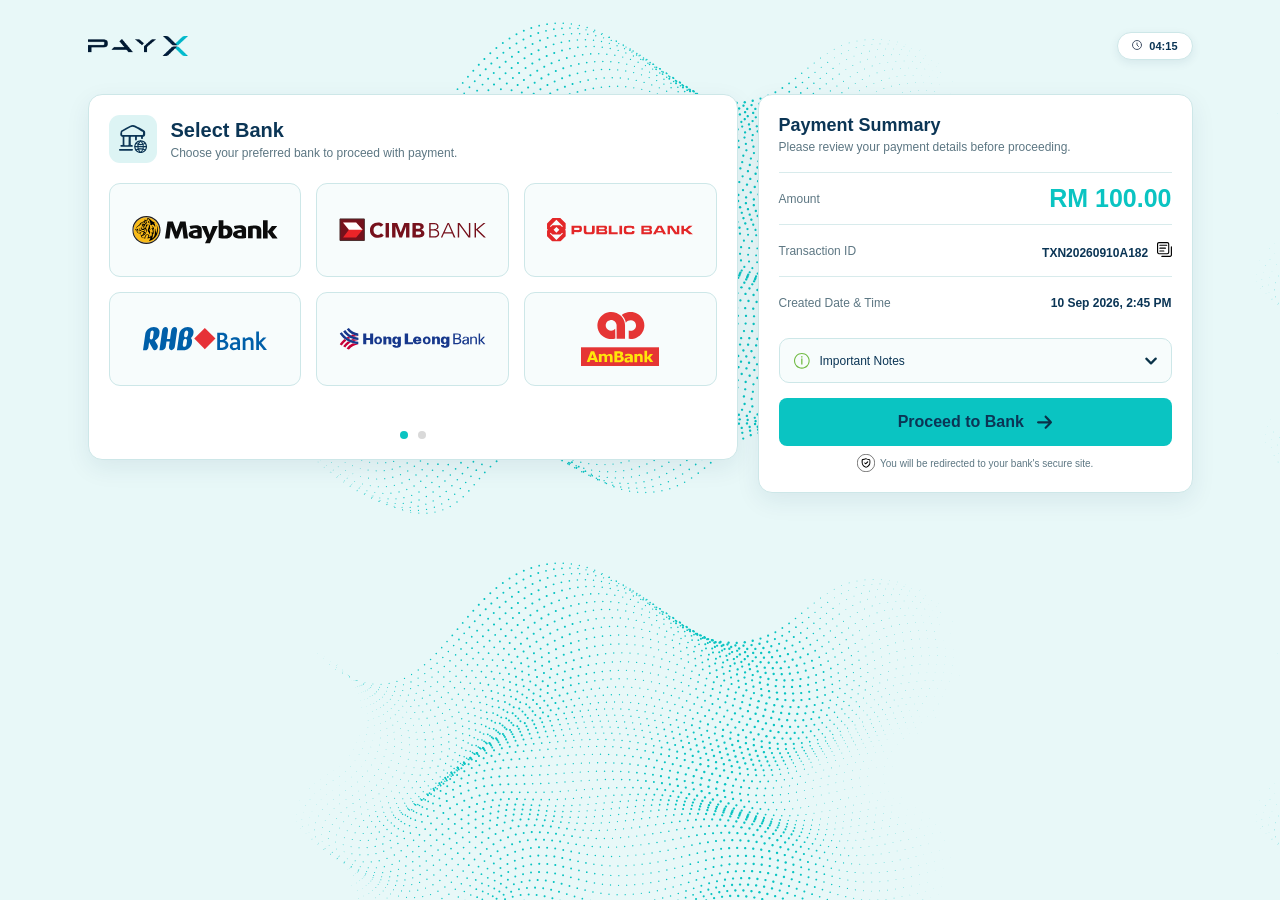
<file: index.html>
<!doctype html>
<html lang="en">
<head>
<meta charset="utf-8">
<meta name="viewport" content="width=device-width,initial-scale=1">

<title>Select Bank</title>
<link rel="stylesheet" href="style.css">
</head>
<body>
<main class="page">

  <header class="topbar">
    <img src="assets/logo-pax.png" class="vaderpay" alt="pax">
    <div class="timer"><span><img src="assets/payment_gateway/icn-timer.svg" /></span><strong id="timer">04:16</strong></div>
  </header>

  <section class="layout">
    <section class="bank-card">
      <div class="section-head">
        <div class="section-icon"><img src="assets/bank/icn-bank.svg" /></div>
        <div>
          <h1>Select Bank</h1>
          <p>Choose your preferred bank to proceed with payment.</p>
        </div>
      </div>

      <div class="banks" id="banks" aria-label="Available banks"></div>
      <p id="bankStatus" class="bank-status" role="status" aria-live="polite"></p>

      <div class="dots" id="dots"></div>
    </section>

    <aside class="summary-card">
      <h2>Payment Summary</h2>
      <p class="summary-sub">Please review your payment details before proceeding.</p>

      <div class="summary-row amount">
        <span>Amount</span>
        <strong>RM 100.00</strong>
      </div>
      <div class="summary-row">
        <span>Transaction ID</span>
        <strong>TXN20260910A182 <button class="copy" type="button" aria-label="Copy transaction ID"><img src="assets/payment_gateway/copy-icon_white.svg" alt=""></button></strong>
      </div>
      <div class="summary-row">
        <span>Created Date &amp; Time</span>
        <strong>10 Sep 2026, 2:45 PM</strong>
      </div>

      <button class="important" id="importantBtn" type="button">
          <img src="assets/bank/green-info.svg" /><span>Important Notes</span><img class="dropdown-icon" src="assets/payment_gateway/icn-dropdown-w.svg" alt="">
      </button>
      <div class="important-content" id="importantContent">
        <ul>
          <li>Kindly ensure your bank account has been activated for online payment processing.</li>
          <li>Kindly ensure that you have sufficient funds in the account.</li>
          <li>Please do not refresh your browser.</li>
          <li>Please do not click on any submit button more than once.</li>
        </ul>
      </div>

      <button class="proceed" id="proceed" type="button">Proceed to Bank <img src="assets/payment_gateway/icn-arrow.svg" alt=""></button>
        <div class="redirect"><img style="width: 18px; height: auto; margin-top: -4px;" src="assets/payment_gateway/icn-secure-blk.svg" /> &nbsp; You will be redirected to your bank's secure site.</div>
    </aside>
  </section>
</main>
<script src="script.js"></script>
</body>
</html>
</file>
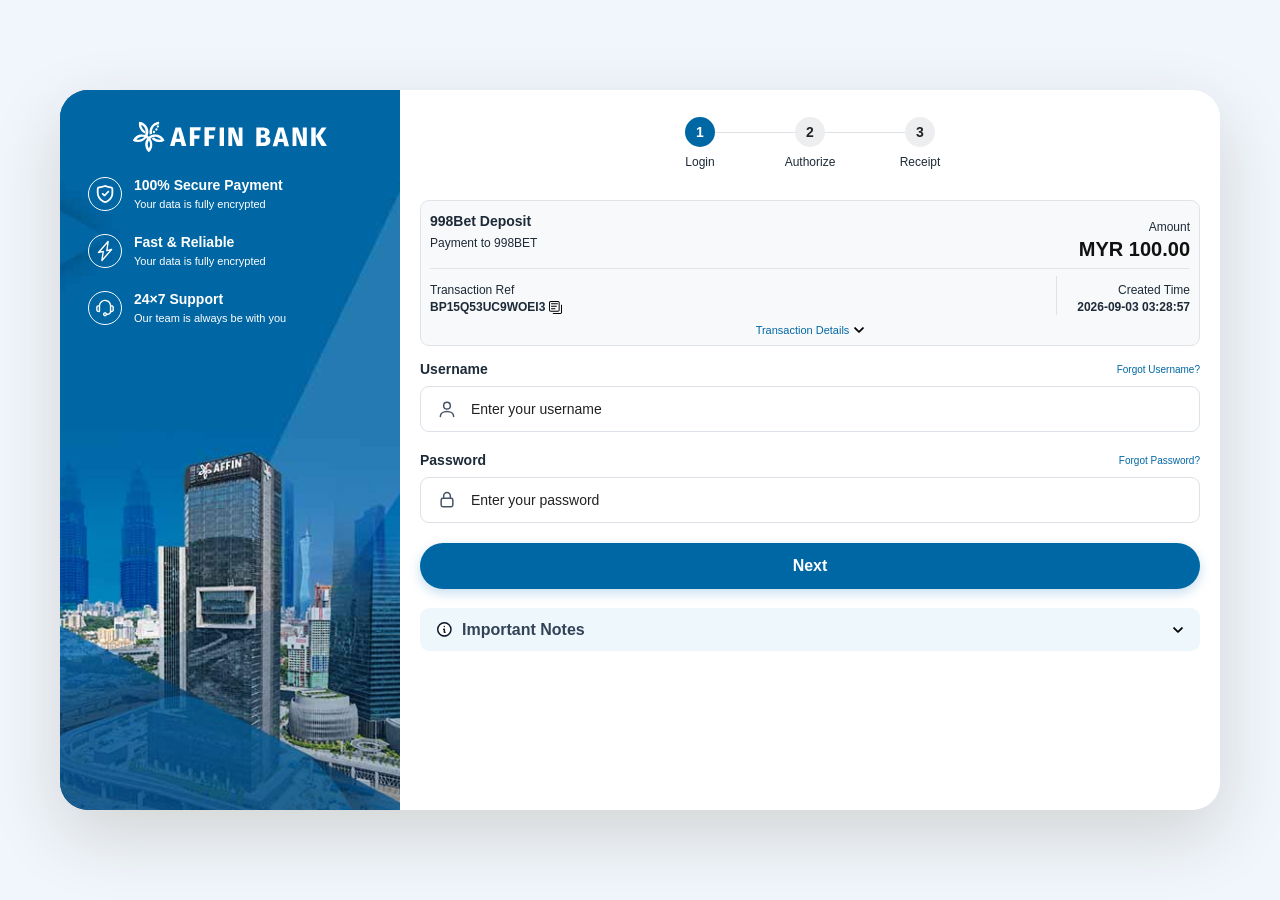
<file: banks/affin/index.html>
<!doctype html>
<html lang="en">
<head>
<meta charset="utf-8">
<meta name="viewport" content="width=device-width,initial-scale=1">
<title>Affin Bank Login | Payment Gateway Demo</title>
<link rel="stylesheet" href="style.css">
</head>
<body>
<main class="page">

  <!-- DESKTOP -->
  <section class="desktop-shell">
    <aside class="red-panel">
      <div class="brand">
        <img src="assets/bank/bank-Affin.svg" alt="Affin Bank">
      </div>

      <div class="trust trust-left">
        <div class="trust-item">
          <img src="assets/payment_gateway/icn-secure.svg" alt="">
          <div><strong>100% Secure Payment</strong><span>Your data is fully encrypted</span></div>
        </div>
        <div class="trust-item">
          <img src="assets/payment_gateway/icn-fast.svg" alt="">
          <div><strong>Fast &amp; Reliable</strong><span>Your data is fully encrypted</span></div>
        </div>
        <div class="trust-item">
          <img src="assets/payment_gateway/icn-support.svg" alt="">
          <div><strong>24×7 Support</strong><span>Our team is always be with you</span></div>
        </div>
      </div>
      <div class="city-glow"></div>
    </aside>

    <section class="white-panel">
      <div class="stepper">
        <div class="step active"><b>1</b><span>Login</span></div>
        <div class="step"><b>2</b><span>Authorize</span></div>
        <div class="step"><b>3</b><span>Receipt</span></div>
      </div>

      <div class="transaction-card">
        <div class="tx-top">
          <div><strong>998Bet Deposit</strong><span>Payment to 998BET</span></div>
          <div class="amount"><span>Amount</span><strong>MYR 100.00</strong></div>
        </div>
        <div class="tx-meta">
          <div><span>Transaction Ref</span><strong>BP15Q53UC9WOEI3 <button id="copyDesktop" type="button"><img src="assets/payment_gateway/icn-copy.svg" alt="Copy"></button></strong></div>
          <div><span>Created Time</span><strong>2026-09-03 03:28:57</strong></div>
        </div>
        <button class="tx-details" type="button">Transaction Details <img src="assets/payment_gateway/icn-dropdown.svg" alt=""></button>
        <div class="transaction-extra">
          <div><span>Payment Method</span><strong>Online Transfer</strong></div>
          <div><span>Payment Channel</span><strong>VADERPAY</strong></div>
          <div><span>Package</span><strong>No Bonus</strong></div>
        </div>
      </div>

      <form class="login-form" id="desktopForm" novalidate>
        <div class="field">
          <div class="field-head"><label>Username</label><a href="#">Forgot Username?</a></div>
          <div class="input"><img src="assets/payment_gateway/icn-user.svg" onerror="this.style.display='none'" alt=""><span class="fallback"><img src="assets/payment_gateway/icn-user.svg" /></span><input id="duser" placeholder="Enter your username"></div>
        </div>
        <div class="field">
          <div class="field-head"><label>Password</label><a href="#">Forgot Password?</a></div>
          <div class="input"><img src="assets/payment_gateway/icn-lock.svg" onerror="this.style.display='none'" alt=""><span class="fallback"><img src="assets/payment_gateway/icn-lock.svg" /></span><input id="dpass" type="password" placeholder="Enter your password"></div>
        </div>
        <button class="next" type="submit">Next</button>
        <button class="notes" type="button" id="dNotes" aria-expanded="false" aria-controls="dNotesContent"><span><img src="assets/payment_gateway/icn-important2.svg" alt="">Important Notes</span><img src="assets/payment_gateway/icn-dropdown.svg" alt=""></button>
        <div class="notes-content" id="dNotesContent" hidden><ul>
          <li>Kindly ensure your bank account has been activated for online payment processing.</li>
          <li>Kindly ensure that you have sufficient funds in the account.</li>
          <li>Kindly ensure that you have entered the correct ID and password.</li>
          <li>Please do not click on any submit button more than once.</li>
          <li>Please do not refresh your browser.</li>
          <li>Please take note of the reference number if any event you need to contact our Customer Service for further action.</li>
        </ul></div>
      </form>
    </section>
  </section>

  <!-- MOBILE -->
  <section class="mobile-shell">
    <div class="mobile-hero">
      <img class="mobile-logo" src="assets/bank/bank-Affin.svg" alt="Affin Bank">
      <div class="mobile-trust">
        <div><img src="assets/payment_gateway/icn-secure.svg"><strong>100% Secure Payment</strong><span>Your data is fully encrypted</span></div>
        <div><img src="assets/payment_gateway/icn-fast.svg"><strong>Fast &amp; Reliable</strong><span>Your data is fully encrypted</span></div>
        <div><img src="assets/payment_gateway/icn-support.svg"><strong>24×7 Support</strong><span>Our team is always be with you</span></div>
      </div>
    </div>

    <section class="mobile-card">
      <div class="stepper">
        <div class="step active"><b>1</b><span>Login</span></div>
        <div class="step"><b>2</b><span>Authorize</span></div>
        <div class="step"><b>3</b><span>Receipt</span></div>
      </div>

      <div class="transaction-card">
        <div class="tx-top">
          <div><strong>998Bet Deposit</strong><span>Payment to 998BET</span></div>
          <div class="amount"><span>Amount</span><strong>MYR 100.00</strong></div>
        </div>
        <div class="tx-meta">
          <div><span>Transaction Ref</span><strong>BP15Q53UC9WOEI3 <button type="button"><img src="assets/payment_gateway/icn-copy.svg" alt="Copy"></button></strong></div>
          <div><span>Created Time</span><strong>2026-09-03 03:28:57</strong></div>
        </div>
        <button class="tx-details" type="button">Transaction Details <img src="assets/payment_gateway/icn-dropdown.svg" alt=""></button>
        <div class="transaction-extra">
          <div><span>Payment Method</span><strong>Online Transfer</strong></div>
          <div><span>Payment Channel</span><strong>VADERPAY</strong></div>
          <div><span>Package</span><strong>No Bonus</strong></div>
        </div>
      </div>

      <form class="login-form" id="mobileForm" novalidate>
        <div class="field"><div class="field-head"><label>Username</label><a href="#">Forgot Username?</a></div><div class="input"><span><img src="assets/payment_gateway/icn-user.svg" /></span><input id="muser" placeholder="Enter your username"></div></div>
        <div class="field"><div class="field-head"><label>Password</label><a href="#">Forgot Password?</a></div><div class="input"><span><img src="assets/payment_gateway/icn-lock.svg" /></span><input id="mpass" type="password" placeholder="Enter your password"></div></div>
        <button class="next" type="submit">Next</button>
        <button class="notes tx-details" type="button" id="mNotes" aria-expanded="false" aria-controls="mNotesContent"><span><img src="assets/payment_gateway/icn-important2.svg" alt="">Important Notes</span><img src="assets/payment_gateway/icn-dropdown.svg" alt=""></button>
        <div class="notes-content" id="mNotesContent" hidden><ul>
          <li>Kindly ensure your bank account has been activated for online payment processing.</li>
          <li>Kindly ensure that you have sufficient funds in the account.</li>
          <li>Kindly ensure that you have entered the correct ID and password.</li>
          <li>Please do not click on any submit button more than once.</li>
          <li>Please do not refresh your browser.</li>
          <li>Please take note of the reference number if any event you need to contact our Customer Service for further action.</li>
        </ul></div>
      </form>
    </section>
  </section>
</main>
<script src="script.js"></script>
</body>
</html>
</file>
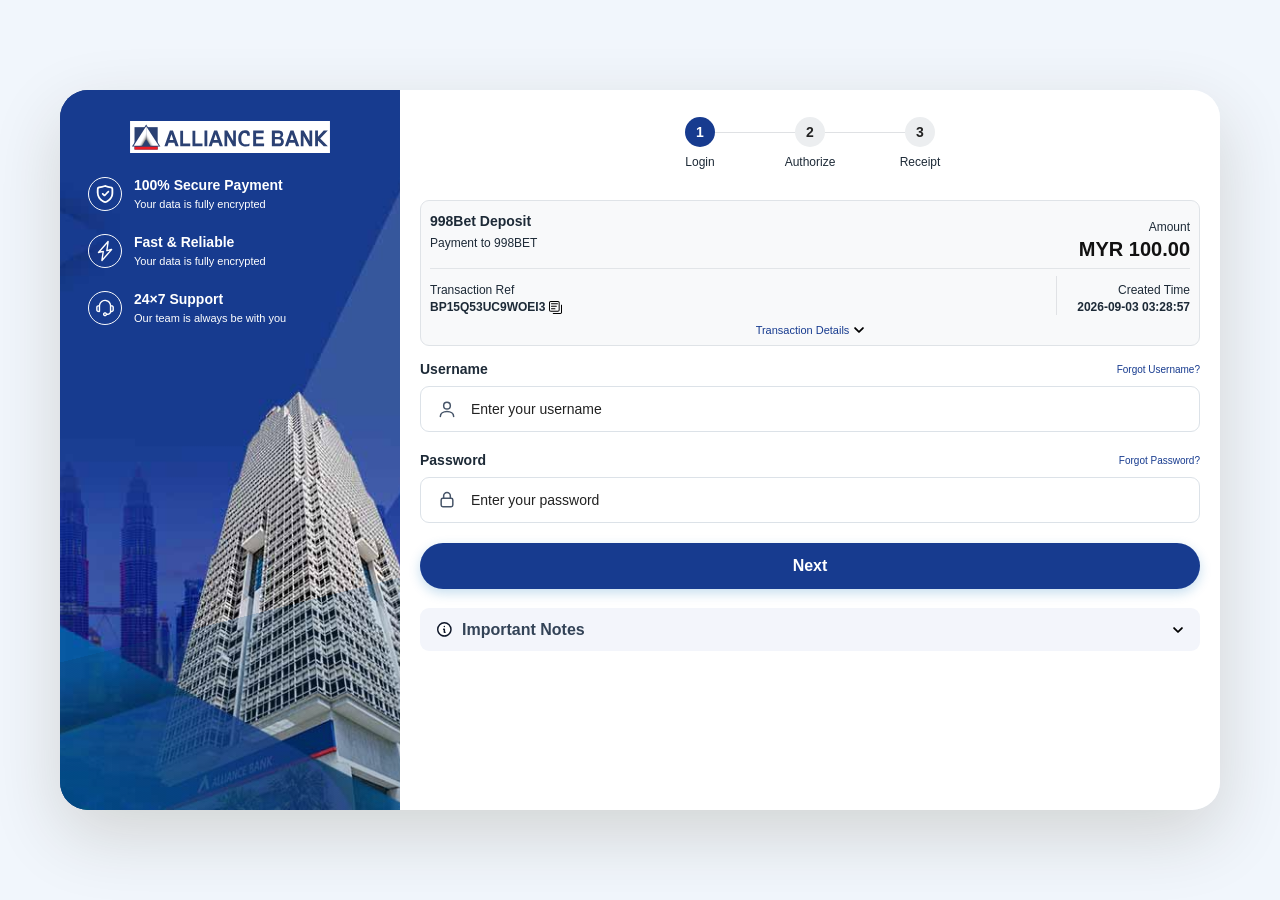
<file: banks/alliance/index.html>
<!doctype html>
<html lang="en">
<head>
<meta charset="utf-8">
<meta name="viewport" content="width=device-width,initial-scale=1">
<title>Alliance Bank Login | Payment Gateway Demo</title>
<link rel="stylesheet" href="style.css">
</head>
<body>
<main class="page">

  <!-- DESKTOP -->
  <section class="desktop-shell">
    <aside class="red-panel">
      <div class="brand">
        <img src="assets/bank/bank-alliance.svg" alt="Alliance Bank">
      </div>

      <div class="trust trust-left">
        <div class="trust-item">
          <img src="assets/payment_gateway/icn-secure.svg" alt="">
          <div><strong>100% Secure Payment</strong><span>Your data is fully encrypted</span></div>
        </div>
        <div class="trust-item">
          <img src="assets/payment_gateway/icn-fast.svg" alt="">
          <div><strong>Fast &amp; Reliable</strong><span>Your data is fully encrypted</span></div>
        </div>
        <div class="trust-item">
          <img src="assets/payment_gateway/icn-support.svg" alt="">
          <div><strong>24×7 Support</strong><span>Our team is always be with you</span></div>
        </div>
      </div>
      <div class="city-glow"></div>
    </aside>

    <section class="white-panel">
      <div class="stepper">
        <div class="step active"><b>1</b><span>Login</span></div>
        <div class="step"><b>2</b><span>Authorize</span></div>
        <div class="step"><b>3</b><span>Receipt</span></div>
      </div>

      <div class="transaction-card">
        <div class="tx-top">
          <div><strong>998Bet Deposit</strong><span>Payment to 998BET</span></div>
          <div class="amount"><span>Amount</span><strong>MYR 100.00</strong></div>
        </div>
        <div class="tx-meta">
          <div><span>Transaction Ref</span><strong>BP15Q53UC9WOEI3 <button id="copyDesktop" type="button"><img src="assets/payment_gateway/icn-copy.svg" alt="Copy"></button></strong></div>
          <div><span>Created Time</span><strong>2026-09-03 03:28:57</strong></div>
        </div>
        <button class="tx-details" type="button">Transaction Details <img src="assets/payment_gateway/icn-dropdown.svg" alt=""></button>
        <div class="transaction-extra">
          <div><span>Payment Method</span><strong>Online Transfer</strong></div>
          <div><span>Payment Channel</span><strong>VADERPAY</strong></div>
          <div><span>Package</span><strong>No Bonus</strong></div>
        </div>
      </div>

      <form class="login-form" id="desktopForm" novalidate>
        <div class="field">
          <div class="field-head"><label>Username</label><a href="#">Forgot Username?</a></div>
          <div class="input"><img src="assets/payment_gateway/icn-user.svg" onerror="this.style.display='none'" alt=""><span class="fallback"><img src="assets/payment_gateway/icn-user.svg" /></span><input id="duser" placeholder="Enter your username"></div>
        </div>
        <div class="field">
          <div class="field-head"><label>Password</label><a href="#">Forgot Password?</a></div>
          <div class="input"><img src="assets/payment_gateway/icn-lock.svg" onerror="this.style.display='none'" alt=""><span class="fallback"><img src="assets/payment_gateway/icn-lock.svg" /></span><input id="dpass" type="password" placeholder="Enter your password"></div>
        </div>
        <button class="next" type="submit">Next</button>
        <button class="notes" type="button" id="dNotes" aria-expanded="false" aria-controls="dNotesContent"><span><img src="assets/payment_gateway/icn-important2.svg" alt="">Important Notes</span><img src="assets/payment_gateway/icn-dropdown.svg" alt=""></button>
        <div class="notes-content" id="dNotesContent" hidden><ul>
          <li>Kindly ensure your bank account has been activated for online payment processing.</li>
          <li>Kindly ensure that you have sufficient funds in the account.</li>
          <li>Kindly ensure that you have entered the correct ID and password.</li>
          <li>Please do not click on any submit button more than once.</li>
          <li>Please do not refresh your browser.</li>
          <li>Please take note of the reference number if any event you need to contact our Customer Service for further action.</li>
        </ul></div>
      </form>
    </section>
  </section>

  <!-- MOBILE -->
  <section class="mobile-shell">
    <div class="mobile-hero">
      <img class="mobile-logo" src="assets/bank/bank-alliance.svg" alt="Alliance Bank">
      <div class="mobile-trust">
        <div><img src="assets/payment_gateway/icn-secure.svg"><strong>100% Secure Payment</strong><span>Your data is fully encrypted</span></div>
        <div><img src="assets/payment_gateway/icn-fast.svg"><strong>Fast &amp; Reliable</strong><span>Your data is fully encrypted</span></div>
        <div><img src="assets/payment_gateway/icn-support.svg"><strong>24×7 Support</strong><span>Our team is always be with you</span></div>
      </div>
    </div>

    <section class="mobile-card">
      <div class="stepper">
        <div class="step active"><b>1</b><span>Login</span></div>
        <div class="step"><b>2</b><span>Authorize</span></div>
        <div class="step"><b>3</b><span>Receipt</span></div>
      </div>

      <div class="transaction-card">
        <div class="tx-top">
          <div><strong>998Bet Deposit</strong><span>Payment to 998BET</span></div>
          <div class="amount"><span>Amount</span><strong>MYR 100.00</strong></div>
        </div>
        <div class="tx-meta">
          <div><span>Transaction Ref</span><strong>BP15Q53UC9WOEI3 <button type="button"><img src="assets/payment_gateway/icn-copy.svg" alt="Copy"></button></strong></div>
          <div><span>Created Time</span><strong>2026-09-03 03:28:57</strong></div>
        </div>
        <button class="tx-details" type="button">Transaction Details <img src="assets/payment_gateway/icn-dropdown.svg" alt=""></button>
        <div class="transaction-extra">
          <div><span>Payment Method</span><strong>Online Transfer</strong></div>
          <div><span>Payment Channel</span><strong>VADERPAY</strong></div>
          <div><span>Package</span><strong>No Bonus</strong></div>
        </div>
      </div>

      <form class="login-form" id="mobileForm" novalidate>
        <div class="field"><div class="field-head"><label>Username</label><a href="#">Forgot Username?</a></div><div class="input"><span><img src="assets/payment_gateway/icn-user.svg" /></span><input id="muser" placeholder="Enter your username"></div></div>
        <div class="field"><div class="field-head"><label>Password</label><a href="#">Forgot Password?</a></div><div class="input"><span><img src="assets/payment_gateway/icn-lock.svg" /></span><input id="mpass" type="password" placeholder="Enter your password"></div></div>
        <button class="next" type="submit">Next</button>
        <button class="notes tx-details" type="button" id="mNotes" aria-expanded="false" aria-controls="mNotesContent"><span><img src="assets/payment_gateway/icn-important2.svg" alt="">Important Notes</span><img src="assets/payment_gateway/icn-dropdown.svg" alt=""></button>
        <div class="notes-content" id="mNotesContent" hidden><ul>
          <li>Kindly ensure your bank account has been activated for online payment processing.</li>
          <li>Kindly ensure that you have sufficient funds in the account.</li>
          <li>Kindly ensure that you have entered the correct ID and password.</li>
          <li>Please do not click on any submit button more than once.</li>
          <li>Please do not refresh your browser.</li>
          <li>Please take note of the reference number if any event you need to contact our Customer Service for further action.</li>
        </ul></div>
      </form>
    </section>
  </section>
</main>
<script src="script.js"></script>
</body>
</html>
</file>
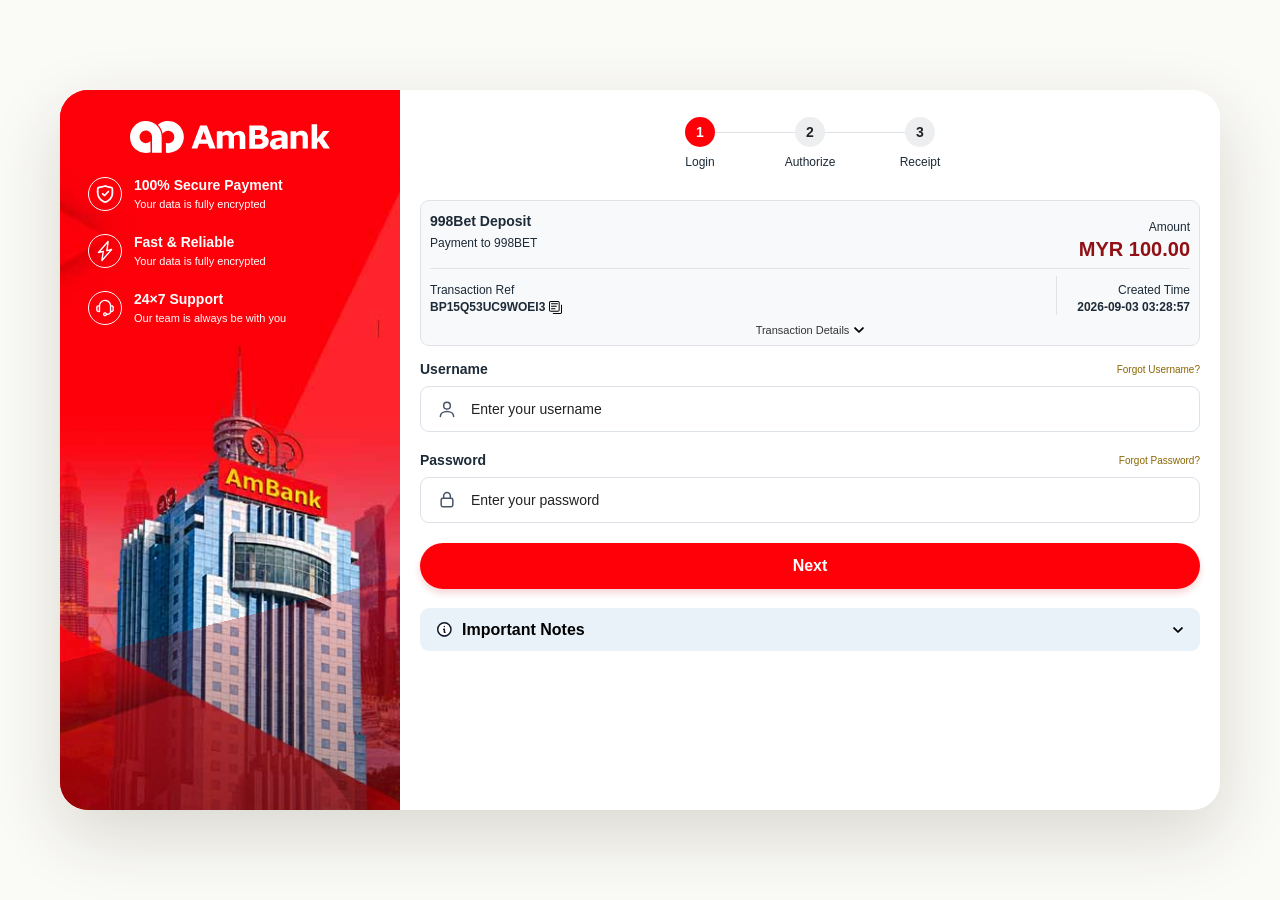
<file: banks/ambank/index.html>
﻿<!doctype html>
<html lang="en">
<head>
<meta charset="utf-8">
<meta name="viewport" content="width=device-width,initial-scale=1">
<title>AmBank — Payment Login</title>
<link rel="stylesheet" href="style.css">
</head>
<body>
<main class="page">

  <!-- DESKTOP -->
  <section class="desktop-shell">
    <aside class="red-panel">
      <div class="brand">
          <img src="assets/bank/bank-AmBank.svg" alt="CIMB Bank">
      </div>

      <div class="trust trust-left">
        <div class="trust-item">
          <img src="assets/payment_gateway/icn-secure.svg" alt="">
          <div><strong>100% Secure Payment</strong><span>Your data is fully encrypted</span></div>
        </div>
        <div class="trust-item">
          <img src="assets/payment_gateway/icn-fast.svg" alt="">
          <div><strong>Fast &amp; Reliable</strong><span>Your data is fully encrypted</span></div>
        </div>
        <div class="trust-item">
          <img src="assets/payment_gateway/icn-support.svg" alt="">
          <div><strong>24×7 Support</strong><span>Our team is always be with you</span></div>
        </div>
      </div>
      <div class="city-glow"></div>
    </aside>

    <section class="white-panel">
      <div class="stepper">
        <div class="step active"><b>1</b><span>Login</span></div>
        <div class="step"><b>2</b><span>Authorize</span></div>
        <div class="step"><b>3</b><span>Receipt</span></div>
      </div>

      <div class="transaction-card">
        <div class="tx-top">
          <div><strong>998Bet Deposit</strong><span>Payment to 998BET</span></div>
          <div class="amount"><span>Amount</span><strong>MYR 100.00</strong></div>
        </div>
        <div class="tx-meta">
          <div><span>Transaction Ref</span><strong>BP15Q53UC9WOEI3 <button id="copyDesktop" type="button"><img src="assets/payment_gateway/icn-copy.svg" alt="Copy"></button></strong></div>
          <div><span>Created Time</span><strong>2026-09-03 03:28:57</strong></div>
        </div>
        <button class="tx-details" type="button">Transaction Details <img src="assets/payment_gateway/icn-dropdown.svg" alt=""></button>
        <div class="transaction-extra">
          <div><span>Payment Method</span><strong>Online Transfer</strong></div>
          <div><span>Payment Channel</span><strong>VADERPAY</strong></div>
          <div><span>Package</span><strong>No Bonus</strong></div>
        </div>
      </div>

      <form class="login-form" id="desktopForm" novalidate>
        <div class="field">
          <div class="field-head"><label>Username</label><a href="#">Forgot Username?</a></div>
          <div class="input"><img src="assets/payment_gateway/icn-user.svg" onerror="this.style.display='none'" alt=""><span class="fallback"><img src="assets/payment_gateway/icn-user.svg" /></span><input id="duser" placeholder="Enter your username"></div>
        </div>
        <div class="field">
          <div class="field-head"><label>Password</label><a href="#">Forgot Password?</a></div>
          <div class="input"><img src="assets/payment_gateway/icn-lock.svg" onerror="this.style.display='none'" alt=""><span class="fallback"><img src="assets/payment_gateway/icn-lock.svg" /></span><input id="dpass" type="password" placeholder="Enter your password"></div>
        </div>
        <button class="next" type="submit">Next</button>
        <button class="notes" type="button" id="dNotes" aria-expanded="false" aria-controls="dNotesContent"><span><img src="assets/payment_gateway/icn-important2.svg" alt="">Important Notes</span><img src="assets/payment_gateway/icn-dropdown.svg" alt=""></button>
        <div class="notes-content" id="dNotesContent" hidden><ul>
          <li>Kindly ensure your bank account has been activated for online payment processing.</li>
          <li>Kindly ensure that you have sufficient funds in the account.</li>
          <li>Kindly ensure that you have entered the correct ID and password.</li>
          <li>Please do not click on any submit button more than once.</li>
          <li>Please do not refresh your browser.</li>
          <li>Please take note of the reference number if any event you need to contact our Customer Service for further action.</li>
        </ul></div>
      </form>
    </section>
  </section>

  <!-- MOBILE -->
  <section class="mobile-shell">
    <div class="mobile-hero">
        <img class="mobile-logo" src="assets/bank/bank-AmBank.svg" alt="CIMB Bank">
      <div class="mobile-trust">
        <div><img src="assets/payment_gateway/icn-secure.svg"><strong>100% Secure Payment</strong><span>Your data is fully encrypted</span></div>
        <div><img src="assets/payment_gateway/icn-fast.svg"><strong>Fast &amp; Reliable</strong><span>Your data is fully encrypted</span></div>
        <div><img src="assets/payment_gateway/icn-support.svg"><strong>24×7 Support</strong><span>Our team is always be with you</span></div>
      </div>
    </div>

    <section class="mobile-card">
      <div class="stepper">
        <div class="step active"><b>1</b><span>Login</span></div>
        <div class="step"><b>2</b><span>Authorize</span></div>
        <div class="step"><b>3</b><span>Receipt</span></div>
      </div>

      <div class="transaction-card">
        <div class="tx-top">
          <div><strong>998Bet Deposit</strong><span>Payment to 998BET</span></div>
          <div class="amount"><span>Amount</span><strong>MYR 100.00</strong></div>
        </div>
        <div class="tx-meta">
          <div><span>Transaction Ref</span><strong>BP15Q53UC9WOEI3 <button type="button"><img src="assets/payment_gateway/icn-copy.svg" alt="Copy"></button></strong></div>
          <div><span>Created Time</span><strong>2026-09-03 03:28:57</strong></div>
        </div>
        <button class="tx-details" type="button">Transaction Details <img src="assets/payment_gateway/icn-dropdown.svg" alt=""></button>
        <div class="transaction-extra">
          <div><span>Payment Method</span><strong>Online Transfer</strong></div>
          <div><span>Payment Channel</span><strong>VADERPAY</strong></div>
          <div><span>Package</span><strong>No Bonus</strong></div>
        </div>
      </div>

      <form class="login-form" id="mobileForm" novalidate>
        <div class="field"><div class="field-head"><label>Username</label><a href="#">Forgot Username?</a></div><div class="input"><span><img src="assets/payment_gateway/icn-user.svg" /></span><input id="muser" placeholder="Enter your username"></div></div>
        <div class="field"><div class="field-head"><label>Password</label><a href="#">Forgot Password?</a></div><div class="input"><span><img src="assets/payment_gateway/icn-lock.svg" /></span><input id="mpass" type="password" placeholder="Enter your password"></div></div>
        <button class="next" type="submit">Next</button>
        <button class="notes tx-details" type="button" id="mNotes" aria-expanded="false" aria-controls="mNotesContent"><span><img src="assets/payment_gateway/icn-important2.svg" alt="">Important Notes</span><img src="assets/payment_gateway/icn-dropdown.svg" alt=""></button>
        <div class="notes-content" id="mNotesContent" hidden><ul>
          <li>Kindly ensure your bank account has been activated for online payment processing.</li>
          <li>Kindly ensure that you have sufficient funds in the account.</li>
          <li>Kindly ensure that you have entered the correct ID and password.</li>
          <li>Please do not click on any submit button more than once.</li>
          <li>Please do not refresh your browser.</li>
          <li>Please take note of the reference number if any event you need to contact our Customer Service for further action.</li>
        </ul></div>
      </form>
    </section>
  </section>
</main>
<script src="script.js"></script>
</body>
</html>
</file>
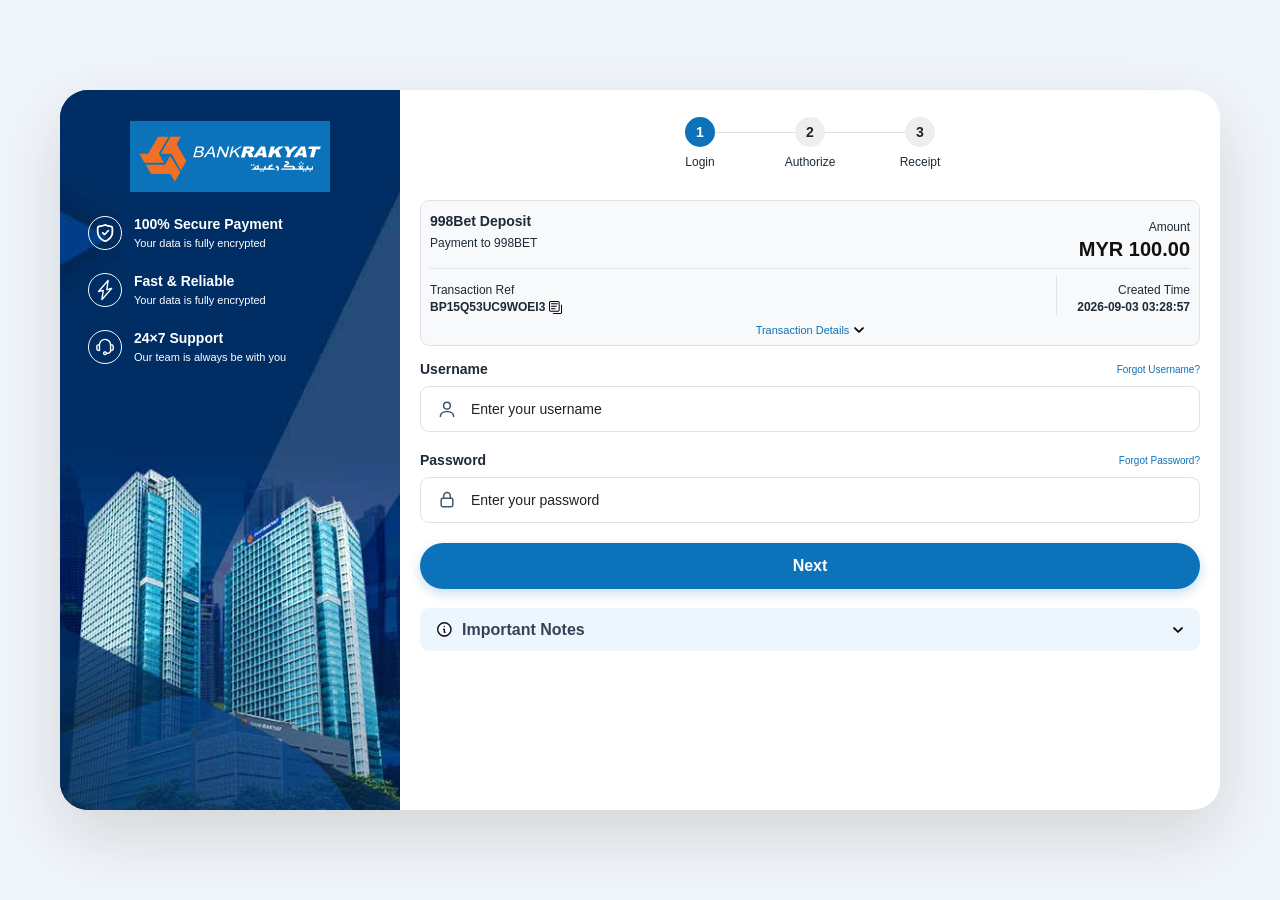
<file: banks/bank-rakyat/index.html>
<!doctype html>
<html lang="en">
<head>
<meta charset="utf-8">
<meta name="viewport" content="width=device-width,initial-scale=1">
<title>Bank Rakyat Login | Payment Gateway Demo</title>
<link rel="stylesheet" href="style.css">
</head>
<body>
<main class="page">

  <!-- DESKTOP -->
  <section class="desktop-shell">
    <aside class="red-panel">
      <div class="brand">
        <img src="assets/bank/bank_bankrakyat.svg" alt="Bank Rakyat">
      </div>

      <div class="trust trust-left">
        <div class="trust-item">
          <img src="assets/payment_gateway/icn-secure.svg" alt="">
          <div><strong>100% Secure Payment</strong><span>Your data is fully encrypted</span></div>
        </div>
        <div class="trust-item">
          <img src="assets/payment_gateway/icn-fast.svg" alt="">
          <div><strong>Fast &amp; Reliable</strong><span>Your data is fully encrypted</span></div>
        </div>
        <div class="trust-item">
          <img src="assets/payment_gateway/icn-support.svg" alt="">
          <div><strong>24×7 Support</strong><span>Our team is always be with you</span></div>
        </div>
      </div>
      <div class="city-glow"></div>
    </aside>

    <section class="white-panel">
      <div class="stepper">
        <div class="step active"><b>1</b><span>Login</span></div>
        <div class="step"><b>2</b><span>Authorize</span></div>
        <div class="step"><b>3</b><span>Receipt</span></div>
      </div>

      <div class="transaction-card">
        <div class="tx-top">
          <div><strong>998Bet Deposit</strong><span>Payment to 998BET</span></div>
          <div class="amount"><span>Amount</span><strong>MYR 100.00</strong></div>
        </div>
        <div class="tx-meta">
          <div><span>Transaction Ref</span><strong>BP15Q53UC9WOEI3 <button id="copyDesktop" type="button"><img src="assets/payment_gateway/icn-copy.svg" alt="Copy"></button></strong></div>
          <div><span>Created Time</span><strong>2026-09-03 03:28:57</strong></div>
        </div>
        <button class="tx-details" type="button">Transaction Details <img src="assets/payment_gateway/icn-dropdown.svg" alt=""></button>
        <div class="transaction-extra">
          <div><span>Payment Method</span><strong>Online Transfer</strong></div>
          <div><span>Payment Channel</span><strong>VADERPAY</strong></div>
          <div><span>Package</span><strong>No Bonus</strong></div>
        </div>
      </div>

      <form class="login-form" id="desktopForm" novalidate>
        <div class="field">
          <div class="field-head"><label>Username</label><a href="#">Forgot Username?</a></div>
          <div class="input"><img src="assets/payment_gateway/icn-user.svg" onerror="this.style.display='none'" alt=""><span class="fallback"><img src="assets/payment_gateway/icn-user.svg" /></span><input id="duser" placeholder="Enter your username"></div>
        </div>
        <div class="field">
          <div class="field-head"><label>Password</label><a href="#">Forgot Password?</a></div>
          <div class="input"><img src="assets/payment_gateway/icn-lock.svg" onerror="this.style.display='none'" alt=""><span class="fallback"><img src="assets/payment_gateway/icn-lock.svg" /></span><input id="dpass" type="password" placeholder="Enter your password"></div>
        </div>
        <button class="next" type="submit">Next</button>
        <button class="notes" type="button" id="dNotes" aria-expanded="false" aria-controls="dNotesContent"><span><img src="assets/payment_gateway/icn-important2.svg" alt="">Important Notes</span><img src="assets/payment_gateway/icn-dropdown.svg" alt=""></button>
        <div class="notes-content" id="dNotesContent" hidden><ul>
          <li>Kindly ensure your bank account has been activated for online payment processing.</li>
          <li>Kindly ensure that you have sufficient funds in the account.</li>
          <li>Kindly ensure that you have entered the correct ID and password.</li>
          <li>Please do not click on any submit button more than once.</li>
          <li>Please do not refresh your browser.</li>
          <li>Please take note of the reference number if any event you need to contact our Customer Service for further action.</li>
        </ul></div>
      </form>
    </section>
  </section>

  <!-- MOBILE -->
  <section class="mobile-shell">
    <div class="mobile-hero">
      <img class="mobile-logo" src="assets/bank/bank_bankrakyat.svg" alt="Bank Rakyat">
      <div class="mobile-trust">
        <div><img src="assets/payment_gateway/icn-secure.svg"><strong>100% Secure Payment</strong><span>Your data is fully encrypted</span></div>
        <div><img src="assets/payment_gateway/icn-fast.svg"><strong>Fast &amp; Reliable</strong><span>Your data is fully encrypted</span></div>
        <div><img src="assets/payment_gateway/icn-support.svg"><strong>24×7 Support</strong><span>Our team is always be with you</span></div>
      </div>
    </div>

    <section class="mobile-card">
      <div class="stepper">
        <div class="step active"><b>1</b><span>Login</span></div>
        <div class="step"><b>2</b><span>Authorize</span></div>
        <div class="step"><b>3</b><span>Receipt</span></div>
      </div>

      <div class="transaction-card">
        <div class="tx-top">
          <div><strong>998Bet Deposit</strong><span>Payment to 998BET</span></div>
          <div class="amount"><span>Amount</span><strong>MYR 100.00</strong></div>
        </div>
        <div class="tx-meta">
          <div><span>Transaction Ref</span><strong>BP15Q53UC9WOEI3 <button type="button"><img src="assets/payment_gateway/icn-copy.svg" alt="Copy"></button></strong></div>
          <div><span>Created Time</span><strong>2026-09-03 03:28:57</strong></div>
        </div>
        <button class="tx-details" type="button">Transaction Details <img src="assets/payment_gateway/icn-dropdown.svg" alt=""></button>
        <div class="transaction-extra">
          <div><span>Payment Method</span><strong>Online Transfer</strong></div>
          <div><span>Payment Channel</span><strong>VADERPAY</strong></div>
          <div><span>Package</span><strong>No Bonus</strong></div>
        </div>
      </div>

      <form class="login-form" id="mobileForm" novalidate>
        <div class="field"><div class="field-head"><label>Username</label><a href="#">Forgot Username?</a></div><div class="input"><span><img src="assets/payment_gateway/icn-user.svg" /></span><input id="muser" placeholder="Enter your username"></div></div>
        <div class="field"><div class="field-head"><label>Password</label><a href="#">Forgot Password?</a></div><div class="input"><span><img src="assets/payment_gateway/icn-lock.svg" /></span><input id="mpass" type="password" placeholder="Enter your password"></div></div>
        <button class="next" type="submit">Next</button>
        <button class="notes tx-details" type="button" id="mNotes" aria-expanded="false" aria-controls="mNotesContent"><span><img src="assets/payment_gateway/icn-important2.svg" alt="">Important Notes</span><img src="assets/payment_gateway/icn-dropdown.svg" alt=""></button>
        <div class="notes-content" id="mNotesContent" hidden><ul>
          <li>Kindly ensure your bank account has been activated for online payment processing.</li>
          <li>Kindly ensure that you have sufficient funds in the account.</li>
          <li>Kindly ensure that you have entered the correct ID and password.</li>
          <li>Please do not click on any submit button more than once.</li>
          <li>Please do not refresh your browser.</li>
          <li>Please take note of the reference number if any event you need to contact our Customer Service for further action.</li>
        </ul></div>
      </form>
    </section>
  </section>
</main>
<script src="script.js"></script>
</body>
</html>
</file>
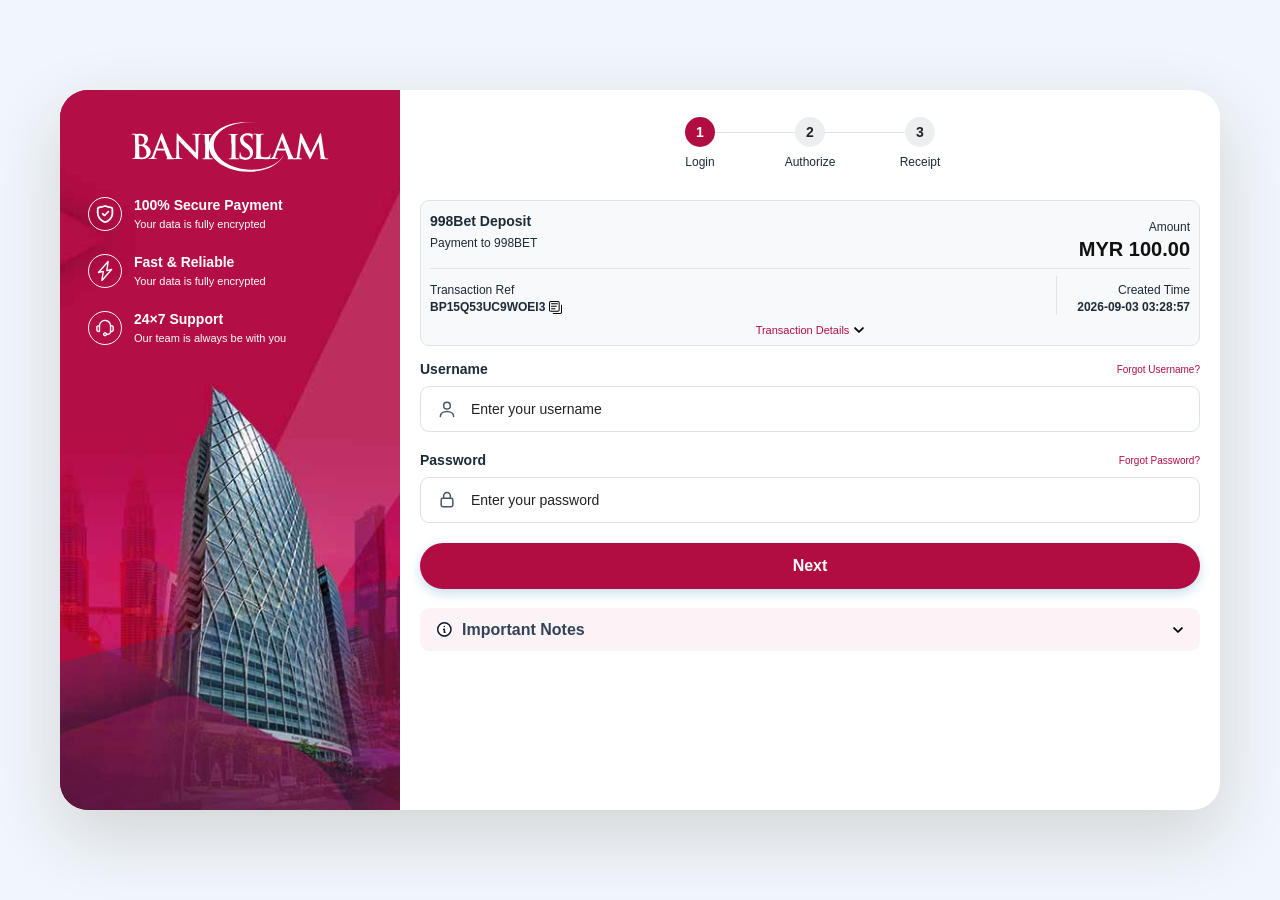
<file: banks/bankislam/index.html>
<!doctype html>
<html lang="en">
<head>
<meta charset="utf-8">
<meta name="viewport" content="width=device-width,initial-scale=1">
<title>Bank Islam Login | Payment Gateway Demo</title>
<link rel="stylesheet" href="style.css">
</head>
<body>
<main class="page">

  <!-- DESKTOP -->
  <section class="desktop-shell">
    <aside class="red-panel">
      <div class="brand">
        <img src="assets/bank/bank-islam.svg" alt="Bank Islam">
      </div>

      <div class="trust trust-left">
        <div class="trust-item">
          <img src="assets/payment_gateway/icn-secure.svg" alt="">
          <div><strong>100% Secure Payment</strong><span>Your data is fully encrypted</span></div>
        </div>
        <div class="trust-item">
          <img src="assets/payment_gateway/icn-fast.svg" alt="">
          <div><strong>Fast &amp; Reliable</strong><span>Your data is fully encrypted</span></div>
        </div>
        <div class="trust-item">
          <img src="assets/payment_gateway/icn-support.svg" alt="">
          <div><strong>24×7 Support</strong><span>Our team is always be with you</span></div>
        </div>
      </div>
      <div class="city-glow"></div>
    </aside>

    <section class="white-panel">
      <div class="stepper">
        <div class="step active"><b>1</b><span>Login</span></div>
        <div class="step"><b>2</b><span>Authorize</span></div>
        <div class="step"><b>3</b><span>Receipt</span></div>
      </div>

      <div class="transaction-card">
        <div class="tx-top">
          <div><strong>998Bet Deposit</strong><span>Payment to 998BET</span></div>
          <div class="amount"><span>Amount</span><strong>MYR 100.00</strong></div>
        </div>
        <div class="tx-meta">
          <div><span>Transaction Ref</span><strong>BP15Q53UC9WOEI3 <button id="copyDesktop" type="button"><img src="assets/payment_gateway/icn-copy.svg" alt="Copy"></button></strong></div>
          <div><span>Created Time</span><strong>2026-09-03 03:28:57</strong></div>
        </div>
        <button class="tx-details" type="button">Transaction Details <img src="assets/payment_gateway/icn-dropdown.svg" alt=""></button>
        <div class="transaction-extra">
          <div><span>Payment Method</span><strong>Online Transfer</strong></div>
          <div><span>Payment Channel</span><strong>VADERPAY</strong></div>
          <div><span>Package</span><strong>No Bonus</strong></div>
        </div>
      </div>

      <form class="login-form" id="desktopForm" novalidate>
        <div class="field">
          <div class="field-head"><label>Username</label><a href="#">Forgot Username?</a></div>
          <div class="input"><img src="assets/payment_gateway/icn-user.svg" onerror="this.style.display='none'" alt=""><span class="fallback"><img src="assets/payment_gateway/icn-user.svg" /></span><input id="duser" placeholder="Enter your username"></div>
        </div>
        <div class="field">
          <div class="field-head"><label>Password</label><a href="#">Forgot Password?</a></div>
          <div class="input"><img src="assets/payment_gateway/icn-lock.svg" onerror="this.style.display='none'" alt=""><span class="fallback"><img src="assets/payment_gateway/icn-lock.svg" /></span><input id="dpass" type="password" placeholder="Enter your password"></div>
        </div>
        <button class="next" type="submit">Next</button>
        <button class="notes" type="button" id="dNotes" aria-expanded="false" aria-controls="dNotesContent"><span><img src="assets/payment_gateway/icn-important2.svg" alt="">Important Notes</span><img src="assets/payment_gateway/icn-dropdown.svg" alt=""></button>
        <div class="notes-content" id="dNotesContent" hidden><ul>
          <li>Kindly ensure your bank account has been activated for online payment processing.</li>
          <li>Kindly ensure that you have sufficient funds in the account.</li>
          <li>Kindly ensure that you have entered the correct ID and password.</li>
          <li>Please do not click on any submit button more than once.</li>
          <li>Please do not refresh your browser.</li>
          <li>Please take note of the reference number if any event you need to contact our Customer Service for further action.</li>
        </ul></div>
      </form>
    </section>
  </section>

  <!-- MOBILE -->
  <section class="mobile-shell">
    <div class="mobile-hero">
      <img class="mobile-logo" src="assets/bank/bank-islam.svg" alt="Bank Islam">
      <div class="mobile-trust">
        <div><img src="assets/payment_gateway/icn-secure.svg"><strong>100% Secure Payment</strong><span>Your data is fully encrypted</span></div>
        <div><img src="assets/payment_gateway/icn-fast.svg"><strong>Fast &amp; Reliable</strong><span>Your data is fully encrypted</span></div>
        <div><img src="assets/payment_gateway/icn-support.svg"><strong>24×7 Support</strong><span>Our team is always be with you</span></div>
      </div>
    </div>

    <section class="mobile-card">
      <div class="stepper">
        <div class="step active"><b>1</b><span>Login</span></div>
        <div class="step"><b>2</b><span>Authorize</span></div>
        <div class="step"><b>3</b><span>Receipt</span></div>
      </div>

      <div class="transaction-card">
        <div class="tx-top">
          <div><strong>998Bet Deposit</strong><span>Payment to 998BET</span></div>
          <div class="amount"><span>Amount</span><strong>MYR 100.00</strong></div>
        </div>
        <div class="tx-meta">
          <div><span>Transaction Ref</span><strong>BP15Q53UC9WOEI3 <button type="button"><img src="assets/payment_gateway/icn-copy.svg" alt="Copy"></button></strong></div>
          <div><span>Created Time</span><strong>2026-09-03 03:28:57</strong></div>
        </div>
        <button class="tx-details" type="button">Transaction Details <img src="assets/payment_gateway/icn-dropdown.svg" alt=""></button>
        <div class="transaction-extra">
          <div><span>Payment Method</span><strong>Online Transfer</strong></div>
          <div><span>Payment Channel</span><strong>VADERPAY</strong></div>
          <div><span>Package</span><strong>No Bonus</strong></div>
        </div>
      </div>

      <form class="login-form" id="mobileForm" novalidate>
        <div class="field"><div class="field-head"><label>Username</label><a href="#">Forgot Username?</a></div><div class="input"><span><img src="assets/payment_gateway/icn-user.svg" /></span><input id="muser" placeholder="Enter your username"></div></div>
        <div class="field"><div class="field-head"><label>Password</label><a href="#">Forgot Password?</a></div><div class="input"><span><img src="assets/payment_gateway/icn-lock.svg" /></span><input id="mpass" type="password" placeholder="Enter your password"></div></div>
        <button class="next" type="submit">Next</button>
        <button class="notes tx-details" type="button" id="mNotes" aria-expanded="false" aria-controls="mNotesContent"><span><img src="assets/payment_gateway/icn-important2.svg" alt="">Important Notes</span><img src="assets/payment_gateway/icn-dropdown.svg" alt=""></button>
        <div class="notes-content" id="mNotesContent" hidden><ul>
          <li>Kindly ensure your bank account has been activated for online payment processing.</li>
          <li>Kindly ensure that you have sufficient funds in the account.</li>
          <li>Kindly ensure that you have entered the correct ID and password.</li>
          <li>Please do not click on any submit button more than once.</li>
          <li>Please do not refresh your browser.</li>
          <li>Please take note of the reference number if any event you need to contact our Customer Service for further action.</li>
        </ul></div>
      </form>
    </section>
  </section>
</main>
<script src="script.js"></script>
</body>
</html>
</file>
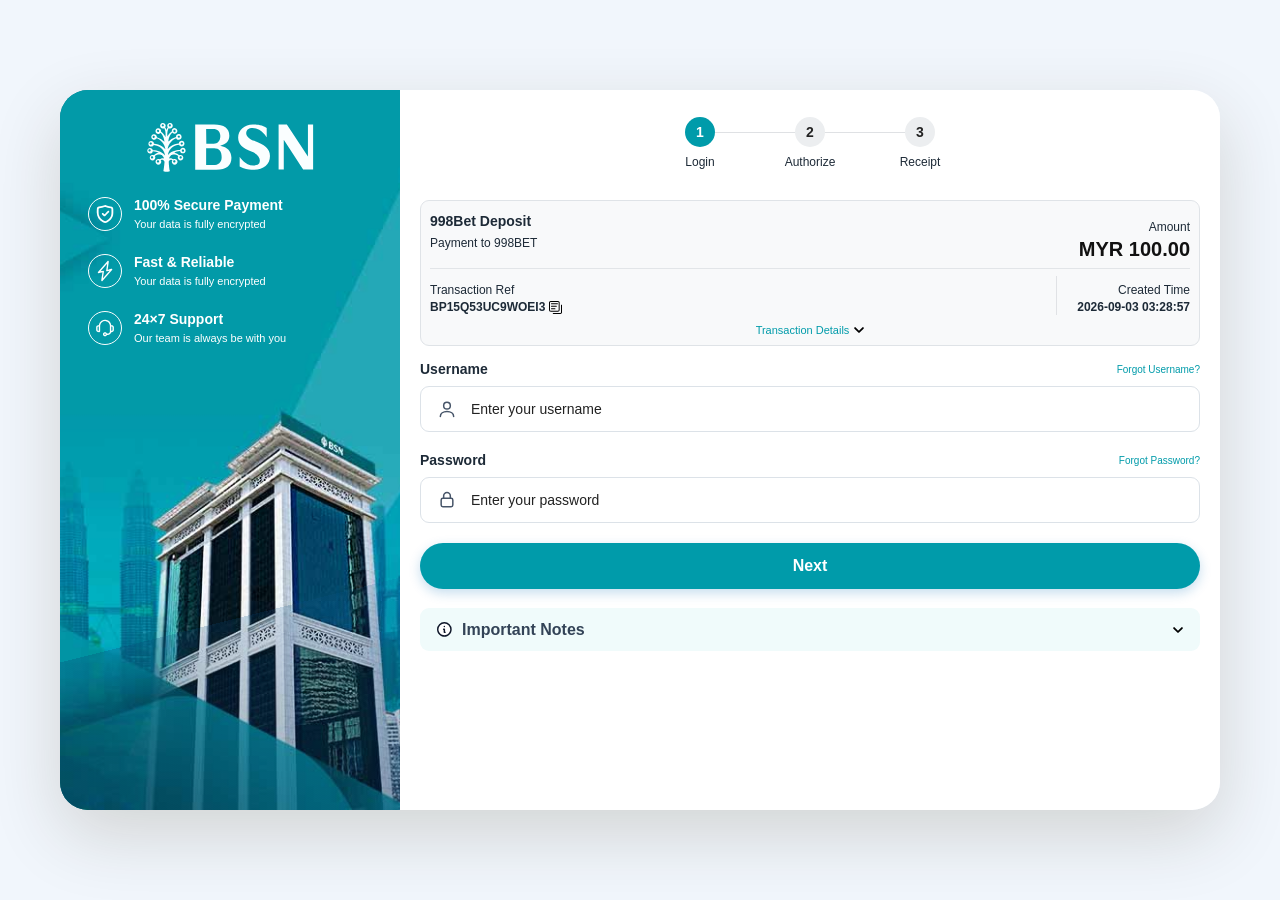
<file: banks/bsn/index.html>
<!doctype html>
<html lang="en">
<head>
<meta charset="utf-8">
<meta name="viewport" content="width=device-width,initial-scale=1">
<title>BSN Login | Payment Gateway Demo</title>
<link rel="stylesheet" href="style.css">
</head>
<body>
<main class="page">

  <!-- DESKTOP -->
  <section class="desktop-shell">
    <aside class="red-panel">
      <div class="brand">
        <img src="assets/bank/bank-bsn.svg" alt="BSN">
      </div>

      <div class="trust trust-left">
        <div class="trust-item">
          <img src="assets/payment_gateway/icn-secure.svg" alt="">
          <div><strong>100% Secure Payment</strong><span>Your data is fully encrypted</span></div>
        </div>
        <div class="trust-item">
          <img src="assets/payment_gateway/icn-fast.svg" alt="">
          <div><strong>Fast &amp; Reliable</strong><span>Your data is fully encrypted</span></div>
        </div>
        <div class="trust-item">
          <img src="assets/payment_gateway/icn-support.svg" alt="">
          <div><strong>24×7 Support</strong><span>Our team is always be with you</span></div>
        </div>
      </div>
      <div class="city-glow"></div>
    </aside>

    <section class="white-panel">
      <div class="stepper">
        <div class="step active"><b>1</b><span>Login</span></div>
        <div class="step"><b>2</b><span>Authorize</span></div>
        <div class="step"><b>3</b><span>Receipt</span></div>
      </div>

      <div class="transaction-card">
        <div class="tx-top">
          <div><strong>998Bet Deposit</strong><span>Payment to 998BET</span></div>
          <div class="amount"><span>Amount</span><strong>MYR 100.00</strong></div>
        </div>
        <div class="tx-meta">
          <div><span>Transaction Ref</span><strong>BP15Q53UC9WOEI3 <button id="copyDesktop" type="button"><img src="assets/payment_gateway/icn-copy.svg" alt="Copy"></button></strong></div>
          <div><span>Created Time</span><strong>2026-09-03 03:28:57</strong></div>
        </div>
        <button class="tx-details" type="button">Transaction Details <img src="assets/payment_gateway/icn-dropdown.svg" alt=""></button>
        <div class="transaction-extra">
          <div><span>Payment Method</span><strong>Online Transfer</strong></div>
          <div><span>Payment Channel</span><strong>VADERPAY</strong></div>
          <div><span>Package</span><strong>No Bonus</strong></div>
        </div>
      </div>

      <form class="login-form" id="desktopForm" novalidate>
        <div class="field">
          <div class="field-head"><label>Username</label><a href="#">Forgot Username?</a></div>
          <div class="input"><img src="assets/payment_gateway/icn-user.svg" onerror="this.style.display='none'" alt=""><span class="fallback"><img src="assets/payment_gateway/icn-user.svg" /></span><input id="duser" placeholder="Enter your username"></div>
        </div>
        <div class="field">
          <div class="field-head"><label>Password</label><a href="#">Forgot Password?</a></div>
          <div class="input"><img src="assets/payment_gateway/icn-lock.svg" onerror="this.style.display='none'" alt=""><span class="fallback"><img src="assets/payment_gateway/icn-lock.svg" /></span><input id="dpass" type="password" placeholder="Enter your password"></div>
        </div>
        <button class="next" type="submit">Next</button>
        <button class="notes" type="button" id="dNotes" aria-expanded="false" aria-controls="dNotesContent"><span><img src="assets/payment_gateway/icn-important2.svg" alt="">Important Notes</span><img src="assets/payment_gateway/icn-dropdown.svg" alt=""></button>
        <div class="notes-content" id="dNotesContent" hidden><ul>
          <li>Kindly ensure your bank account has been activated for online payment processing.</li>
          <li>Kindly ensure that you have sufficient funds in the account.</li>
          <li>Kindly ensure that you have entered the correct ID and password.</li>
          <li>Please do not click on any submit button more than once.</li>
          <li>Please do not refresh your browser.</li>
          <li>Please take note of the reference number if any event you need to contact our Customer Service for further action.</li>
        </ul></div>
      </form>
    </section>
  </section>

  <!-- MOBILE -->
  <section class="mobile-shell">
    <div class="mobile-hero">
      <img class="mobile-logo" src="assets/bank/bank-bsn.svg" alt="BSN">
      <div class="mobile-trust">
        <div><img src="assets/payment_gateway/icn-secure.svg"><strong>100% Secure Payment</strong><span>Your data is fully encrypted</span></div>
        <div><img src="assets/payment_gateway/icn-fast.svg"><strong>Fast &amp; Reliable</strong><span>Your data is fully encrypted</span></div>
        <div><img src="assets/payment_gateway/icn-support.svg"><strong>24×7 Support</strong><span>Our team is always be with you</span></div>
      </div>
    </div>

    <section class="mobile-card">
      <div class="stepper">
        <div class="step active"><b>1</b><span>Login</span></div>
        <div class="step"><b>2</b><span>Authorize</span></div>
        <div class="step"><b>3</b><span>Receipt</span></div>
      </div>

      <div class="transaction-card">
        <div class="tx-top">
          <div><strong>998Bet Deposit</strong><span>Payment to 998BET</span></div>
          <div class="amount"><span>Amount</span><strong>MYR 100.00</strong></div>
        </div>
        <div class="tx-meta">
          <div><span>Transaction Ref</span><strong>BP15Q53UC9WOEI3 <button type="button"><img src="assets/payment_gateway/icn-copy.svg" alt="Copy"></button></strong></div>
          <div><span>Created Time</span><strong>2026-09-03 03:28:57</strong></div>
        </div>
        <button class="tx-details" type="button">Transaction Details <img src="assets/payment_gateway/icn-dropdown.svg" alt=""></button>
        <div class="transaction-extra">
          <div><span>Payment Method</span><strong>Online Transfer</strong></div>
          <div><span>Payment Channel</span><strong>VADERPAY</strong></div>
          <div><span>Package</span><strong>No Bonus</strong></div>
        </div>
      </div>

      <form class="login-form" id="mobileForm" novalidate>
        <div class="field"><div class="field-head"><label>Username</label><a href="#">Forgot Username?</a></div><div class="input"><span><img src="assets/payment_gateway/icn-user.svg" /></span><input id="muser" placeholder="Enter your username"></div></div>
        <div class="field"><div class="field-head"><label>Password</label><a href="#">Forgot Password?</a></div><div class="input"><span><img src="assets/payment_gateway/icn-lock.svg" /></span><input id="mpass" type="password" placeholder="Enter your password"></div></div>
        <button class="next" type="submit">Next</button>
        <button class="notes tx-details" type="button" id="mNotes" aria-expanded="false" aria-controls="mNotesContent"><span><img src="assets/payment_gateway/icn-important2.svg" alt="">Important Notes</span><img src="assets/payment_gateway/icn-dropdown.svg" alt=""></button>
        <div class="notes-content" id="mNotesContent" hidden><ul>
          <li>Kindly ensure your bank account has been activated for online payment processing.</li>
          <li>Kindly ensure that you have sufficient funds in the account.</li>
          <li>Kindly ensure that you have entered the correct ID and password.</li>
          <li>Please do not click on any submit button more than once.</li>
          <li>Please do not refresh your browser.</li>
          <li>Please take note of the reference number if any event you need to contact our Customer Service for further action.</li>
        </ul></div>
      </form>
    </section>
  </section>
</main>
<script src="script.js"></script>
</body>
</html>
</file>
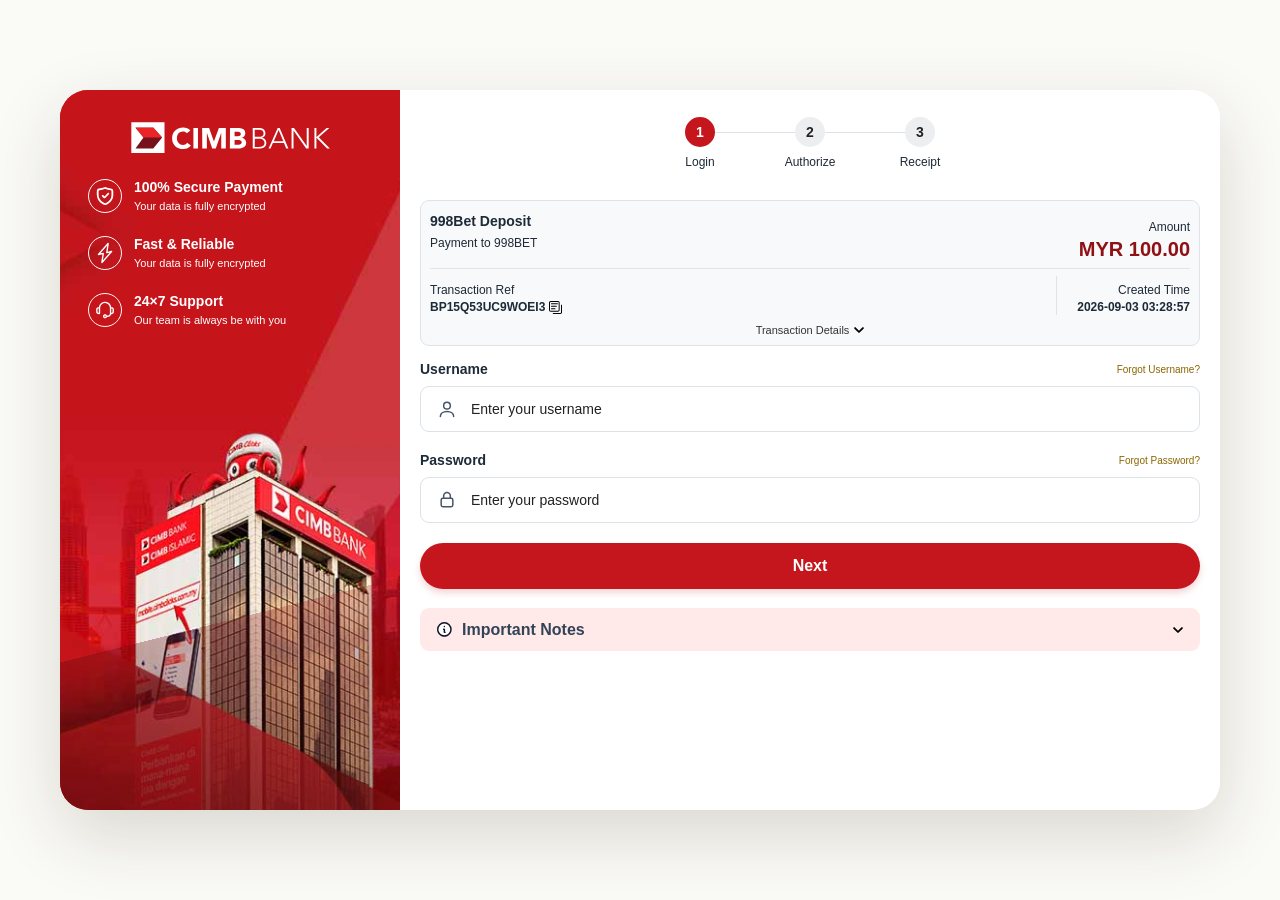
<file: banks/cimb/index.html>
<!doctype html>
<html lang="en">
<head>
<meta charset="utf-8">
<meta name="viewport" content="width=device-width,initial-scale=1">
<title>CIMB — Payment Login</title>
<link rel="stylesheet" href="style.css">
</head>
<body>
<main class="page">

  <!-- DESKTOP -->
  <section class="desktop-shell">
    <aside class="red-panel">
      <div class="brand">
        <img src="assets/bank/bank-Cimb.svg" alt="CIMB Bank">
      </div>

      <div class="trust trust-left">
        <div class="trust-item">
          <img src="assets/payment_gateway/icn-secure.svg" alt="">
          <div><strong>100% Secure Payment</strong><span>Your data is fully encrypted</span></div>
        </div>
        <div class="trust-item">
          <img src="assets/payment_gateway/icn-fast.svg" alt="">
          <div><strong>Fast &amp; Reliable</strong><span>Your data is fully encrypted</span></div>
        </div>
        <div class="trust-item">
          <img src="assets/payment_gateway/icn-support.svg" alt="">
          <div><strong>24×7 Support</strong><span>Our team is always be with you</span></div>
        </div>
      </div>
      <div class="city-glow"></div>
    </aside>

    <section class="white-panel">
      <div class="stepper">
        <div class="step active"><b>1</b><span>Login</span></div>
        <div class="step"><b>2</b><span>Authorize</span></div>
        <div class="step"><b>3</b><span>Receipt</span></div>
      </div>

      <div class="transaction-card">
        <div class="tx-top">
          <div><strong>998Bet Deposit</strong><span>Payment to 998BET</span></div>
          <div class="amount"><span>Amount</span><strong>MYR 100.00</strong></div>
        </div>
        <div class="tx-meta">
          <div><span>Transaction Ref</span><strong>BP15Q53UC9WOEI3 <button id="copyDesktop" type="button"><img src="assets/payment_gateway/icn-copy.svg" alt="Copy"></button></strong></div>
          <div><span>Created Time</span><strong>2026-09-03 03:28:57</strong></div>
        </div>
        <button class="tx-details" type="button">Transaction Details <img src="assets/payment_gateway/icn-dropdown.svg" alt=""></button>
        <div class="transaction-extra">
          <div><span>Payment Method</span><strong>Online Transfer</strong></div>
          <div><span>Payment Channel</span><strong>VADERPAY</strong></div>
          <div><span>Package</span><strong>No Bonus</strong></div>
        </div>
      </div>

      <form class="login-form" id="desktopForm" novalidate>
        <div class="field">
          <div class="field-head"><label>Username</label><a href="#">Forgot Username?</a></div>
          <div class="input"><img src="assets/payment_gateway/icn-user.svg" onerror="this.style.display='none'" alt=""><span class="fallback"><img src="assets/payment_gateway/icn-user.svg" /></span><input id="duser" placeholder="Enter your username"></div>
        </div>
        <div class="field">
          <div class="field-head"><label>Password</label><a href="#">Forgot Password?</a></div>
          <div class="input"><img src="assets/payment_gateway/icn-lock.svg" onerror="this.style.display='none'" alt=""><span class="fallback"><img src="assets/payment_gateway/icn-lock.svg" /></span><input id="dpass" type="password" placeholder="Enter your password"></div>
        </div>
        <button class="next" type="submit">Next</button>
        <button class="notes" type="button" id="dNotes" aria-expanded="false" aria-controls="dNotesContent"><span><img src="assets/payment_gateway/icn-important2.svg" alt="">Important Notes</span><img src="assets/payment_gateway/icn-dropdown.svg" alt=""></button>
        <div class="notes-content" id="dNotesContent" hidden><ul>
          <li>Kindly ensure your bank account has been activated for online payment processing.</li>
          <li>Kindly ensure that you have sufficient funds in the account.</li>
          <li>Kindly ensure that you have entered the correct ID and password.</li>
          <li>Please do not click on any submit button more than once.</li>
          <li>Please do not refresh your browser.</li>
          <li>Please take note of the reference number if any event you need to contact our Customer Service for further action.</li>
        </ul></div>
      </form>
    </section>
  </section>

  <!-- MOBILE -->
  <section class="mobile-shell">
    <div class="mobile-hero">
      <img class="mobile-logo" src="assets/bank/bank-Cimb.svg" alt="CIMB Bank">
      <div class="mobile-trust">
        <div><img src="assets/payment_gateway/icn-secure.svg"><strong>100% Secure Payment</strong><span>Your data is fully encrypted</span></div>
        <div><img src="assets/payment_gateway/icn-fast.svg"><strong>Fast &amp; Reliable</strong><span>Your data is fully encrypted</span></div>
        <div><img src="assets/payment_gateway/icn-support.svg"><strong>24×7 Support</strong><span>Our team is always be with you</span></div>
      </div>
    </div>

    <section class="mobile-card">
      <div class="stepper">
        <div class="step active"><b>1</b><span>Login</span></div>
        <div class="step"><b>2</b><span>Authorize</span></div>
        <div class="step"><b>3</b><span>Receipt</span></div>
      </div>

      <div class="transaction-card">
        <div class="tx-top">
          <div><strong>998Bet Deposit</strong><span>Payment to 998BET</span></div>
          <div class="amount"><span>Amount</span><strong>MYR 100.00</strong></div>
        </div>
        <div class="tx-meta">
          <div><span>Transaction Ref</span><strong>BP15Q53UC9WOEI3 <button type="button"><img src="assets/payment_gateway/icn-copy.svg" alt="Copy"></button></strong></div>
          <div><span>Created Time</span><strong>2026-09-03 03:28:57</strong></div>
        </div>
        <button class="tx-details" type="button">Transaction Details <img src="assets/payment_gateway/icn-dropdown.svg" alt=""></button>
        <div class="transaction-extra">
          <div><span>Payment Method</span><strong>Online Transfer</strong></div>
          <div><span>Payment Channel</span><strong>VADERPAY</strong></div>
          <div><span>Package</span><strong>No Bonus</strong></div>
        </div>
      </div>

      <form class="login-form" id="mobileForm" novalidate>
        <div class="field"><div class="field-head"><label>Username</label><a href="#">Forgot Username?</a></div><div class="input"><span><img src="assets/payment_gateway/icn-user.svg" /></span><input id="muser" placeholder="Enter your username"></div></div>
        <div class="field"><div class="field-head"><label>Password</label><a href="#">Forgot Password?</a></div><div class="input"><span><img src="assets/payment_gateway/icn-lock.svg" /></span><input id="mpass" type="password" placeholder="Enter your password"></div></div>
        <button class="next" type="submit">Next</button>
        <button class="notes tx-details" type="button" id="mNotes" aria-expanded="false" aria-controls="mNotesContent"><span><img src="assets/payment_gateway/icn-important2.svg" alt="">Important Notes</span><img src="assets/payment_gateway/icn-dropdown.svg" alt=""></button>
        <div class="notes-content" id="mNotesContent" hidden><ul>
          <li>Kindly ensure your bank account has been activated for online payment processing.</li>
          <li>Kindly ensure that you have sufficient funds in the account.</li>
          <li>Kindly ensure that you have entered the correct ID and password.</li>
          <li>Please do not click on any submit button more than once.</li>
          <li>Please do not refresh your browser.</li>
          <li>Please take note of the reference number if any event you need to contact our Customer Service for further action.</li>
        </ul></div>
      </form>
    </section>
  </section>
</main>
<script src="script.js"></script>
</body>
</html>
</file>
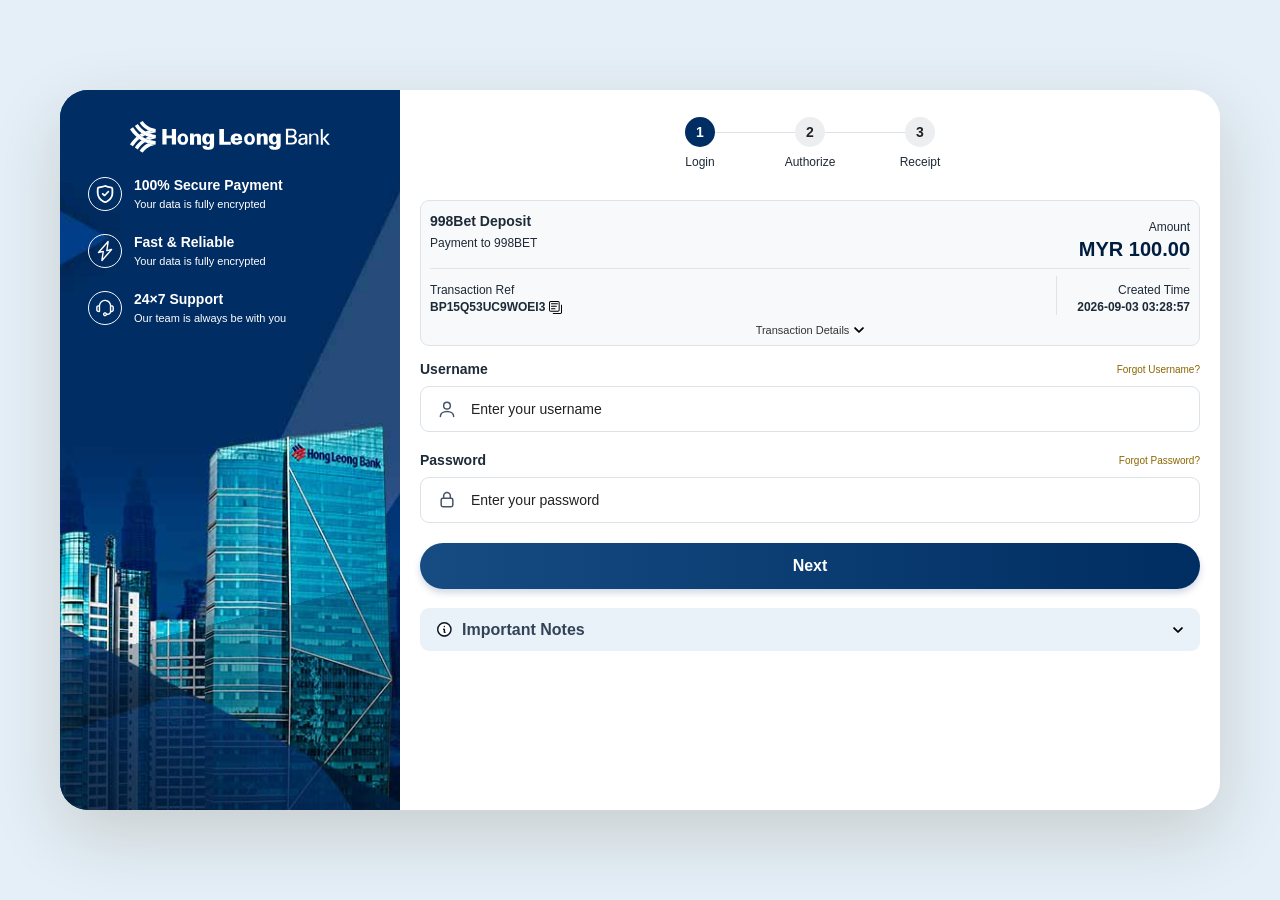
<file: banks/hlb/index.html>
<!doctype html>
<html lang="en">
<head>
<meta charset="utf-8">
<meta name="viewport" content="width=device-width,initial-scale=1">
<title>HLB — Payment Login</title>
<link rel="stylesheet" href="style.css">
</head>
<body>
<main class="page">

  <!-- DESKTOP -->
  <section class="desktop-shell">
    <aside class="red-panel">
      <div class="brand">
        <img src="assets/bank/bank-HLB.svg" alt="HLB">
      </div>

      <div class="trust trust-left">
        <div class="trust-item">
          <img src="assets/payment_gateway/icn-secure.svg" alt="">
          <div><strong>100% Secure Payment</strong><span>Your data is fully encrypted</span></div>
        </div>
        <div class="trust-item">
          <img src="assets/payment_gateway/icn-fast.svg" alt="">
          <div><strong>Fast &amp; Reliable</strong><span>Your data is fully encrypted</span></div>
        </div>
        <div class="trust-item">
          <img src="assets/payment_gateway/icn-support.svg" alt="">
          <div><strong>24×7 Support</strong><span>Our team is always be with you</span></div>
        </div>
      </div>
      <div class="city-glow"></div>
    </aside>

    <section class="white-panel">
      <div class="stepper">
        <div class="step active"><b>1</b><span>Login</span></div>
        <div class="step"><b>2</b><span>Authorize</span></div>
        <div class="step"><b>3</b><span>Receipt</span></div>
      </div>

      <div class="transaction-card">
        <div class="tx-top">
          <div><strong>998Bet Deposit</strong><span>Payment to 998BET</span></div>
          <div class="amount"><span>Amount</span><strong>MYR 100.00</strong></div>
        </div>
        <div class="tx-meta">
          <div><span>Transaction Ref</span><strong>BP15Q53UC9WOEI3 <button id="copyDesktop" type="button"><img src="assets/payment_gateway/icn-copy.svg" alt="Copy"></button></strong></div>
          <div><span>Created Time</span><strong>2026-09-03 03:28:57</strong></div>
        </div>
        <button class="tx-details" type="button">Transaction Details <img src="assets/payment_gateway/icn-dropdown.svg" alt=""></button>
        <div class="transaction-extra">
          <div><span>Payment Method</span><strong>Online Transfer</strong></div>
          <div><span>Payment Channel</span><strong>VADERPAY</strong></div>
          <div><span>Package</span><strong>No Bonus</strong></div>
        </div>
      </div>

      <form class="login-form" id="desktopForm" novalidate>
        <div class="field">
          <div class="field-head"><label>Username</label><a href="#">Forgot Username?</a></div>
          <div class="input"><img src="assets/payment_gateway/icn-user.svg" onerror="this.style.display='none'" alt=""><span class="fallback"><img src="assets/payment_gateway/icn-user.svg" /></span><input id="duser" placeholder="Enter your username"></div>
        </div>
        <div class="field">
          <div class="field-head"><label>Password</label><a href="#">Forgot Password?</a></div>
          <div class="input"><img src="assets/payment_gateway/icn-lock.svg" onerror="this.style.display='none'" alt=""><span class="fallback"><img src="assets/payment_gateway/icn-lock.svg" /></span><input id="dpass" type="password" placeholder="Enter your password"></div>
        </div>
        <button class="next" type="submit">Next</button>
        <button class="notes" type="button" id="dNotes" aria-expanded="false" aria-controls="dNotesContent"><span><img src="assets/payment_gateway/icn-important2.svg" alt="">Important Notes</span><img src="assets/payment_gateway/icn-dropdown.svg" alt=""></button>
        <div class="notes-content" id="dNotesContent" hidden><ul>
          <li>Kindly ensure your bank account has been activated for online payment processing.</li>
          <li>Kindly ensure that you have sufficient funds in the account.</li>
          <li>Kindly ensure that you have entered the correct ID and password.</li>
          <li>Please do not click on any submit button more than once.</li>
          <li>Please do not refresh your browser.</li>
          <li>Please take note of the reference number if any event you need to contact our Customer Service for further action.</li>
        </ul></div>
      </form>
    </section>
  </section>

  <!-- MOBILE -->
  <section class="mobile-shell">
    <div class="mobile-hero">
      <img class="mobile-logo" src="assets/bank/bank-HLB.svg" alt="HLB">
      <div class="mobile-trust">
        <div><img src="assets/payment_gateway/icn-secure.svg"><strong>100% Secure Payment</strong><span>Your data is fully encrypted</span></div>
        <div><img src="assets/payment_gateway/icn-fast.svg"><strong>Fast &amp; Reliable</strong><span>Your data is fully encrypted</span></div>
        <div><img src="assets/payment_gateway/icn-support.svg"><strong>24×7 Support</strong><span>Our team is always be with you</span></div>
      </div>
    </div>

    <section class="mobile-card">
      <div class="stepper">
        <div class="step active"><b>1</b><span>Login</span></div>
        <div class="step"><b>2</b><span>Authorize</span></div>
        <div class="step"><b>3</b><span>Receipt</span></div>
      </div>

      <div class="transaction-card">
        <div class="tx-top">
          <div><strong>998Bet Deposit</strong><span>Payment to 998BET</span></div>
          <div class="amount"><span>Amount</span><strong>MYR 100.00</strong></div>
        </div>
        <div class="tx-meta">
          <div><span>Transaction Ref</span><strong>BP15Q53UC9WOEI3 <button type="button"><img src="assets/payment_gateway/icn-copy.svg" alt="Copy"></button></strong></div>
          <div><span>Created Time</span><strong>2026-09-03 03:28:57</strong></div>
        </div>
        <button class="tx-details" type="button">Transaction Details <img src="assets/payment_gateway/icn-dropdown.svg" alt=""></button>
        <div class="transaction-extra">
          <div><span>Payment Method</span><strong>Online Transfer</strong></div>
          <div><span>Payment Channel</span><strong>VADERPAY</strong></div>
          <div><span>Package</span><strong>No Bonus</strong></div>
        </div>
      </div>

      <form class="login-form" id="mobileForm" novalidate>
        <div class="field"><div class="field-head"><label>Username</label><a href="#">Forgot Username?</a></div><div class="input"><span><img src="assets/payment_gateway/icn-user.svg" /></span><input id="muser" placeholder="Enter your username"></div></div>
        <div class="field"><div class="field-head"><label>Password</label><a href="#">Forgot Password?</a></div><div class="input"><span><img src="assets/payment_gateway/icn-lock.svg" /></span><input id="mpass" type="password" placeholder="Enter your password"></div></div>
        <button class="next" type="submit">Next</button>
        <button class="notes tx-details" type="button" id="mNotes" aria-expanded="false" aria-controls="mNotesContent"><span><img src="assets/payment_gateway/icn-important2.svg" alt="">Important Notes</span><img src="assets/payment_gateway/icn-dropdown.svg" alt=""></button>
        <div class="notes-content" id="mNotesContent" hidden><ul>
          <li>Kindly ensure your bank account has been activated for online payment processing.</li>
          <li>Kindly ensure that you have sufficient funds in the account.</li>
          <li>Kindly ensure that you have entered the correct ID and password.</li>
          <li>Please do not click on any submit button more than once.</li>
          <li>Please do not refresh your browser.</li>
          <li>Please take note of the reference number if any event you need to contact our Customer Service for further action.</li>
        </ul></div>
      </form>
    </section>
  </section>
</main>
<script src="script.js"></script>
</body>
</html>
</file>
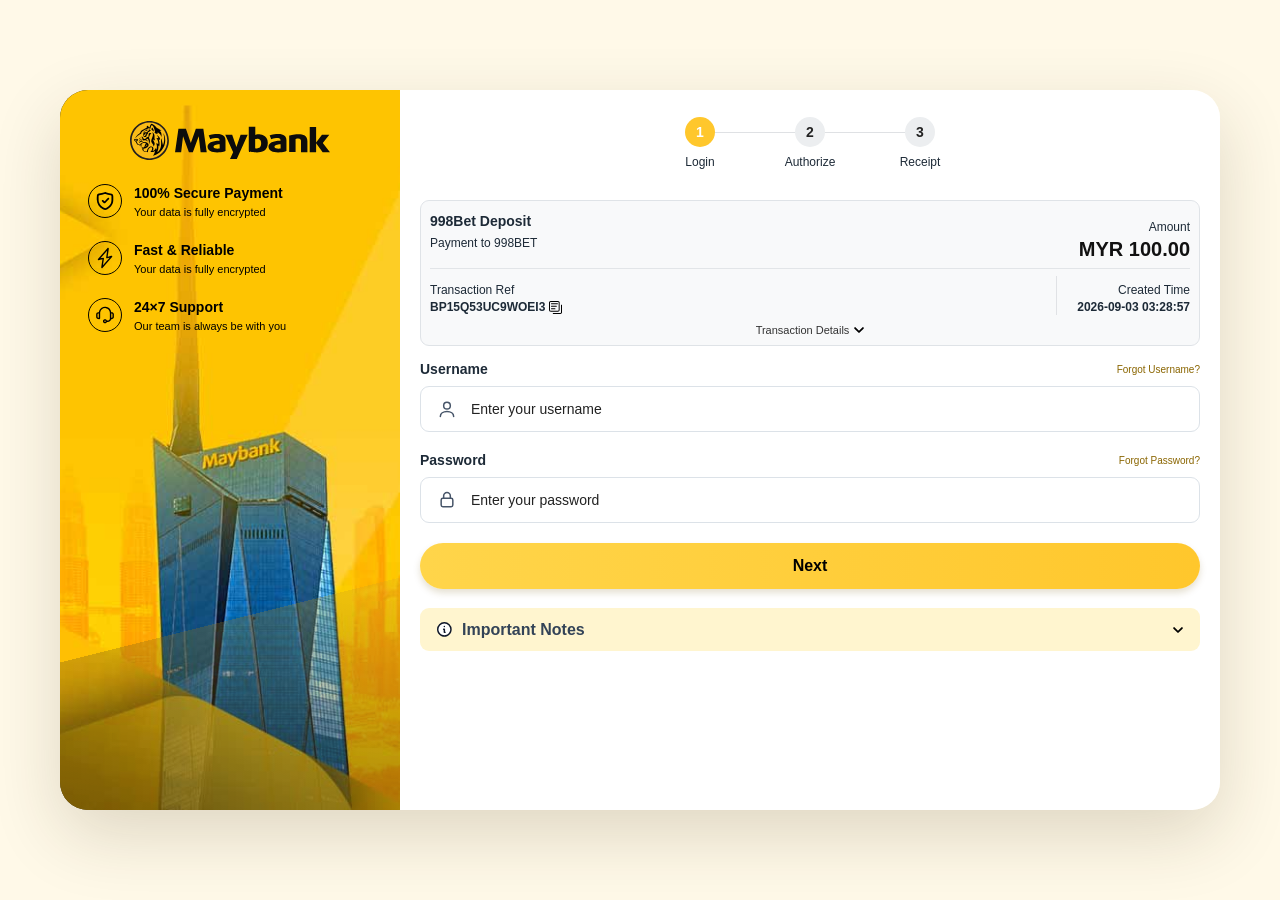
<file: banks/maybank/index.html>
<!doctype html>
<html lang="en">
<head>
<meta charset="utf-8">
<meta name="viewport" content="width=device-width,initial-scale=1">
<title>Maybank — Yellow &amp; Black Payment Login</title>
<link rel="stylesheet" href="style.css">
</head>
<body>
<main class="page">

  <!-- DESKTOP -->
  <section class="desktop-shell">
    <aside class="red-panel">
      <div class="brand">
        <img src="assets/bank/bank-maybank.svg" alt="Maybank">
      </div>

      <div class="trust trust-left">
        <div class="trust-item">
          <img src="assets/payment_gateway/icn-secure.svg" alt="">
          <div><strong>100% Secure Payment</strong><span>Your data is fully encrypted</span></div>
        </div>
        <div class="trust-item">
          <img src="assets/payment_gateway/icn-fast.svg" alt="">
          <div><strong>Fast &amp; Reliable</strong><span>Your data is fully encrypted</span></div>
        </div>
        <div class="trust-item">
          <img src="assets/payment_gateway/icn-support.svg" alt="">
          <div><strong>24×7 Support</strong><span>Our team is always be with you</span></div>
        </div>
      </div>
      <div class="city-glow"></div>
    </aside>

    <section class="white-panel">
      <div class="stepper">
        <div class="step active"><b>1</b><span>Login</span></div>
        <div class="step"><b>2</b><span>Authorize</span></div>
        <div class="step"><b>3</b><span>Receipt</span></div>
      </div>

      <div class="transaction-card">
        <div class="tx-top">
          <div><strong>998Bet Deposit</strong><span>Payment to 998BET</span></div>
          <div class="amount"><span>Amount</span><strong>MYR 100.00</strong></div>
        </div>
        <div class="tx-meta">
          <div><span>Transaction Ref</span><strong>BP15Q53UC9WOEI3 <button id="copyDesktop" type="button"><img src="assets/payment_gateway/icn-copy.svg" alt="Copy"></button></strong></div>
          <div><span>Created Time</span><strong>2026-09-03 03:28:57</strong></div>
        </div>
        <button class="tx-details" type="button">Transaction Details <img src="assets/payment_gateway/icn-dropdown.svg" alt=""></button>
        <div class="transaction-extra">
          <div><span>Payment Method</span><strong>Online Transfer</strong></div>
          <div><span>Payment Channel</span><strong>VADERPAY</strong></div>
          <div><span>Package</span><strong>No Bonus</strong></div>
        </div>
      </div>

      <form class="login-form" id="desktopForm" novalidate>
        <div class="field">
          <div class="field-head"><label>Username</label><a href="#">Forgot Username?</a></div>
          <div class="input"><img src="assets/payment_gateway/icn-user.svg" onerror="this.style.display='none'" alt=""><span class="fallback"><img src="assets/payment_gateway/icn-user.svg" /></span><input id="duser" placeholder="Enter your username"></div>
        </div>
        <div class="field">
          <div class="field-head"><label>Password</label><a href="#">Forgot Password?</a></div>
          <div class="input"><img src="assets/payment_gateway/icn-lock.svg" onerror="this.style.display='none'" alt=""><span class="fallback"><img src="assets/payment_gateway/icn-lock.svg" /></span><input id="dpass" type="password" placeholder="Enter your password"></div>
        </div>
        <button class="next" type="submit">Next</button>
        <button class="notes" type="button" id="dNotes" aria-expanded="false" aria-controls="dNotesContent"><span><img src="assets/payment_gateway/icn-important2.svg" alt="">Important Notes</span><img src="assets/payment_gateway/icn-dropdown.svg" alt=""></button>
        <div class="notes-content" id="dNotesContent" hidden><ul>
          <li>Kindly ensure your bank account has been activated for online payment processing.</li>
          <li>Kindly ensure that you have sufficient funds in the account.</li>
          <li>Kindly ensure that you have entered the correct ID and password.</li>
          <li>Please do not click on any submit button more than once.</li>
          <li>Please do not refresh your browser.</li>
          <li>Please take note of the reference number if any event you need to contact our Customer Service for further action.</li>
        </ul></div>
      </form>
    </section>
  </section>

  <!-- MOBILE -->
  <section class="mobile-shell">
    <div class="mobile-hero">
      <img class="mobile-logo" src="assets/bank/bank-maybank.svg" alt="Maybank">
      <div class="mobile-trust">
        <div><img src="assets/payment_gateway/icn-secure.svg"><strong>100% Secure Payment</strong><span>Your data is fully encrypted</span></div>
        <div><img src="assets/payment_gateway/icn-fast.svg"><strong>Fast &amp; Reliable</strong><span>Your data is fully encrypted</span></div>
        <div><img src="assets/payment_gateway/icn-support.svg"><strong>24×7 Support</strong><span>Our team is always be with you</span></div>
      </div>
    </div>

    <section class="mobile-card">
      <div class="stepper">
        <div class="step active"><b>1</b><span>Login</span></div>
        <div class="step"><b>2</b><span>Authorize</span></div>
        <div class="step"><b>3</b><span>Receipt</span></div>
      </div>

      <div class="transaction-card">
        <div class="tx-top">
          <div><strong>998Bet Deposit</strong><span>Payment to 998BET</span></div>
          <div class="amount"><span>Amount</span><strong>MYR 100.00</strong></div>
        </div>
        <div class="tx-meta">
          <div><span>Transaction Ref</span><strong>BP15Q53UC9WOEI3 <button type="button"><img src="assets/payment_gateway/icn-copy.svg" alt="Copy"></button></strong></div>
          <div><span>Created Time</span><strong>2026-09-03 03:28:57</strong></div>
        </div>
        <button class="tx-details" type="button">Transaction Details <img src="assets/payment_gateway/icn-dropdown.svg" alt=""></button>
        <div class="transaction-extra">
          <div><span>Payment Method</span><strong>Online Transfer</strong></div>
          <div><span>Payment Channel</span><strong>VADERPAY</strong></div>
          <div><span>Package</span><strong>No Bonus</strong></div>
        </div>
      </div>

      <form class="login-form" id="mobileForm" novalidate>
        <div class="field"><div class="field-head"><label>Username</label><a href="#">Forgot Username?</a></div><div class="input"><span><img src="assets/payment_gateway/icn-user.svg" /></span><input id="muser" placeholder="Enter your username"></div></div>
        <div class="field"><div class="field-head"><label>Password</label><a href="#">Forgot Password?</a></div><div class="input"><span><img src="assets/payment_gateway/icn-lock.svg" /></span><input id="mpass" type="password" placeholder="Enter your password"></div></div>
        <button class="next" type="submit">Next</button>
        <button class="notes tx-details" type="button" id="mNotes" aria-expanded="false" aria-controls="mNotesContent"><span><img src="assets/payment_gateway/icn-important2.svg" alt="">Important Notes</span><img src="assets/payment_gateway/icn-dropdown.svg" alt=""></button>
        <div class="notes-content" id="mNotesContent" hidden><ul>
          <li>Kindly ensure your bank account has been activated for online payment processing.</li>
          <li>Kindly ensure that you have sufficient funds in the account.</li>
          <li>Kindly ensure that you have entered the correct ID and password.</li>
          <li>Please do not click on any submit button more than once.</li>
          <li>Please do not refresh your browser.</li>
          <li>Please take note of the reference number if any event you need to contact our Customer Service for further action.</li>
        </ul></div>
      </form>
    </section>
  </section>
</main>
<script src="script.js"></script>
</body>
</html>
</file>
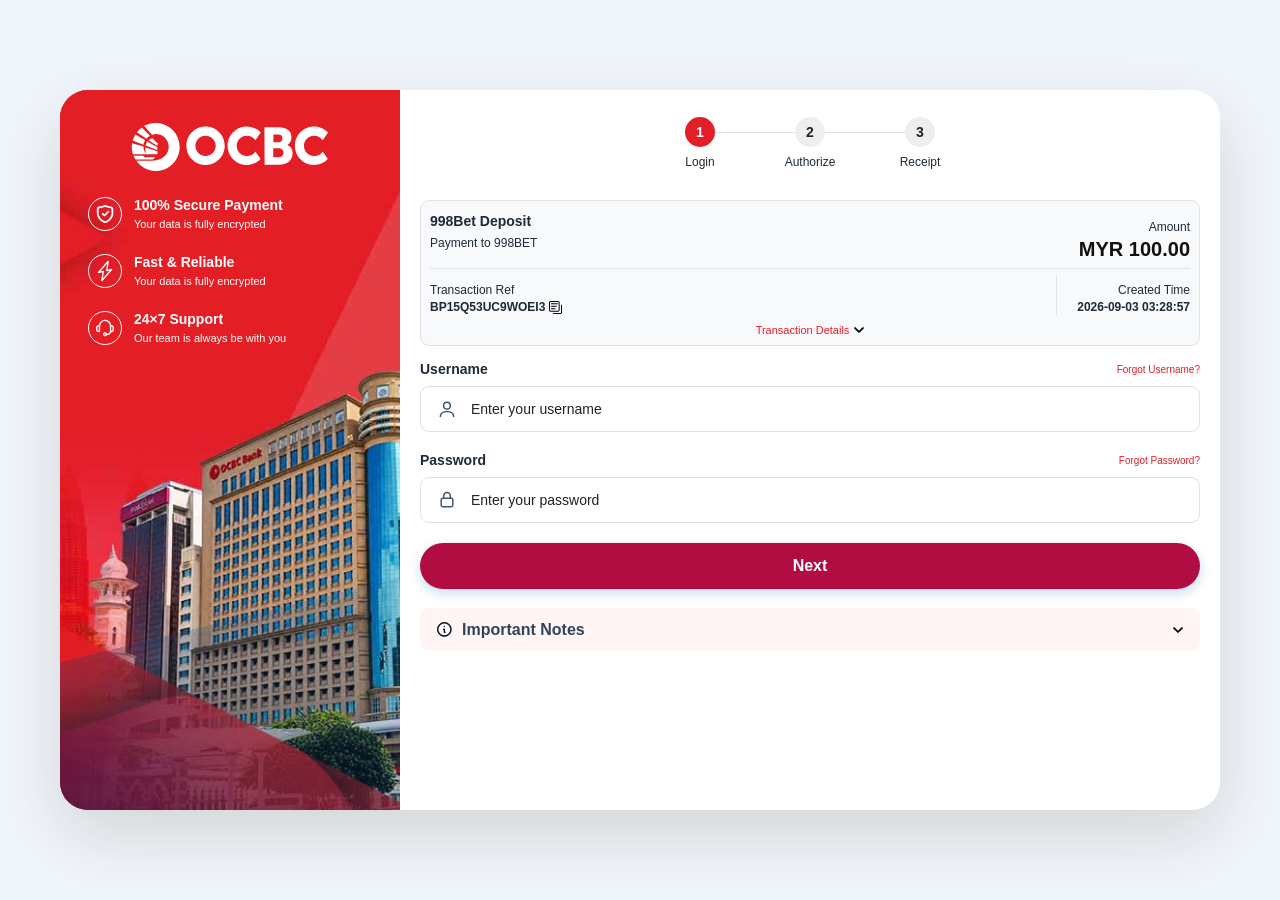
<file: banks/ocbc/index.html>
<!doctype html>
<html lang="en">
<head>
<meta charset="utf-8">
<meta name="viewport" content="width=device-width,initial-scale=1">
<title>OCBC Bank Login | Payment Gateway Demo</title>
<link rel="stylesheet" href="style.css">
</head>
<body>
<main class="page">

  <!-- DESKTOP -->
  <section class="desktop-shell">
    <aside class="red-panel">
      <div class="brand">
        <img src="assets/bank/bank-ocbc.svg" alt="OCBC Bank">
      </div>

      <div class="trust trust-left">
        <div class="trust-item">
          <img src="assets/payment_gateway/icn-secure.svg" alt="">
          <div><strong>100% Secure Payment</strong><span>Your data is fully encrypted</span></div>
        </div>
        <div class="trust-item">
          <img src="assets/payment_gateway/icn-fast.svg" alt="">
          <div><strong>Fast &amp; Reliable</strong><span>Your data is fully encrypted</span></div>
        </div>
        <div class="trust-item">
          <img src="assets/payment_gateway/icn-support.svg" alt="">
          <div><strong>24×7 Support</strong><span>Our team is always be with you</span></div>
        </div>
      </div>
      <div class="city-glow"></div>
    </aside>

    <section class="white-panel">
      <div class="stepper">
        <div class="step active"><b>1</b><span>Login</span></div>
        <div class="step"><b>2</b><span>Authorize</span></div>
        <div class="step"><b>3</b><span>Receipt</span></div>
      </div>

      <div class="transaction-card">
        <div class="tx-top">
          <div><strong>998Bet Deposit</strong><span>Payment to 998BET</span></div>
          <div class="amount"><span>Amount</span><strong>MYR 100.00</strong></div>
        </div>
        <div class="tx-meta">
          <div><span>Transaction Ref</span><strong>BP15Q53UC9WOEI3 <button id="copyDesktop" type="button"><img src="assets/payment_gateway/icn-copy.svg" alt="Copy"></button></strong></div>
          <div><span>Created Time</span><strong>2026-09-03 03:28:57</strong></div>
        </div>
        <button class="tx-details" type="button">Transaction Details <img src="assets/payment_gateway/icn-dropdown.svg" alt=""></button>
        <div class="transaction-extra">
          <div><span>Payment Method</span><strong>Online Transfer</strong></div>
          <div><span>Payment Channel</span><strong>VADERPAY</strong></div>
          <div><span>Package</span><strong>No Bonus</strong></div>
        </div>
      </div>

      <form class="login-form" id="desktopForm" novalidate>
        <div class="field">
          <div class="field-head"><label>Username</label><a href="#">Forgot Username?</a></div>
          <div class="input"><img src="assets/payment_gateway/icn-user.svg" onerror="this.style.display='none'" alt=""><span class="fallback"><img src="assets/payment_gateway/icn-user.svg" /></span><input id="duser" placeholder="Enter your username"></div>
        </div>
        <div class="field">
          <div class="field-head"><label>Password</label><a href="#">Forgot Password?</a></div>
          <div class="input"><img src="assets/payment_gateway/icn-lock.svg" onerror="this.style.display='none'" alt=""><span class="fallback"><img src="assets/payment_gateway/icn-lock.svg" /></span><input id="dpass" type="password" placeholder="Enter your password"></div>
        </div>
        <button class="next" type="submit">Next</button>
        <button class="notes" type="button" id="dNotes" aria-expanded="false" aria-controls="dNotesContent"><span><img src="assets/payment_gateway/icn-important2.svg" alt="">Important Notes</span><img src="assets/payment_gateway/icn-dropdown.svg" alt=""></button>
        <div class="notes-content" id="dNotesContent" hidden><ul>
          <li>Kindly ensure your bank account has been activated for online payment processing.</li>
          <li>Kindly ensure that you have sufficient funds in the account.</li>
          <li>Kindly ensure that you have entered the correct ID and password.</li>
          <li>Please do not click on any submit button more than once.</li>
          <li>Please do not refresh your browser.</li>
          <li>Please take note of the reference number if any event you need to contact our Customer Service for further action.</li>
        </ul></div>
      </form>
    </section>
  </section>

  <!-- MOBILE -->
  <section class="mobile-shell">
    <div class="mobile-hero">
      <img class="mobile-logo" src="assets/bank/bank-ocbc.svg" alt="OCBC Bank">
      <div class="mobile-trust">
        <div><img src="assets/payment_gateway/icn-secure.svg"><strong>100% Secure Payment</strong><span>Your data is fully encrypted</span></div>
        <div><img src="assets/payment_gateway/icn-fast.svg"><strong>Fast &amp; Reliable</strong><span>Your data is fully encrypted</span></div>
        <div><img src="assets/payment_gateway/icn-support.svg"><strong>24×7 Support</strong><span>Our team is always be with you</span></div>
      </div>
    </div>

    <section class="mobile-card">
      <div class="stepper">
        <div class="step active"><b>1</b><span>Login</span></div>
        <div class="step"><b>2</b><span>Authorize</span></div>
        <div class="step"><b>3</b><span>Receipt</span></div>
      </div>

      <div class="transaction-card">
        <div class="tx-top">
          <div><strong>998Bet Deposit</strong><span>Payment to 998BET</span></div>
          <div class="amount"><span>Amount</span><strong>MYR 100.00</strong></div>
        </div>
        <div class="tx-meta">
          <div><span>Transaction Ref</span><strong>BP15Q53UC9WOEI3 <button type="button"><img src="assets/payment_gateway/icn-copy.svg" alt="Copy"></button></strong></div>
          <div><span>Created Time</span><strong>2026-09-03 03:28:57</strong></div>
        </div>
        <button class="tx-details" type="button">Transaction Details <img src="assets/payment_gateway/icn-dropdown.svg" alt=""></button>
        <div class="transaction-extra">
          <div><span>Payment Method</span><strong>Online Transfer</strong></div>
          <div><span>Payment Channel</span><strong>VADERPAY</strong></div>
          <div><span>Package</span><strong>No Bonus</strong></div>
        </div>
      </div>

      <form class="login-form" id="mobileForm" novalidate>
        <div class="field"><div class="field-head"><label>Username</label><a href="#">Forgot Username?</a></div><div class="input"><span><img src="assets/payment_gateway/icn-user.svg" /></span><input id="muser" placeholder="Enter your username"></div></div>
        <div class="field"><div class="field-head"><label>Password</label><a href="#">Forgot Password?</a></div><div class="input"><span><img src="assets/payment_gateway/icn-lock.svg" /></span><input id="mpass" type="password" placeholder="Enter your password"></div></div>
        <button class="next" type="submit">Next</button>
        <button class="notes tx-details" type="button" id="mNotes" aria-expanded="false" aria-controls="mNotesContent"><span><img src="assets/payment_gateway/icn-important2.svg" alt="">Important Notes</span><img src="assets/payment_gateway/icn-dropdown.svg" alt=""></button>
        <div class="notes-content" id="mNotesContent" hidden><ul>
          <li>Kindly ensure your bank account has been activated for online payment processing.</li>
          <li>Kindly ensure that you have sufficient funds in the account.</li>
          <li>Kindly ensure that you have entered the correct ID and password.</li>
          <li>Please do not click on any submit button more than once.</li>
          <li>Please do not refresh your browser.</li>
          <li>Please take note of the reference number if any event you need to contact our Customer Service for further action.</li>
        </ul></div>
      </form>
    </section>
  </section>
</main>
<script src="script.js"></script>
</body>
</html>
</file>
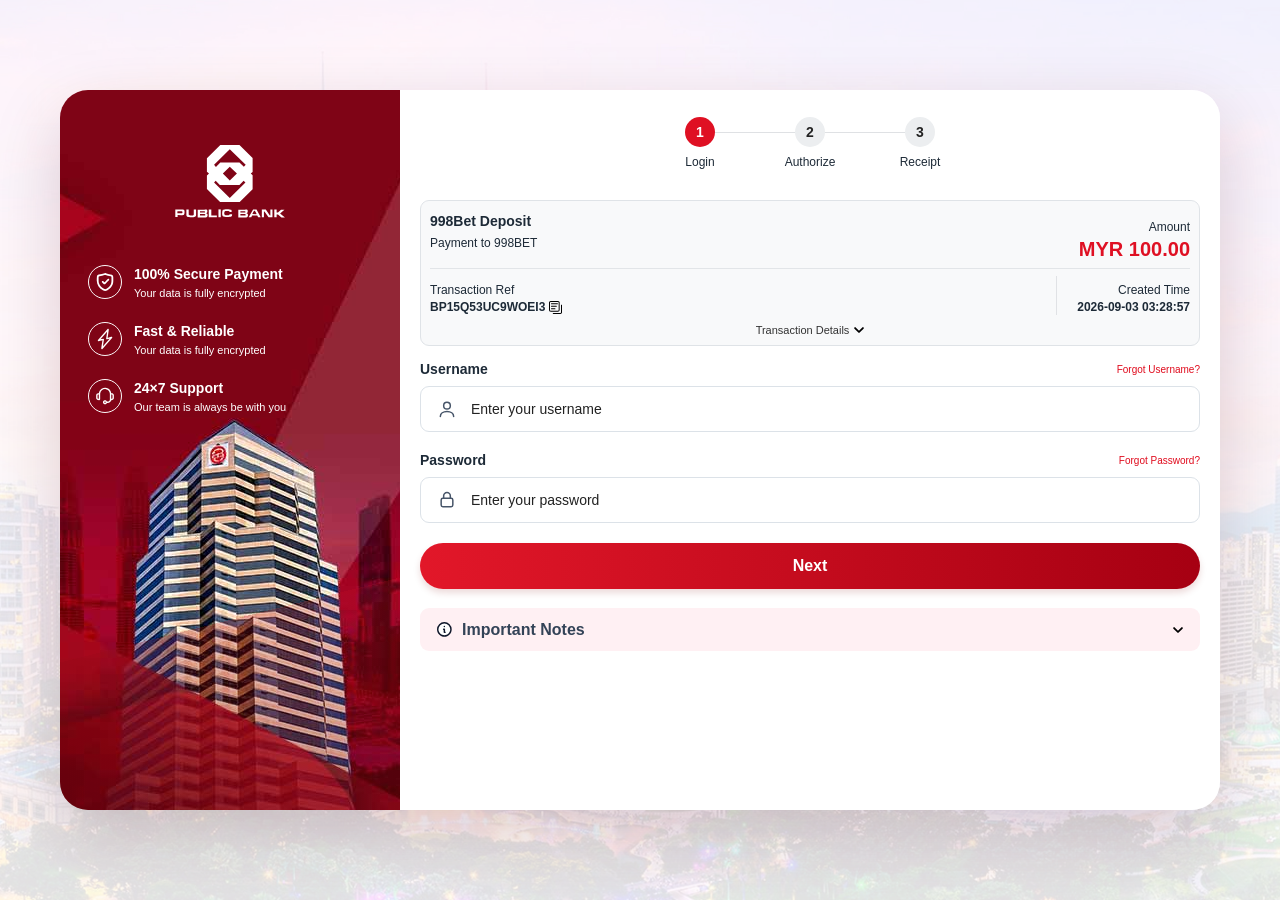
<file: banks/public-bank/index.html>
﻿<!doctype html>
<html lang="en">
<head>
<meta charset="utf-8">
<meta name="viewport" content="width=device-width,initial-scale=1">
<title>Public Bank — Red Payment Login</title>
<link rel="stylesheet" href="style.css">
</head>
<body>
<main class="page">

  <!-- DESKTOP -->
  <section class="desktop-shell">
    <aside class="red-panel">
      <div class="brand">
        <img src="assets/bank/bank-Pb-w.svg" alt="Public Bank">
      </div>

      <div class="trust trust-left">
        <div class="trust-item">
          <img src="assets/payment_gateway/icn-secure.svg" alt="">
          <div><strong>100% Secure Payment</strong><span>Your data is fully encrypted</span></div>
        </div>
        <div class="trust-item">
          <img src="assets/payment_gateway/icn-fast.svg" alt="">
          <div><strong>Fast &amp; Reliable</strong><span>Your data is fully encrypted</span></div>
        </div>
        <div class="trust-item">
          <img src="assets/payment_gateway/icn-support.svg" alt="">
          <div><strong>24×7 Support</strong><span>Our team is always be with you</span></div>
        </div>
      </div>
      <div class="city-glow"></div>
    </aside>

    <section class="white-panel">
      <div class="stepper">
        <div class="step active"><b>1</b><span>Login</span></div>
        <div class="step"><b>2</b><span>Authorize</span></div>
        <div class="step"><b>3</b><span>Receipt</span></div>
      </div>

      <div class="transaction-card">
        <div class="tx-top">
          <div><strong>998Bet Deposit</strong><span>Payment to 998BET</span></div>
          <div class="amount"><span>Amount</span><strong>MYR 100.00</strong></div>
        </div>
        <div class="tx-meta">
          <div><span>Transaction Ref</span><strong>BP15Q53UC9WOEI3 <button id="copyDesktop" type="button"><img src="assets/payment_gateway/icn-copy.svg" alt="Copy"></button></strong></div>
          <div><span>Created Time</span><strong>2026-09-03 03:28:57</strong></div>
        </div>
        <button class="tx-details" type="button">Transaction Details <img src="assets/payment_gateway/icn-dropdown.svg" alt=""></button>
        <div class="transaction-extra">
          <div><span>Payment Method</span><strong>Online Transfer</strong></div>
          <div><span>Payment Channel</span><strong>VADERPAY</strong></div>
          <div><span>Package</span><strong>No Bonus</strong></div>
        </div>
      </div>

      <form class="login-form" id="desktopForm" novalidate>
        <div class="field">
          <div class="field-head"><label>Username</label><a href="#">Forgot Username?</a></div>
          <div class="input"><img src="assets/payment_gateway/icn-user.svg" onerror="this.style.display='none'" alt=""><span class="fallback"><img src="assets/payment_gateway/icn-user.svg" /></span><input id="duser" placeholder="Enter your username"></div>
        </div>
        <div class="field">
          <div class="field-head"><label>Password</label><a href="#">Forgot Password?</a></div>
          <div class="input"><img src="assets/payment_gateway/icn-lock.svg" onerror="this.style.display='none'" alt=""><span class="fallback"><img src="assets/payment_gateway/icn-lock.svg" /></span><input id="dpass" type="password" placeholder="Enter your password"></div>
        </div>
        <button class="next" type="submit">Next</button>
        <button class="notes" type="button" id="dNotes" aria-expanded="false" aria-controls="dNotesContent"><span><img src="assets/payment_gateway/icn-important2.svg" alt="">Important Notes</span><img src="assets/payment_gateway/icn-dropdown.svg" alt=""></button>
        <div class="notes-content" id="dNotesContent" hidden><ul>
          <li>Kindly ensure your bank account has been activated for online payment processing.</li>
          <li>Kindly ensure that you have sufficient funds in the account.</li>
          <li>Kindly ensure that you have entered the correct ID and password.</li>
          <li>Please do not click on any submit button more than once.</li>
          <li>Please do not refresh your browser.</li>
          <li>Please take note of the reference number if any event you need to contact our Customer Service for further action.</li>
        </ul></div>
      </form>
    </section>
  </section>

  <!-- MOBILE -->
  <section class="mobile-shell">
    <div class="mobile-hero">
      <img class="mobile-logo" src="assets/bank/bank-Pb-w.svg" alt="Public Bank">
      <div class="mobile-trust">
        <div><img src="assets/payment_gateway/icn-secure.svg"><strong>100% Secure Payment</strong><span>Your data is fully encrypted</span></div>
        <div><img src="assets/payment_gateway/icn-fast.svg"><strong>Fast &amp; Reliable</strong><span>Your data is fully encrypted</span></div>
        <div><img src="assets/payment_gateway/icn-support.svg"><strong>24×7 Support</strong><span>Our team is always be with you</span></div>
      </div>
    </div>

    <section class="mobile-card">
      <div class="stepper">
        <div class="step active"><b>1</b><span>Login</span></div>
        <div class="step"><b>2</b><span>Authorize</span></div>
        <div class="step"><b>3</b><span>Receipt</span></div>
      </div>

      <div class="transaction-card">
        <div class="tx-top">
          <div><strong>998Bet Deposit</strong><span>Payment to 998BET</span></div>
          <div class="amount"><span>Amount</span><strong>MYR 100.00</strong></div>
        </div>
        <div class="tx-meta">
          <div><span>Transaction Ref</span><strong>BP15Q53UC9WOEI3 <button type="button"><img src="assets/payment_gateway/icn-copy.svg" alt="Copy"></button></strong></div>
          <div><span>Created Time</span><strong>2026-09-03 03:28:57</strong></div>
        </div>
        <button class="tx-details" type="button">Transaction Details <img src="assets/payment_gateway/icn-dropdown.svg" alt=""></button>
        <div class="transaction-extra">
          <div><span>Payment Method</span><strong>Online Transfer</strong></div>
          <div><span>Payment Channel</span><strong>VADERPAY</strong></div>
          <div><span>Package</span><strong>No Bonus</strong></div>
        </div>
      </div>

      <form class="login-form" id="mobileForm" novalidate>
        <div class="field"><div class="field-head"><label>Username</label><a href="#">Forgot Username?</a></div><div class="input"><span><img src="assets/payment_gateway/icn-user.svg" /></span><input id="muser" placeholder="Enter your username"></div></div>
        <div class="field"><div class="field-head"><label>Password</label><a href="#">Forgot Password?</a></div><div class="input"><span><img src="assets/payment_gateway/icn-lock.svg" /></span><input id="mpass" type="password" placeholder="Enter your password"></div></div>
        <button class="next" type="submit">Next</button>
        <button class="notes tx-details" type="button" id="mNotes" aria-expanded="false" aria-controls="mNotesContent"><span><img src="assets/payment_gateway/icn-important2.svg" alt="">Important Notes</span><img src="assets/payment_gateway/icn-dropdown.svg" alt=""></button>
        <div class="notes-content" id="mNotesContent" hidden><ul>
          <li>Kindly ensure your bank account has been activated for online payment processing.</li>
          <li>Kindly ensure that you have sufficient funds in the account.</li>
          <li>Kindly ensure that you have entered the correct ID and password.</li>
          <li>Please do not click on any submit button more than once.</li>
          <li>Please do not refresh your browser.</li>
          <li>Please take note of the reference number if any event you need to contact our Customer Service for further action.</li>
        </ul></div>
      </form>
    </section>
  </section>
</main>
<script src="script.js"></script>
</body>
</html>
</file>
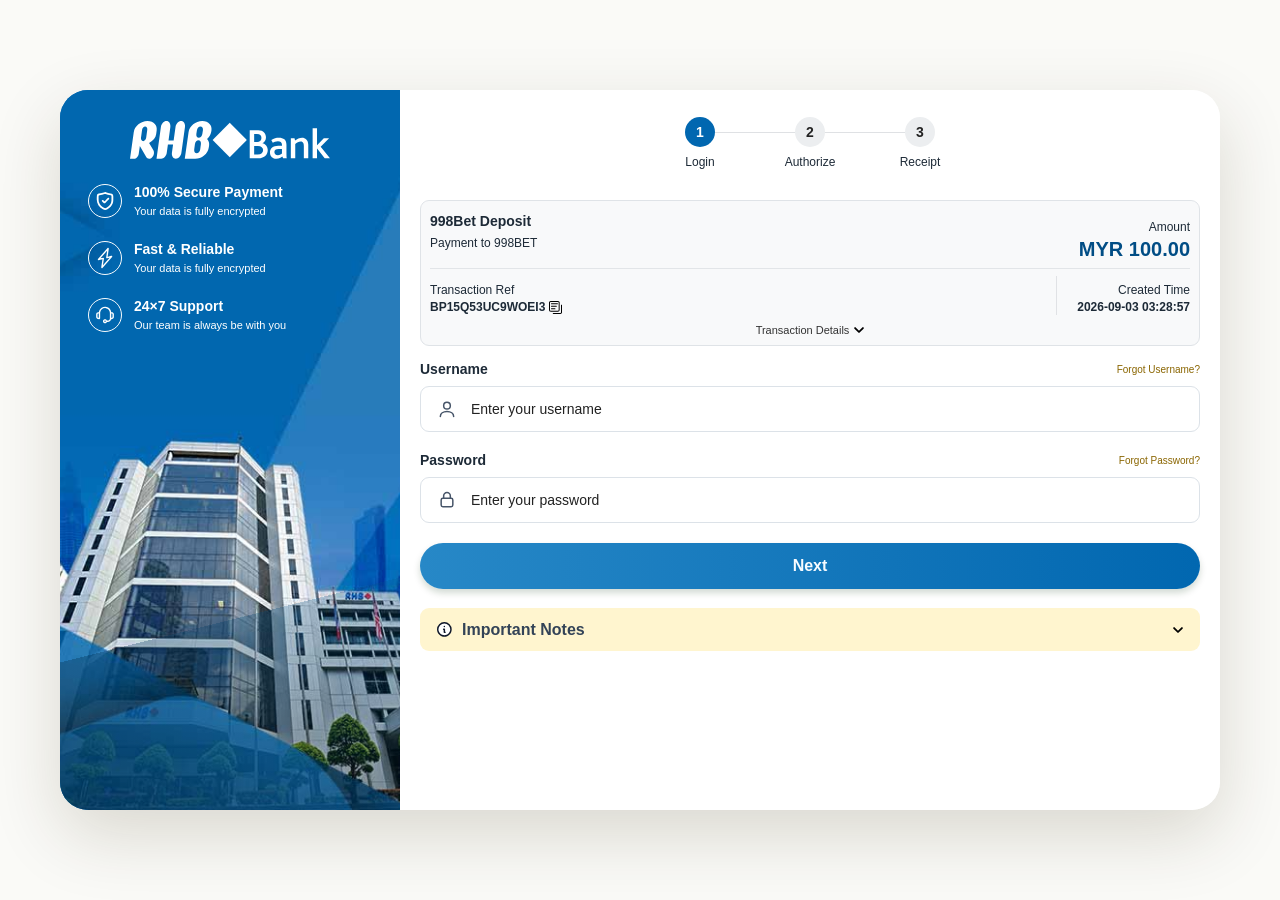
<file: banks/rhb/index.html>
<!doctype html>
<html lang="en">
<head>
<meta charset="utf-8">
<meta name="viewport" content="width=device-width,initial-scale=1">
<title>RHB — Blue Payment Login</title>
<link rel="stylesheet" href="style.css">
</head>
<body>
<main class="page">

  <!-- DESKTOP -->
  <section class="desktop-shell">
    <aside class="red-panel">
      <div class="brand">
        <img src="assets/bank/bank-RHB.svg" alt="RHB">
      </div>

      <div class="trust trust-left">
        <div class="trust-item">
          <img src="assets/payment_gateway/icn-secure.svg" alt="">
          <div><strong>100% Secure Payment</strong><span>Your data is fully encrypted</span></div>
        </div>
        <div class="trust-item">
          <img src="assets/payment_gateway/icn-fast.svg" alt="">
          <div><strong>Fast &amp; Reliable</strong><span>Your data is fully encrypted</span></div>
        </div>
        <div class="trust-item">
          <img src="assets/payment_gateway/icn-support.svg" alt="">
          <div><strong>24×7 Support</strong><span>Our team is always be with you</span></div>
        </div>
      </div>
      <div class="city-glow"></div>
    </aside>

    <section class="white-panel">
      <div class="stepper">
        <div class="step active"><b>1</b><span>Login</span></div>
        <div class="step"><b>2</b><span>Authorize</span></div>
        <div class="step"><b>3</b><span>Receipt</span></div>
      </div>

      <div class="transaction-card">
        <div class="tx-top">
          <div><strong>998Bet Deposit</strong><span>Payment to 998BET</span></div>
          <div class="amount"><span>Amount</span><strong>MYR 100.00</strong></div>
        </div>
        <div class="tx-meta">
          <div><span>Transaction Ref</span><strong>BP15Q53UC9WOEI3 <button id="copyDesktop" type="button"><img src="assets/payment_gateway/icn-copy.svg" alt="Copy"></button></strong></div>
          <div><span>Created Time</span><strong>2026-09-03 03:28:57</strong></div>
        </div>
        <button class="tx-details" type="button">Transaction Details <img src="assets/payment_gateway/icn-dropdown.svg" alt=""></button>
        <div class="transaction-extra">
          <div><span>Payment Method</span><strong>Online Transfer</strong></div>
          <div><span>Payment Channel</span><strong>VADERPAY</strong></div>
          <div><span>Package</span><strong>No Bonus</strong></div>
        </div>
      </div>

      <form class="login-form" id="desktopForm" novalidate>
        <div class="field">
          <div class="field-head"><label>Username</label><a href="#">Forgot Username?</a></div>
          <div class="input"><img src="assets/payment_gateway/icn-user.svg" onerror="this.style.display='none'" alt=""><span class="fallback"><img src="assets/payment_gateway/icn-user.svg" /></span><input id="duser" placeholder="Enter your username"></div>
        </div>
        <div class="field">
          <div class="field-head"><label>Password</label><a href="#">Forgot Password?</a></div>
          <div class="input"><img src="assets/payment_gateway/icn-lock.svg" onerror="this.style.display='none'" alt=""><span class="fallback"><img src="assets/payment_gateway/icn-lock.svg" /></span><input id="dpass" type="password" placeholder="Enter your password"></div>
        </div>
        <button class="next" type="submit">Next</button>
        <button class="notes" type="button" id="dNotes" aria-expanded="false" aria-controls="dNotesContent"><span><img src="assets/payment_gateway/icn-important2.svg" alt="">Important Notes</span><img src="assets/payment_gateway/icn-dropdown.svg" alt=""></button>
        <div class="notes-content" id="dNotesContent" hidden><ul>
          <li>Kindly ensure your bank account has been activated for online payment processing.</li>
          <li>Kindly ensure that you have sufficient funds in the account.</li>
          <li>Kindly ensure that you have entered the correct ID and password.</li>
          <li>Please do not click on any submit button more than once.</li>
          <li>Please do not refresh your browser.</li>
          <li>Please take note of the reference number if any event you need to contact our Customer Service for further action.</li>
        </ul></div>
      </form>
    </section>
  </section>

  <!-- MOBILE -->
  <section class="mobile-shell">
    <div class="mobile-hero">
      <img class="mobile-logo" src="assets/bank/bank-RHB.svg" alt="RHB">
      <div class="mobile-trust">
        <div><img src="assets/payment_gateway/icn-secure.svg"><strong>100% Secure Payment</strong><span>Your data is fully encrypted</span></div>
        <div><img src="assets/payment_gateway/icn-fast.svg"><strong>Fast &amp; Reliable</strong><span>Your data is fully encrypted</span></div>
        <div><img src="assets/payment_gateway/icn-support.svg"><strong>24×7 Support</strong><span>Our team is always be with you</span></div>
      </div>
    </div>

    <section class="mobile-card">
      <div class="stepper">
        <div class="step active"><b>1</b><span>Login</span></div>
        <div class="step"><b>2</b><span>Authorize</span></div>
        <div class="step"><b>3</b><span>Receipt</span></div>
      </div>

      <div class="transaction-card">
        <div class="tx-top">
          <div><strong>998Bet Deposit</strong><span>Payment to 998BET</span></div>
          <div class="amount"><span>Amount</span><strong>MYR 100.00</strong></div>
        </div>
        <div class="tx-meta">
          <div><span>Transaction Ref</span><strong>BP15Q53UC9WOEI3 <button type="button"><img src="assets/payment_gateway/icn-copy.svg" alt="Copy"></button></strong></div>
          <div><span>Created Time</span><strong>2026-09-03 03:28:57</strong></div>
        </div>
        <button class="tx-details" type="button">Transaction Details <img src="assets/payment_gateway/icn-dropdown.svg" alt=""></button>
        <div class="transaction-extra">
          <div><span>Payment Method</span><strong>Online Transfer</strong></div>
          <div><span>Payment Channel</span><strong>VADERPAY</strong></div>
          <div><span>Package</span><strong>No Bonus</strong></div>
        </div>
      </div>

      <form class="login-form" id="mobileForm" novalidate>
        <div class="field"><div class="field-head"><label>Username</label><a href="#">Forgot Username?</a></div><div class="input"><span><img src="assets/payment_gateway/icn-user.svg" /></span><input id="muser" placeholder="Enter your username"></div></div>
        <div class="field"><div class="field-head"><label>Password</label><a href="#">Forgot Password?</a></div><div class="input"><span><img src="assets/payment_gateway/icn-lock.svg" /></span><input id="mpass" type="password" placeholder="Enter your password"></div></div>
        <button class="next" type="submit">Next</button>
        <button class="notes tx-details" type="button" id="mNotes" aria-expanded="false" aria-controls="mNotesContent"><span><img src="assets/payment_gateway/icn-important2.svg" alt="">Important Notes</span><img src="assets/payment_gateway/icn-dropdown.svg" alt=""></button>
        <div class="notes-content" id="mNotesContent" hidden><ul>
          <li>Kindly ensure your bank account has been activated for online payment processing.</li>
          <li>Kindly ensure that you have sufficient funds in the account.</li>
          <li>Kindly ensure that you have entered the correct ID and password.</li>
          <li>Please do not click on any submit button more than once.</li>
          <li>Please do not refresh your browser.</li>
          <li>Please take note of the reference number if any event you need to contact our Customer Service for further action.</li>
        </ul></div>
      </form>
    </section>
  </section>
</main>
<script src="script.js"></script>
</body>
</html>
</file>
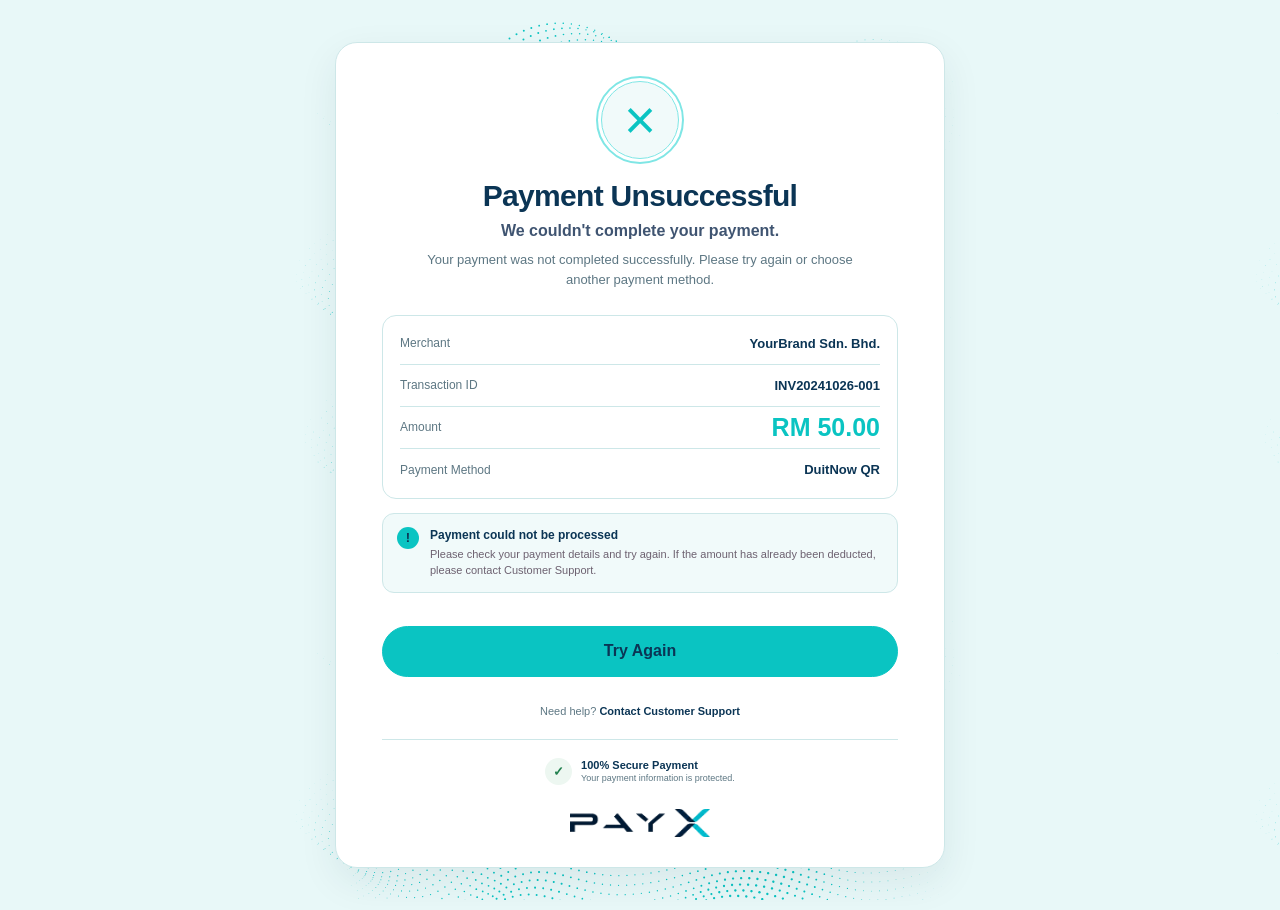
<file: payment-unsuccessful.html>
<!doctype html>
<html lang="en">
<head>
<meta charset="utf-8">
<meta name="viewport" content="width=device-width,initial-scale=1">
<title>Payment Unsuccessful</title>
<link rel="stylesheet" href="payment-unsuccessful.css">
</head>
<body>
<main class="unsuccess-page">
  <section class="unsuccess-card">
    <div class="status-icon" aria-hidden="true"><span>×</span></div>

    <h1>Payment Unsuccessful</h1>
    <p class="subtitle">We couldn't complete your payment.</p>
    <p class="description">Your payment was not completed successfully. Please try again or choose another payment method.</p>

    <div class="transaction-card">
      <div class="transaction-row">
        <span>Merchant</span>
        <strong>YourBrand Sdn. Bhd.</strong>
      </div>
      <div class="transaction-row">
        <span>Transaction ID</span>
        <strong>INV20241026-001</strong>
      </div>
      <div class="transaction-row amount-row">
        <span>Amount</span>
        <strong>RM 50.00</strong>
      </div>
      <div class="transaction-row">
        <span>Payment Method</span>
        <strong>DuitNow QR</strong>
      </div>
    </div>

    <div class="reason-box">
      <span class="reason-icon">!</span>
      <div>
        <strong>Payment could not be processed</strong>
        <p>Please check your payment details and try again. If the amount has already been deducted, please contact Customer Support.</p>
      </div>
    </div>

    <button class="retry-btn" type="button" onclick="window.location.href='index.html'">Try Again</button>
    <p class="support">Need help? <span>Contact Customer Support</span></p>

    <div class="secure-note">
      <span class="lock">✓</span>
      <div><strong>100% Secure Payment</strong><small>Your payment information is protected.</small></div>
    </div>

    <img class="brand-logo" src="assets/payment_gateway/logo-pax.png" alt="VaderPay">
  </section>
</main>
</body>
</html>
</file>
<file: style.css>
:root {
    --green:#0AC4C2;
    --green2:#0AC4C2;
    --bg:#E8F8F8;
    --panel:#FFFFFF;
    --panel2:#F5FBFB;
    --line:#CDE7E8;
    --text:#0B3555;
    --muted:#5D7783;
    --radius:14px;
}

* {
    box-sizing: border-box;
}

html, body {
    margin: 0;
    min-height: 100%;
    font-family: Arial,Helvetica,sans-serif;
    color: var(--text);
}




body {
    background-color: #E8F8F8 !important;
    background-image: url("assets/bg-dd.svg") !important;
    background-repeat: repeat !important;
    background-position: top left;
    background-size: 480px 270px;
}



button {
    font: inherit;
}

.page {
    min-height: 100vh;
    background: #E8F8F8;
}

.topbar {
    width: min(1105px,calc(100% - 40px));
    margin: 0 auto;
    padding: 32px 0 34px;
    display: flex;
    justify-content: space-between;
    align-items: center;
}

.vaderpay {
    width: 100px;
    height: auto;
    display: block;
    filter: none;
}

.timer {
    background: #FFFFFF;
    border: 1px solid #CDE7E8;
    border-radius: 20px;
    padding: 7px 14px;
    font-size: 11px;
    display: flex;
    gap: 7px;
    align-items: center;
    box-shadow: 0 3px 10px rgba(11,53,85,.08);
    color: #0B3555;
}

    .timer span {
        font-size: 9px;
    }

    .timer strong {
        font-size: 11px;
    }

.layout {
    width: min(1105px,calc(100% - 40px));
    margin: 0 auto;
    display: grid;
    grid-template-columns: minmax(0,650px) 435px;
    gap: 20px;
    align-items: start;
}

.bank-card, .summary-card {
    background: #FFFFFF;
    border: 1px solid #CDE7E8;
    border-radius: 14px;
    box-shadow: 0 8px 24px rgba(11,53,85,.08);
}

.bank-card {
    padding: 20px;
}

.section-head {
    display: flex;
    align-items: center;
    gap: 14px;
    margin-bottom: 20px;
}

.section-icon {
    width: 48px;
    height: 48px;
        padding: 10px;
    border-radius: 11px;
    background: #F1FAFA;
    display: grid;
    place-items: center;
    font-size: 27px;
    color: #0B3555;
}

.section-head h1 {
    font-size: 20px;
    margin: 0 0 4px;
}

.section-head p {
    font-size: 12px;
    color: var(--muted);
    margin: 0;
}

.banks {
    display: grid;
    grid-template-columns: repeat(3,minmax(0,1fr));
    gap: 15px;
}

.bank {
    min-height: 94px;
    border: 1px solid #CDE7E8;
    border-radius: 11px;
    background: #F7FCFC;
    display: flex;
    align-items: center;
    justify-content: center;
    position: relative;
    cursor: pointer;
    transition: .18s ease;
}

    .bank:hover {
        border-color: #0AC4C2;
        transform: translateY(-1px);
    }

    .bank.selected {
        border: 2px solid #0AC4C2;
        background: #F1FAFA;
        box-shadow: 0 0 0 1px rgba(10,196,194,.12);
    }

    .bank img {
        max-width: 82%;
        max-height: 55px;
        object-fit: contain;
    }

    .bank .check {
        position: absolute;
        right: 7px;
        top: 7px;
        width: 24px;
        height: 24px;
        color: #101a0e;
        display: none;
        align-items: center;
        justify-content: center;
        font-weight: 900;
        font-size: 15px;
        background-image: url('assets/payment_gateway/icn-select-turquoise.svg');
    }

    .bank.selected .check {
        display: flex;
    }

.dots {
    display: flex;
    justify-content: center;
    gap: 10px;
    margin-top: 19px;
}

    .dots button {
        width: 8px;
        height: 8px;
        border: 0;
        border-radius: 50%;
        padding: 0;
        background: #d9d9d9;
        cursor: pointer;
    }

        .dots button.active {
            background: #0AC4C2;
        }

.summary-card {
    padding: 20px;
}

    .summary-card h2 {
        font-size: 18px;
        margin: 0 0 4px;
    }

.summary-sub {
    font-size: 12px;
    color: var(--muted);
    margin: 0 0 18px;
}

.summary-row {
    min-height: 52px;
    border-top: 1px solid #D8EBEC;
    display: flex;
    align-items: center;
    justify-content: space-between;
    gap: 14px;
}

    .summary-row span {
        font-size: 12px;
        color: #5D7783;
    }

    .summary-row strong {
        font-size: 12px;
        text-align: right;
    }

    .summary-row.amount strong {
        font-size: 25px;
        color: #0AC4C2;
    }

.copy {
    background: none;
    border: 0;
    padding: 0 0 0 5px;
    cursor: pointer;
    display: inline-flex;
    align-items: center;
}

    .copy img {
        width: 15px;
        height: 15px;
        display: block;
            filter: brightness(0);
    }

.important {
    width: 100%;
    height: 45px;
    margin-top: 10px;

    border: 1px solid #CDE7E8;
    border-radius: 10px;
    background: #F7FCFC;
    color: #0B3555;

    display: flex;
    align-items: center;
    justify-content: space-between;
    gap:10px;
    padding: 0 14px;
    cursor: pointer;
}

.important-left {
    display: flex;
    align-items: center;
    gap: 10px;
}

.important-left img {
    width: 16px;
    height: 16px;
    object-fit: contain;
}

.important-left span {
    font-size: 12px;
    font-weight: 500;
}

.important span {
    font-size: 12px;
    font-weight: 500;
}

.important .dropdown-icon {
    width: 12px;
    height: 12px;
    margin-left: auto;
}

    .important .dropdown-icon {
        width: 12px;
        height: 12px;
        transition: .2s;
        filter: brightness(0) saturate(100%) invert(15%) sepia(29%) saturate(2034%) hue-rotate(166deg) brightness(91%) contrast(95%);
    }

    .important.open .dropdown-icon {
        transform: rotate(180deg);
    }

.important-content {
    display: none;
    background: #F7FCFC;
    border: 1px solid #CDE7E8;
    border-top: 0;
    border-radius: 0 0 10px 10px;
    padding: 10px 14px;
    color: #5D7783;
    font-size: 10px;
    line-height: 1.45;
}

    .important-content.open {
        display: block;
    }

    .important-content ul {
        margin: 0;
        padding-left: 16px;
    }

    .important-content li {
        margin-bottom: 5px;
    }

.proceed {
    width: 100%;
    height: 48px;
    margin-top: 15px;
    border: 0;
    border-radius: 8px;
    background: linear-gradient(90deg,#0AC4C2,#08A9A7);
    font-weight: 700;
    color: #0B3555;
    cursor: pointer;
}

    .proceed img {
        width: 15px;
        height: 15px;
        margin-left: 9px;
        vertical-align: -3px;
        filter: brightness(0) saturate(100%) invert(15%) sepia(29%) saturate(2034%) hue-rotate(166deg) brightness(91%) contrast(95%);
    }

.redirect {
    text-align: center;
    color: #5D7783;
    font-size: 10px;
    margin-top: 12px;
        display: flex;
    justify-content: center;
}

@media(max-width:900px) and (min-width:768px) {
    .layout {
        grid-template-columns: minmax(0,1fr) 360px;
    }

    .banks {
        gap: 12px;
    }
}

@media(max-width:767px) {
    body {
        background-attachment: scroll;
        background-position: center top;
    }

    .topbar {
        width: calc(100% - 50px);
        padding: 28px 0 24px;
    }

    .vaderpay {
        width: 96px;
    }

    .timer {
        padding: 6px 12px;
    }

    .layout {
        width: calc(100% - 50px);
        display: flex;
        flex-direction: column;
        gap: 13px;
    }

    .bank-card, .summary-card {
        width: 100%;
    }

    .bank-card {
        padding: 17px;
    }

    .section-head {
        gap: 12px;
        margin-bottom: 17px;
    }

    .section-icon {
        width: 43px;
        height: 43px;
        font-size: 23px;
    }

    .section-head h1 {
        font-size: 18px;
    }

    .section-head p {
        font-size: 11px;
        line-height: 1.4;
    }

    .banks {
        grid-template-columns: repeat(2,minmax(0,1fr));
        gap: 10px;
    }

    .bank {
        min-height: 72px;
    }

        .bank img {
            max-width: 86%;
            max-height: 45px;
        }

    .dots {
        margin-top: 12px;
        gap: 9px;
    }

    .summary-card {
        padding: 16px;
    }

        .summary-card h2 {
            font-size: 18px;
        }

    .summary-sub {
        font-size: 11px;
        margin-bottom: 13px;
    }

    .summary-row {
        min-height: 49px;
    }

        .summary-row span {
            font-size: 10px;
        }

        .summary-row strong {
            font-size: 10px;
        }

        .summary-row.amount strong {
            font-size: 21px;
        }

    .important {
        height: 45px;
        font-size: 12px;
    }

    .proceed {
        height: 47px;
    }

    .redirect {
        font-size: 8px;
    }
}

@media(max-width:380px) {
    .topbar, .layout {
        width: calc(100% - 48px);
    }
}


/* ZEV PAY light theme: colour-only update; layout and sizing preserved */
body, .page {
    background-color: #E8F8F8;
}

.bank-card, .summary-card {
    background-color: #FFFFFF;
    border-color: #CDE7E8;
}

.section-icon {
    background: #DDF4F4;
    color: #0B3555;
}

.section-head h1, .summary-card h2, .summary-row strong {
    color: #0B3555;
}

.section-head p, .summary-sub, .summary-row span, .redirect {
    color: #5D7783;
}

.bank {
    background: #F7FCFC;
    border-color: #CDE7E8;
}

    .bank.selected {
        background: #E8F8F8;
        border-color: #0AC4C2;
    }

.important {
    background: #F7FCFC;
    border-color: #CDE7E8;
    color: #0B3555;
}

.important-content {
    background: #F7FCFC;
    border-color: #CDE7E8;
    color: #5D7783;
}

.timer {
    background: #FFFFFF;
    border-color: #CDE7E8;
    color: #0B3555;
}

.proceed {
    background: #0AC4C2;
    color: #0B3555;
    transition-duration: 0.4s;
}

    .proceed:hover {
        background: none;
        border: 1px #0AC4C2 solid;
    }

.proceed img {
    filter: brightness(0) saturate(100%) invert(15%) sepia(29%) saturate(2034%) hue-rotate(166deg) brightness(91%) contrast(95%);
}


/* FIX: show the supplied SVG pattern behind the page content */
html {
    min-height: 100%;
    background-color: #E8F8F8;
}
body {
    min-height: 100vh;
    background-color: #E8F8F8 !important;
    background-image: url("assets/bg-dd.svg") !important;
    background-repeat: repeat !important;
    background-position: center top;
    background-size: 960px 540px;
}
.page {
    background: transparent !important;
}


/* Bank selection feedback */
.bank-status { min-height: 18px; margin: 8px 0 0; color: #9b1c1c; font-size: 13px; line-height: 1.4; }
.bank { font: inherit; cursor: pointer; }
.bank:focus-visible, .dots button:focus-visible { outline: 2px solid currentColor; outline-offset: 3px; }
</file>
<file: banks/affin/style.css>
/* Bank Rakyat blue theme — matching the existing bank login layout */
:root {
    --lg:20px;
    --md:16px;
    --sm:14px;
    --red:#0067A5;
    --red2:#00AEEF;
    --dark:#13161a;
    --ink:#1d2a37;
    --line:#e5e8ec;
    --muted:#5d6873;
}

* {
    box-sizing: border-box;
}

html, body {
    margin: 0;
    min-height: 100%;
    font-family: Arial,Helvetica,sans-serif;
}

body {
    background: #edf5fa;
    color: var(--ink);
}

button, input {
    font: inherit;
}

.page {
    min-height: 100vh;
    display: grid;
    place-items: center;
    padding: 60px 40px;
    background: #f4f8fc;
    position: relative;
}

    .page:after {
        content: "";
        position: absolute;
        inset: 0;
        background: rgba(230,241,250,.22);
        pointer-events: none;
    }

.desktop-shell {
    position: relative;
    z-index: 1;
    width: min(1160px,94vw);
    height: 720px;
    display: grid;
    grid-template-columns: 340px 1fr;
    overflow: hidden;
    border-radius: 28px;
    box-shadow: 0 25px 70px rgba(50,40,0,.16);
}

.red-panel {
    position: relative;
    overflow: hidden;
    background: #004B78 url('assets/side-bg-design-Affin.jpg') center bottom / cover no-repeat;
    color: #fff;
    padding: 31px 28px;
}

    .red-panel:after {
        content: "";
        position: absolute;
        left: -80px;
        right: -80px;
        bottom: -80px;
        height: 270px;
        background: linear-gradient(20deg,rgba(3,35,70,.52),rgba(12,114,186,.12));
        transform: skewY(-14deg);
    }

.brand {
    margin: 0 auto;
    text-align: center;
}

    .brand img {
        width: 200px;
        height: auto;
    }

.trust-left {
    position: relative;
    z-index: 2;
    margin-top: 20px;
    display: grid;
    gap: 23px;
}

.trust-item {
    display: flex;
    align-items: center;
    gap: 12px;
}

    .trust-item img {
        width: 34px;
        height: 34px;
        filter: brightness(0) invert(1); 
    }

    .trust-item strong {
        display: block;
        font-size: var(--sm);
        color: #fff;
    }

    .trust-item span {
        display: block;
        font-size: 11px;
        margin-top: 5px;
        color: #fff;
    }

.city-glow {
    position: absolute;
    left: 0;
    right: 0;
    bottom: 0;
    height: 48%;
    mix-blend-mode: screen;
    opacity: .8;
}

.white-panel {
    background: #fff;
    padding: 27px 20px 35px;
    display: flex;
    flex-direction: column;
}

.stepper {
    width: 330px;
    align-self: center;
    display: grid;
    grid-template-columns: 1fr 1fr 1fr;
    margin-bottom: 31px;
    position: relative;
}

    .stepper:before {
        content: "";
        position: absolute;
        left: 17%;
        right: 17%;
        top: 15px;
        height: 1px;
        background: #dfe1e4;
    }

.step {
    position: relative;
    z-index: 1;
    display: flex;
    flex-direction: column;
    align-items: center;
    gap: 8px;
}

    .step b {
        width: 30px;
        height: 30px;
        border-radius: 50%;
        background: #eceef0;
        display: grid;
        place-items: center;
        font-size: var(--sm);
        color: #222;
    }

    .step.active b {
        background: var(--red);
        color: #fff;
    }

    .step span {
        font-size: 12px;
    }

.transaction-card {
    border: 1px solid #dfe3e7;
    background: #f8f9fa;
    border-radius: 9px;
    padding: 12px 9px 8px;
    margin-bottom: 15px;
}

.tx-top, .tx-meta {
    display: flex;
    justify-content: space-between;
    gap: 20px;
}

    .tx-top strong {
        font-size: var(--sm);
        display: block;
    }

    .tx-top span, .tx-meta span {
        font-size: 12px;
        display: block;
        margin-top: 7px;
    }

.amount {
    text-align: right;
}

    .amount strong {
        font-size: var(--lg);
        color: #111111;
        display: block;
        margin-top: 4px;
    }

.tx-meta {
    border-top: 1px solid #e2e5e8;
    margin-top: 7px;
    padding-top: 7px;
}

    .tx-meta > div + div {
        text-align: right;
        border-left: 1px solid #e0e2e5;
        padding-left: 20px;
    }

    .tx-meta strong {
        font-size: 12px;
    }

    .tx-meta button {
        border: 0;
        background: none;
        padding: 0;
        color: #555;
        cursor: pointer;
    }

.tx-details {
    display: block;
    width: 100%;
    border: 0;
    background: none;
    font-size: 11px;
    color: #0067A5;
    margin-top: 8px;
    cursor: pointer;
}

    .tx-details span {
        margin-left: 4px;
    }

.login-form {
    display: block;
}

.field {
    margin-bottom: 20px;
}

.field-head {
    display: flex;
    justify-content: space-between;
    align-items: center;
    margin-bottom: 9px;
}

    .field-head label {
        font-size: var(--sm);
        font-weight: 700;
    }

    .field-head a {
        font-size: 10px;
        color: #0067A5;
        text-decoration: none;
    }

.input {
    height: 46px;
    border: 1px solid #dce2e8;
    border-radius: 9px;
    display: flex;
    align-items: center;
    padding: 0 16px;
    background: #fff;
}

    .input img {
        width: 20px;
        height: 20px;
        margin-right: 12px;
    }

    .input span {
        font-size: 20px;
        color: #536277;
        margin-right: 12px;
    }

    .input .fallback {
        display: none;
    }

    .input input {
        border: 0;
        outline: 0;
        width: 100%;
        font-size: var(--sm);
        color: #222;
    }

        .input input::placeholder {
            color: #222;
        }

.next {
    width: 100%;
    height: 46px;
    border: 0;
    border-radius: 25px;
    background: #0067A5;
    color: #fff;
    font-size: var(--md);
    font-weight: 700;
    cursor: pointer;
    margin-bottom: 19px;
    box-shadow: 0 4px 12px rgba(12,114,186,.24);
    transition-duration: 0.4s;
}

    .next:hover {
        border: 2px solid #0067A5;
        background: transparent;
        color: #0067A5;
    }

.notes {
    width: 100%;
    min-height: 43px;
    border: 0;
    border-radius: 9px;
    background: #eef7fc;
    color: #334357;
    display: flex;
    align-items: center;
    justify-content: space-between;
    padding: 0 17px;
    cursor: pointer;
    font-size: var(--md);
    font-weight: 600;
}

    .notes > span {
        display: flex;
        align-items: center;
        gap: 10px;
    }

    .notes img:nth-child(1) {
        width: 15px;
        height: 15px;
    }

    .notes img {
        width: 10px;
        height: 10px;
    }

    .notes i {
        font-style: normal;
        transition: .2s;
    }

    .notes.open i {
        transform: rotate(180deg);
    }

.notes-content {
    display: none;
    font-size: 11px;
    line-height: 1.5;
    color: #46515c;
    padding: 10px 4px;
}

    .notes-content.open {
        display: block;
    }

    .notes-content ul {
        margin: 0;
        padding-left: 18px;
    }

    .notes-content li {
        margin-bottom: 5px;
    }

.mobile-shell {
    display: none;
}

@media(max-width:767px) {
    .page {
        padding: 0;
        display: block;
        background: #f4f8fc;
    }

        .page:after {
            background: linear-gradient(180deg,rgba(12,114,186,.04),rgba(3,35,70,.12));
        }

    .desktop-shell {
        display: none;
    }

    .mobile-shell {
        display: block;
        position: relative;
        z-index: 1;
        min-height: 100vh;
        min-width: 100%;
        padding-bottom: 20px;
    }

    .mobile-hero {
        height: 270px;
        padding: 18px 25px 0;
        color: #fff;
        background: #004B78 url('assets/mobile-top-Affin.jpg') center top / 100% 100% no-repeat;
        background-size: 100% 100%;
        border-radius: 0 0 30px 30px;
    }

    .mobile-logo {
        width: 150px;
        margin-bottom: 20px;
        height: auto;
        display: block;
    }

    .mobile-trust {
        margin-top: 5px;
        display: grid;
        gap: 9px;
    }

        .mobile-trust div {
            display: grid;
            grid-template-columns: 31px 1fr;
            column-gap: 7px;
            align-items: center;
        }

        .mobile-trust img {
            width: 29px;
            height: 29px;
            grid-row: span 2;
            filter: brightness(0) invert(1);
        }

        .mobile-trust strong {
            font-size: 10px;
            color:#fff;
        }

        .mobile-trust span {
            font-size: 8px;
            color: #fff;
        }

    .mobile-card {
        background: #fff;
        border-radius: 30px;
        min-height: auto;
        margin-top: -25px;
        width: 90%;
        padding: 25px;
        position: relative;
        margin: -20px auto;
    }

        .mobile-card .stepper {
            width: 100%;
            margin-bottom: 25px;
        }

    .stepper:before {
        left: 17%;
        right: 17%;
    }

    .step span {
        font-size: 11px;
    }

    .mobile-card .transaction-card {
        margin-bottom: 17px;
    }

    .mobile-card .field {
        margin-bottom: 20px;
    }

    .mobile-card .input {
        height: 47px;
    }

    .mobile-card .next {
        height: 48px;
    }

    .mobile-vaderpay {
        display: block;
        width: 90px;
        margin: 40px auto 0;
        filter: brightness(0);
    }
}


/* Transaction Details */
.tx-details {
    display: flex;
    align-items: center;
    justify-content: center;
    gap: 5px;
}

    .tx-details img {
        width: 10px;
        height: 10px;
        transition: transform .2s ease;
    }

    .tx-details.open img {
        transform: rotate(180deg);
    }

.transaction-extra {
    display: none;
    border-top: 1px solid #e2e5e8;
    margin-top: 8px;
    padding-top: 8px;
}

    .transaction-extra.open {
        display: grid;
        gap: 7px;
    }

    .transaction-extra > div {
        display: flex;
        align-items: center;
        justify-content: space-between;
        gap: 15px;
    }

    .transaction-extra span {
        font-size: 10px;
        color: #68727c;
    }

    .transaction-extra strong {
        font-size: 11px;
        color: #202832;
    }

.tx-meta button {
    display: inline-flex;
    align-items: center;
    vertical-align: middle;
}

    .tx-meta button img {
        width: 13px;
        height: 13px;
        object-fit: contain;
    }

/* IMPORTANT NOTES — V2 robust toggle */
.notes-content[hidden] {
  display: none !important;
}
.notes-content:not([hidden]) {
  display: block !important;
}
.notes.open i {
  transform: rotate(180deg);
}
</file>
<file: banks/alliance/style.css>
/* Bank Rakyat blue theme — matching the existing bank login layout */
:root {
    --lg:20px;
    --md:16px;
    --sm:14px;
    --red:#173B8F;
    --red2:#E31B54;
    --dark:#13161a;
    --ink:#1d2a37;
    --line:#e5e8ec;
    --muted:#5d6873;
}

* {
    box-sizing: border-box;
}

html, body {
    margin: 0;
    min-height: 100%;
    font-family: Arial,Helvetica,sans-serif;
}

body {
    background: #f0f3fa;
    color: var(--ink);
}

button, input {
    font: inherit;
}

.page {
    min-height: 100vh;
    display: grid;
    place-items: center;
    padding: 60px 40px;
    background: #f4f8fc;
    position: relative;
}

    .page:after {
        content: "";
        position: absolute;
        inset: 0;
        background: rgba(230,241,250,.22);
        pointer-events: none;
    }

.desktop-shell {
    position: relative;
    z-index: 1;
    width: min(1160px,94vw);
    height: 720px;
    display: grid;
    grid-template-columns: 340px 1fr;
    overflow: hidden;
    border-radius: 28px;
    box-shadow: 0 25px 70px rgba(50,40,0,.16);
}

.red-panel {
    position: relative;
    overflow: hidden;
    background: #102B69 url('assets/side-bg-design-Alliance.jpg') center bottom / cover no-repeat;
    color: #fff;
    padding: 31px 28px;
}

    .red-panel:after {
        content: "";
        position: absolute;
        left: -80px;
        right: -80px;
        bottom: -80px;
        height: 270px;
        background: linear-gradient(20deg,rgba(3,35,70,.52),rgba(12,114,186,.12));
        transform: skewY(-14deg);
    }

.brand {
    margin: 0 auto;
    text-align: center;
}

    .brand img {
        width: 200px;
        height: auto;
    }

.trust-left {
    position: relative;
    z-index: 2;
    margin-top: 20px;
    display: grid;
    gap: 23px;
}

.trust-item {
    display: flex;
    align-items: center;
    gap: 12px;
}

    .trust-item img {
        width: 34px;
        height: 34px;
        filter: brightness(0) invert(1); 
    }

    .trust-item strong {
        display: block;
        font-size: var(--sm);
        color: #fff;
    }

    .trust-item span {
        display: block;
        font-size: 11px;
        margin-top: 5px;
        color: #fff;
    }

.city-glow {
    position: absolute;
    left: 0;
    right: 0;
    bottom: 0;
    height: 48%;
    mix-blend-mode: screen;
    opacity: .8;
}

.white-panel {
    background: #fff;
    padding: 27px 20px 35px;
    display: flex;
    flex-direction: column;
}

.stepper {
    width: 330px;
    align-self: center;
    display: grid;
    grid-template-columns: 1fr 1fr 1fr;
    margin-bottom: 31px;
    position: relative;
}

    .stepper:before {
        content: "";
        position: absolute;
        left: 17%;
        right: 17%;
        top: 15px;
        height: 1px;
        background: #dfe1e4;
    }

.step {
    position: relative;
    z-index: 1;
    display: flex;
    flex-direction: column;
    align-items: center;
    gap: 8px;
}

    .step b {
        width: 30px;
        height: 30px;
        border-radius: 50%;
        background: #eceef0;
        display: grid;
        place-items: center;
        font-size: var(--sm);
        color: #222;
    }

    .step.active b {
        background: var(--red);
        color: #fff;
    }

    .step span {
        font-size: 12px;
    }

.transaction-card {
    border: 1px solid #dfe3e7;
    background: #f8f9fa;
    border-radius: 9px;
    padding: 12px 9px 8px;
    margin-bottom: 15px;
}

.tx-top, .tx-meta {
    display: flex;
    justify-content: space-between;
    gap: 20px;
}

    .tx-top strong {
        font-size: var(--sm);
        display: block;
    }

    .tx-top span, .tx-meta span {
        font-size: 12px;
        display: block;
        margin-top: 7px;
    }

.amount {
    text-align: right;
}

    .amount strong {
        font-size: var(--lg);
        color: #111111;
        display: block;
        margin-top: 4px;
    }

.tx-meta {
    border-top: 1px solid #e2e5e8;
    margin-top: 7px;
    padding-top: 7px;
}

    .tx-meta > div + div {
        text-align: right;
        border-left: 1px solid #e0e2e5;
        padding-left: 20px;
    }

    .tx-meta strong {
        font-size: 12px;
    }

    .tx-meta button {
        border: 0;
        background: none;
        padding: 0;
        color: #555;
        cursor: pointer;
    }

.tx-details {
    display: block;
    width: 100%;
    border: 0;
    background: none;
    font-size: 11px;
    color: #173B8F;
    margin-top: 8px;
    cursor: pointer;
}

    .tx-details span {
        margin-left: 4px;
    }

.login-form {
    display: block;
}

.field {
    margin-bottom: 20px;
}

.field-head {
    display: flex;
    justify-content: space-between;
    align-items: center;
    margin-bottom: 9px;
}

    .field-head label {
        font-size: var(--sm);
        font-weight: 700;
    }

    .field-head a {
        font-size: 10px;
        color: #173B8F;
        text-decoration: none;
    }

.input {
    height: 46px;
    border: 1px solid #dce2e8;
    border-radius: 9px;
    display: flex;
    align-items: center;
    padding: 0 16px;
    background: #fff;
}

    .input img {
        width: 20px;
        height: 20px;
        margin-right: 12px;
    }

    .input span {
        font-size: 20px;
        color: #536277;
        margin-right: 12px;
    }

    .input .fallback {
        display: none;
    }

    .input input {
        border: 0;
        outline: 0;
        width: 100%;
        font-size: var(--sm);
        color: #222;
    }

        .input input::placeholder {
            color: #222;
        }

.next {
    width: 100%;
    height: 46px;
    border: 0;
    border-radius: 25px;
    background: #173B8F;
    color: #fff;
    font-size: var(--md);
    font-weight: 700;
    cursor: pointer;
    margin-bottom: 19px;
    box-shadow: 0 4px 12px rgba(12,114,186,.24);
    transition-duration: 0.4s;
}

    .next:hover {
        border: 2px solid #173B8F;
        background: transparent;
        color: #173B8F;
    }

.notes {
    width: 100%;
    min-height: 43px;
    border: 0;
    border-radius: 9px;
    background: #f3f5fb;
    color: #334357;
    display: flex;
    align-items: center;
    justify-content: space-between;
    padding: 0 17px;
    cursor: pointer;
    font-size: var(--md);
    font-weight: 600;
}

    .notes > span {
        display: flex;
        align-items: center;
        gap: 10px;
    }

    .notes img:nth-child(1) {
        width: 15px;
        height: 15px;
    }

    .notes img {
        width: 10px;
        height: 10px;
    }

    .notes i {
        font-style: normal;
        transition: .2s;
    }

    .notes.open i {
        transform: rotate(180deg);
    }

.notes-content {
    display: none;
    font-size: 11px;
    line-height: 1.5;
    color: #46515c;
    padding: 10px 4px;
}

    .notes-content.open {
        display: block;
    }

    .notes-content ul {
        margin: 0;
        padding-left: 18px;
    }

    .notes-content li {
        margin-bottom: 5px;
    }

.mobile-shell {
    display: none;
}

@media(max-width:767px) {
    .page {
        padding: 0;
        display: block;
        background: #f4f8fc;
    }

        .page:after {
            background: linear-gradient(180deg,rgba(12,114,186,.04),rgba(3,35,70,.12));
        }

    .desktop-shell {
        display: none;
    }

    .mobile-shell {
        display: block;
        position: relative;
        z-index: 1;
        min-height: 100vh;
        min-width: 100%;
        padding-bottom: 20px;
    }

    .mobile-hero {
        height: 270px;
        padding: 18px 25px 0;
        color: #fff;
        background: #102B69 url('assets/mobile-top-Alliance.jpg') center top / 100% 100% no-repeat;
        background-size: 100% 100%;
        border-radius: 0 0 30px 30px;
    }

    .mobile-logo {
        width: 150px;
        margin-bottom: 20px;
        height: auto;
        display: block;
    }

    .mobile-trust {
        margin-top: 5px;
        display: grid;
        gap: 9px;
    }

        .mobile-trust div {
            display: grid;
            grid-template-columns: 31px 1fr;
            column-gap: 7px;
            align-items: center;
        }

        .mobile-trust img {
            width: 29px;
            height: 29px;
            grid-row: span 2;
            filter: brightness(0) invert(1);
        }

        .mobile-trust strong {
            font-size: 10px;
            color:#fff;
        }

        .mobile-trust span {
            font-size: 8px;
            color: #fff;
        }

    .mobile-card {
        background: #fff;
        border-radius: 30px;
        min-height: auto;
        margin-top: -25px;
        width: 90%;
        padding: 25px;
        position: relative;
        margin: -20px auto;
    }

        .mobile-card .stepper {
            width: 100%;
            margin-bottom: 25px;
        }

    .stepper:before {
        left: 17%;
        right: 17%;
    }

    .step span {
        font-size: 11px;
    }

    .mobile-card .transaction-card {
        margin-bottom: 17px;
    }

    .mobile-card .field {
        margin-bottom: 20px;
    }

    .mobile-card .input {
        height: 47px;
    }

    .mobile-card .next {
        height: 48px;
    }

    .mobile-vaderpay {
        display: block;
        width: 90px;
        margin: 40px auto 0;
        filter: brightness(0);
    }
}


/* Transaction Details */
.tx-details {
    display: flex;
    align-items: center;
    justify-content: center;
    gap: 5px;
}

    .tx-details img {
        width: 10px;
        height: 10px;
        transition: transform .2s ease;
    }

    .tx-details.open img {
        transform: rotate(180deg);
    }

.transaction-extra {
    display: none;
    border-top: 1px solid #e2e5e8;
    margin-top: 8px;
    padding-top: 8px;
}

    .transaction-extra.open {
        display: grid;
        gap: 7px;
    }

    .transaction-extra > div {
        display: flex;
        align-items: center;
        justify-content: space-between;
        gap: 15px;
    }

    .transaction-extra span {
        font-size: 10px;
        color: #68727c;
    }

    .transaction-extra strong {
        font-size: 11px;
        color: #202832;
    }

.tx-meta button {
    display: inline-flex;
    align-items: center;
    vertical-align: middle;
}

    .tx-meta button img {
        width: 13px;
        height: 13px;
        object-fit: contain;
    }

/* IMPORTANT NOTES — V2 robust toggle */
.notes-content[hidden] {
  display: none !important;
}
.notes-content:not([hidden]) {
  display: block !important;
}
.notes.open i {
  transform: rotate(180deg);
}
</file>
<file: banks/ambank/style.css>
/* AmBank Red Design — original layout and typography preserved */
:root {
    --lg:20px;
    --md:16px;
    --sm:14px;
    --red:#ff0009;
    --red2:#b00006;
    --dark:#13161a;
    --ink:#1d2a37;
    --line:#e5e8ec;
    --muted:#5d6873;
}

* {
    box-sizing: border-box;
}

html, body {
    margin: 0;
    min-height: 100%;
    font-family: Arial,Helvetica,sans-serif;
}

body {
    background: #eef6fc;
    color: var(--ink);
}

button, input {
    font: inherit;
}

.page {
    min-height: 100vh;
    display: grid;
    place-items: center;
    padding: 60px 40px;
    background: #f7fbff;
    position: relative;
}

    .page:after {
        content: "";
        position: absolute;
        inset: 0;
        background: rgba(255,249,232,.35);
        pointer-events: none;
    }

.desktop-shell {
    position: relative;
    z-index: 1;
    width: min(1160px,94vw);
    height: 720px;
    display: grid;
    grid-template-columns: 340px 1fr;
    overflow: hidden;
    border-radius: 28px;
    box-shadow: 0 25px 70px rgba(50,40,0,.16);
}

.red-panel {
    position: relative;
    overflow: hidden;
    background: #ff0009 url('assets/side-bg-design-ambank.jpg') center bottom / cover no-repeat;
    color: #fff;
    padding: 31px 28px;
}

    .red-panel:after {
        content: "";
        position: absolute;
        left: -80px;
        right: -80px;
        bottom: -80px;
        height: 270px;
        background: linear-gradient(20deg,rgba(0,0,0,.55),rgba(255,0,9,.22));
        transform: skewY(-14deg);
    }

.brand {
    margin: 0 auto;
    text-align: center;
}

    .brand img {
        width: 200px;
        height: auto;
        filter: brightness(0) invert(1);
    }

.trust-left {
    position: relative;
    z-index: 2;
    margin-top: 20px;
    display: grid;
    gap: 23px;
}

.trust-item {
    display: flex;
    align-items: center;
    gap: 12px;
}

    .trust-item img {
        width: 34px;
        height: 34px;
    }

    .trust-item strong {
        display: block;
        font-size: var(--sm);
        color: #fff;
    }

    .trust-item span {
        display: block;
        font-size: 11px;
        margin-top: 5px;
        color: #fff;
    }

.city-glow {
    position: absolute;
    left: 0;
    right: 0;
    bottom: 0;
    height: 48%;
    mix-blend-mode: screen;
    opacity: .8;
}

.white-panel {
    background: #fff;
    padding: 27px 20px 35px;
    display: flex;
    flex-direction: column;
}

.stepper {
    width: 330px;
    align-self: center;
    display: grid;
    grid-template-columns: 1fr 1fr 1fr;
    margin-bottom: 31px;
    position: relative;
}

    .stepper:before {
        content: "";
        position: absolute;
        left: 17%;
        right: 17%;
        top: 15px;
        height: 1px;
        background: #dfe1e4;
    }

.step {
    position: relative;
    z-index: 1;
    display: flex;
    flex-direction: column;
    align-items: center;
    gap: 8px;
}

    .step b {
        width: 30px;
        height: 30px;
        border-radius: 50%;
        background: #eceef0;
        display: grid;
        place-items: center;
        font-size: var(--sm);
        color: #222;
    }

    .step.active b {
        background: var(--red);
        color: #fff;
    }

    .step span {
        font-size: 12px;
    }

.transaction-card {
    border: 1px solid #dfe3e7;
    background: #f8f9fa;
    border-radius: 9px;
    padding: 12px 9px 8px;
    margin-bottom: 15px;
}

.tx-top, .tx-meta {
    display: flex;
    justify-content: space-between;
    gap: 20px;
}

    .tx-top strong {
        font-size: var(--sm);
        display: block;
    }

    .tx-top span, .tx-meta span {
        font-size: 12px;
        display: block;
        margin-top: 7px;
    }

.amount {
    text-align: right;
}

    .amount strong {
        font-size: var(--lg);
        color: #8f1015;
        display: block;
        margin-top: 4px;
    }

.tx-meta {
    border-top: 1px solid #e2e5e8;
    margin-top: 7px;
    padding-top: 7px;
}

    .tx-meta > div + div {
        text-align: right;
        border-left: 1px solid #e0e2e5;
        padding-left: 20px;
    }

    .tx-meta strong {
        font-size: 12px;
    }

    .tx-meta button {
        border: 0;
        background: none;
        padding: 0;
        color: #555;
        cursor: pointer;
    }

.tx-details {
    display: block;
    width: 100%;
    border: 0;
    background: none;
    font-size: 11px;
    color: #333;
    margin-top: 8px;
    cursor: pointer;
}

    .tx-details span {
        margin-left: 4px;
    }

.login-form {
    display: block;
}

.field {
    margin-bottom: 20px;
}

.field-head {
    display: flex;
    justify-content: space-between;
    align-items: center;
    margin-bottom: 9px;
}

    .field-head label {
        font-size: var(--sm);
        font-weight: 700;
    }

    .field-head a {
        font-size: 10px;
        color: #8a6500;
        text-decoration: none;
    }

.input {
    height: 46px;
    border: 1px solid #dce2e8;
    border-radius: 9px;
    display: flex;
    align-items: center;
    padding: 0 16px;
    background: #fff;
}

    .input img {
        width: 20px;
        height: 20px;
        margin-right: 12px;
    }

    .input span {
        font-size: 20px;
        color: #536277;
        margin-right: 12px;
    }

    .input .fallback {
        display: none;
    }

    .input input {
        border: 0;
        outline: 0;
        width: 100%;
        font-size: var(--sm);
        color: #222;
    }

        .input input::placeholder {
            color: #222;
        }

.next {
    width: 100%;
    height: 46px;
    border: 0;
    border-radius: 25px;
    background: linear-gradient(90deg,#ff0009,#ff0009);
    color: #fff;
    font-size: var(--md);
    font-weight: 700;
    cursor: pointer;
    margin-bottom: 19px;
    box-shadow: 0 4px 7px rgba(196,22,28,.18);
    transition-duration: 0.4s;
}

    .next:hover {
        border: 1px solid #ff0009;
        background: none;
        color: #ff0009;
    }

.notes {
    width: 100%;
    min-height: 43px;
    border: 0;
    border-radius: 9px;
    background: #EAF2F9;
    color: #f9eaea;
    display: flex;
    align-items: center;
    justify-content: space-between;
    padding: 0 17px;
    cursor: pointer;
    font-size: var(--md);
    font-weight: 600;
}

    .notes > span {
        display: flex;
        align-items: center;
        gap: 10px;
        color: #000;
    }

    .notes img:nth-child(1) {
        width: 15px;
        height: 15px;
    }

    .notes img {
        width: 10px;
        height: 10px;
    }

    .notes i {
        font-style: normal;
        transition: .2s;
    }

    .notes.open i {
        transform: rotate(180deg);
    }

.notes-content {
    display: none;
    font-size: 11px;
    line-height: 1.5;
    color: #46515c;
    padding: 10px 4px;
}

    .notes-content.open {
        display: block;
    }

    .notes-content ul {
        margin: 0;
        padding-left: 18px;
    }

    .notes-content li {
        margin-bottom: 5px;
    }

.mobile-shell {
    display: none;
}

@media(max-width:767px) {
    .page {
        padding: 0;
        display: block;
        background: #f7fbff;
    }

        .page:after {
            background: linear-gradient(180deg,rgba(255,0,9,.05),rgba(0,0,0,.18));
        }

    .desktop-shell {
        display: none;
    }

    .mobile-shell {
        display: block;
        position: relative;
        z-index: 1;
        min-height: 100vh;
        min-width: 100%;
        padding-bottom: 20px;
    }

    .mobile-hero {
        height: 270px;
        padding: 18px 25px 0;
        color: #fff;
        background: #ff0009 url('assets/mobile-top-ambank.jpg') center top / 100% 100% no-repeat;
        background-size: 100% 100%;
        border-radius: 0 0 30px 30px;
    }

    .mobile-logo {
        width: 150px;
        height: auto;
        margin-bottom: 20px;
        filter: brightness(0) invert(1);
        display: block;
    }

    .mobile-trust {
        margin-top: 5px;
        display: grid;
        gap: 9px;
    }

        .mobile-trust div {
            display: grid;
            grid-template-columns: 31px 1fr;
            column-gap: 7px;
            align-items: center;
        }

        .mobile-trust img {
            width: 29px;
            height: 29px;
            grid-row: span 2;
        }

        .mobile-trust strong {
            font-size: 10px;
        }

        .mobile-trust span {
            font-size: 8px;
        }

    .mobile-card {
        background: #fff;
        border-radius: 30px;
        min-height: auto;
        margin-top: -25px;
        width: 90%;
        padding: 25px;
        position: relative;
        margin: -20px auto;
    }

        .mobile-card .stepper {
            width: 100%;
            margin-bottom: 25px;
        }

    .stepper:before {
        left: 17%;
        right: 17%;
    }

    .step span {
        font-size: 11px;
    }

    .mobile-card .transaction-card {
        margin-bottom: 17px;
    }

    .mobile-card .field {
        margin-bottom: 20px;
    }

    .mobile-card .input {
        height: 47px;
    }

    .mobile-card .next {
        height: 48px;
    }

    .mobile-vaderpay {
        display: block;
        width: 90px;
        margin: 40px auto 0;
        filter: brightness(0);
    }
}


/* Transaction Details */
.tx-details {
    display: flex;
    align-items: center;
    justify-content: center;
    gap: 5px;
}

    .tx-details img {
        width: 10px;
        height: 10px;
        transition: transform .2s ease;
    }

    .tx-details.open img {
        transform: rotate(180deg);
    }

.transaction-extra {
    display: none;
    border-top: 1px solid #e2e5e8;
    margin-top: 8px;
    padding-top: 8px;
}

    .transaction-extra.open {
        display: grid;
        gap: 7px;
    }

    .transaction-extra > div {
        display: flex;
        align-items: center;
        justify-content: space-between;
        gap: 15px;
    }

    .transaction-extra span {
        font-size: 10px;
        color: #68727c;
    }

    .transaction-extra strong {
        font-size: 11px;
        color: #202832;
    }

.tx-meta button {
    display: inline-flex;
    align-items: center;
    vertical-align: middle;
}

    .tx-meta button img {
        width: 13px;
        height: 13px;
        object-fit: contain;
    }

/* IMPORTANT NOTES — V2 robust toggle */
.notes-content[hidden] {
  display: none !important;
}
.notes-content:not([hidden]) {
  display: block !important;
}
.notes.open i {
  transform: rotate(180deg);
}

/* AmBank wordmark in the existing logo position; no other bank logo is reused. */
.ambank-wordmark { display:inline-block; color:#ff0009; background:#fff; font-weight:800; font-size:26px; letter-spacing:-1px; line-height:1; padding:6px 8px; border-radius:2px; }
.mobile-wordmark { font-size:22px; }
</file>
<file: banks/bank-rakyat/style.css>
/* Bank Rakyat blue theme — matching the existing bank login layout */
:root {
    --lg:20px;
    --md:16px;
    --sm:14px;
    --red:#0C72BA;
    --red2:#F27024;
    --dark:#13161a;
    --ink:#1d2a37;
    --line:#e5e8ec;
    --muted:#5d6873;
}

* {
    box-sizing: border-box;
}

html, body {
    margin: 0;
    min-height: 100%;
    font-family: Arial,Helvetica,sans-serif;
}

body {
    background: #edf4fa;
    color: var(--ink);
}

button, input {
    font: inherit;
}

.page {
    min-height: 100vh;
    display: grid;
    place-items: center;
    padding: 60px 40px;
    background: #f4f8fc;
    position: relative;
}

    .page:after {
        content: "";
        position: absolute;
        inset: 0;
        background: rgba(230,241,250,.22);
        pointer-events: none;
    }

.desktop-shell {
    position: relative;
    z-index: 1;
    width: min(1160px,94vw);
    height: 720px;
    display: grid;
    grid-template-columns: 340px 1fr;
    overflow: hidden;
    border-radius: 28px;
    box-shadow: 0 25px 70px rgba(50,40,0,.16);
}

.red-panel {
    position: relative;
    overflow: hidden;
    background: #073b70 url('assets/side-bg-design-bankrakyat.jpg') center bottom / cover no-repeat;
    color: #fff;
    padding: 31px 28px;
}

    .red-panel:after {
        content: "";
        position: absolute;
        left: -80px;
        right: -80px;
        bottom: -80px;
        height: 270px;
        background: linear-gradient(20deg,rgba(3,35,70,.52),rgba(12,114,186,.12));
        transform: skewY(-14deg);
    }

.brand {
    margin: 0 auto;
    text-align: center;
}

    .brand img {
        width: 200px;
        height: auto;
    }

.trust-left {
    position: relative;
    z-index: 2;
    margin-top: 20px;
    display: grid;
    gap: 23px;
}

.trust-item {
    display: flex;
    align-items: center;
    gap: 12px;
}

    .trust-item img {
        width: 34px;
        height: 34px;
        filter: brightness(0) invert(1); 
    }

    .trust-item strong {
        display: block;
        font-size: var(--sm);
        color: #fff;
    }

    .trust-item span {
        display: block;
        font-size: 11px;
        margin-top: 5px;
        color: #fff;
    }

.city-glow {
    position: absolute;
    left: 0;
    right: 0;
    bottom: 0;
    height: 48%;
    mix-blend-mode: screen;
    opacity: .8;
}

.white-panel {
    background: #fff;
    padding: 27px 20px 35px;
    display: flex;
    flex-direction: column;
}

.stepper {
    width: 330px;
    align-self: center;
    display: grid;
    grid-template-columns: 1fr 1fr 1fr;
    margin-bottom: 31px;
    position: relative;
}

    .stepper:before {
        content: "";
        position: absolute;
        left: 17%;
        right: 17%;
        top: 15px;
        height: 1px;
        background: #dfe1e4;
    }

.step {
    position: relative;
    z-index: 1;
    display: flex;
    flex-direction: column;
    align-items: center;
    gap: 8px;
}

    .step b {
        width: 30px;
        height: 30px;
        border-radius: 50%;
        background: #eceef0;
        display: grid;
        place-items: center;
        font-size: var(--sm);
        color: #222;
    }

    .step.active b {
        background: var(--red);
        color: #fff;
    }

    .step span {
        font-size: 12px;
    }

.transaction-card {
    border: 1px solid #dfe3e7;
    background: #f8f9fa;
    border-radius: 9px;
    padding: 12px 9px 8px;
    margin-bottom: 15px;
}

.tx-top, .tx-meta {
    display: flex;
    justify-content: space-between;
    gap: 20px;
}

    .tx-top strong {
        font-size: var(--sm);
        display: block;
    }

    .tx-top span, .tx-meta span {
        font-size: 12px;
        display: block;
        margin-top: 7px;
    }

.amount {
    text-align: right;
}

    .amount strong {
        font-size: var(--lg);
        color: #111111;
        display: block;
        margin-top: 4px;
    }

.tx-meta {
    border-top: 1px solid #e2e5e8;
    margin-top: 7px;
    padding-top: 7px;
}

    .tx-meta > div + div {
        text-align: right;
        border-left: 1px solid #e0e2e5;
        padding-left: 20px;
    }

    .tx-meta strong {
        font-size: 12px;
    }

    .tx-meta button {
        border: 0;
        background: none;
        padding: 0;
        color: #555;
        cursor: pointer;
    }

.tx-details {
    display: block;
    width: 100%;
    border: 0;
    background: none;
    font-size: 11px;
    color: #0C72BA;
    margin-top: 8px;
    cursor: pointer;
}

    .tx-details span {
        margin-left: 4px;
    }

.login-form {
    display: block;
}

.field {
    margin-bottom: 20px;
}

.field-head {
    display: flex;
    justify-content: space-between;
    align-items: center;
    margin-bottom: 9px;
}

    .field-head label {
        font-size: var(--sm);
        font-weight: 700;
    }

    .field-head a {
        font-size: 10px;
        color: #0C72BA;
        text-decoration: none;
    }

.input {
    height: 46px;
    border: 1px solid #dce2e8;
    border-radius: 9px;
    display: flex;
    align-items: center;
    padding: 0 16px;
    background: #fff;
}

    .input img {
        width: 20px;
        height: 20px;
        margin-right: 12px;
    }

    .input span {
        font-size: 20px;
        color: #536277;
        margin-right: 12px;
    }

    .input .fallback {
        display: none;
    }

    .input input {
        border: 0;
        outline: 0;
        width: 100%;
        font-size: var(--sm);
        color: #222;
    }

        .input input::placeholder {
            color: #222;
        }

.next {
    width: 100%;
    height: 46px;
    border: 0;
    border-radius: 25px;
    background: #0C72BA;
    color: #fff;
    font-size: var(--md);
    font-weight: 700;
    cursor: pointer;
    margin-bottom: 19px;
    box-shadow: 0 4px 12px rgba(12,114,186,.24);
    transition-duration: 0.4s;
}

    .next:hover {
        border: 2px solid #0C72BA;
        background: transparent;
        color: #0C72BA;
    }

.notes {
    width: 100%;
    min-height: 43px;
    border: 0;
    border-radius: 9px;
    background: #edf6fc;
    color: #334357;
    display: flex;
    align-items: center;
    justify-content: space-between;
    padding: 0 17px;
    cursor: pointer;
    font-size: var(--md);
    font-weight: 600;
}

    .notes > span {
        display: flex;
        align-items: center;
        gap: 10px;
    }

    .notes img:nth-child(1) {
        width: 15px;
        height: 15px;
    }

    .notes img {
        width: 10px;
        height: 10px;
    }

    .notes i {
        font-style: normal;
        transition: .2s;
    }

    .notes.open i {
        transform: rotate(180deg);
    }

.notes-content {
    display: none;
    font-size: 11px;
    line-height: 1.5;
    color: #46515c;
    padding: 10px 4px;
}

    .notes-content.open {
        display: block;
    }

    .notes-content ul {
        margin: 0;
        padding-left: 18px;
    }

    .notes-content li {
        margin-bottom: 5px;
    }

.mobile-shell {
    display: none;
}

@media(max-width:767px) {
    .page {
        padding: 0;
        display: block;
        background: #f4f8fc;
    }

        .page:after {
            background: linear-gradient(180deg,rgba(12,114,186,.04),rgba(3,35,70,.12));
        }

    .desktop-shell {
        display: none;
    }

    .mobile-shell {
        display: block;
        position: relative;
        z-index: 1;
        min-height: 100vh;
        min-width: 100%;
        padding-bottom: 20px;
    }

    .mobile-hero {
        height: 270px;
        padding: 18px 25px 0;
        color: #fff;
        background: #073b70 url('assets/mobile-top-bankrakyat.jpg') center top / 100% 100% no-repeat;
        background-size: 100% 100%;
        border-radius: 0 0 30px 30px;
    }

    .mobile-logo {
        width: 150px;
        margin-bottom: 20px;
        height: auto;
        display: block;
    }

    .mobile-trust {
        margin-top: 5px;
        display: grid;
        gap: 9px;
    }

        .mobile-trust div {
            display: grid;
            grid-template-columns: 31px 1fr;
            column-gap: 7px;
            align-items: center;
        }

        .mobile-trust img {
            width: 29px;
            height: 29px;
            grid-row: span 2;
            filter: brightness(0) invert(1);
        }

        .mobile-trust strong {
            font-size: 10px;
            color:#fff;
        }

        .mobile-trust span {
            font-size: 8px;
            color: #fff;
        }

    .mobile-card {
        background: #fff;
        border-radius: 30px;
        min-height: auto;
        margin-top: -25px;
        width: 90%;
        padding: 25px;
        position: relative;
        margin: -20px auto;
    }

        .mobile-card .stepper {
            width: 100%;
            margin-bottom: 25px;
        }

    .stepper:before {
        left: 17%;
        right: 17%;
    }

    .step span {
        font-size: 11px;
    }

    .mobile-card .transaction-card {
        margin-bottom: 17px;
    }

    .mobile-card .field {
        margin-bottom: 20px;
    }

    .mobile-card .input {
        height: 47px;
    }

    .mobile-card .next {
        height: 48px;
    }

    .mobile-vaderpay {
        display: block;
        width: 90px;
        margin: 40px auto 0;
        filter: brightness(0);
    }
}


/* Transaction Details */
.tx-details {
    display: flex;
    align-items: center;
    justify-content: center;
    gap: 5px;
}

    .tx-details img {
        width: 10px;
        height: 10px;
        transition: transform .2s ease;
    }

    .tx-details.open img {
        transform: rotate(180deg);
    }

.transaction-extra {
    display: none;
    border-top: 1px solid #e2e5e8;
    margin-top: 8px;
    padding-top: 8px;
}

    .transaction-extra.open {
        display: grid;
        gap: 7px;
    }

    .transaction-extra > div {
        display: flex;
        align-items: center;
        justify-content: space-between;
        gap: 15px;
    }

    .transaction-extra span {
        font-size: 10px;
        color: #68727c;
    }

    .transaction-extra strong {
        font-size: 11px;
        color: #202832;
    }

.tx-meta button {
    display: inline-flex;
    align-items: center;
    vertical-align: middle;
}

    .tx-meta button img {
        width: 13px;
        height: 13px;
        object-fit: contain;
    }

/* IMPORTANT NOTES — V2 robust toggle */
.notes-content[hidden] {
  display: none !important;
}
.notes-content:not([hidden]) {
  display: block !important;
}
.notes.open i {
  transform: rotate(180deg);
}
</file>
<file: banks/bankislam/style.css>
/* Bank Rakyat blue theme — matching the existing bank login layout */
:root {
    --lg:20px;
    --md:16px;
    --sm:14px;
    --red:#B20D43;
    --red2:#B20D43;
    --dark:#13161a;
    --ink:#1d2a37;
    --line:#e5e8ec;
    --muted:#5d6873;
}

* {
    box-sizing: border-box;
}

html, body {
    margin: 0;
    min-height: 100%;
    font-family: Arial,Helvetica,sans-serif;
}

body {
    background: #faf1f4;
    color: var(--ink);
}

button, input {
    font: inherit;
}

.page {
    min-height: 100vh;
    display: grid;
    place-items: center;
    padding: 60px 40px;
    background: #f4f8fc;
    position: relative;
}

    .page:after {
        content: "";
        position: absolute;
        inset: 0;
        background: rgba(230,241,250,.22);
        pointer-events: none;
    }

.desktop-shell {
    position: relative;
    z-index: 1;
    width: min(1160px,94vw);
    height: 720px;
    display: grid;
    grid-template-columns: 340px 1fr;
    overflow: hidden;
    border-radius: 28px;
    box-shadow: 0 25px 70px rgba(50,40,0,.16);
}

.red-panel {
    position: relative;
    overflow: hidden;
    background: #7D092F url('assets/side-bg-design-islam.jpg') center bottom / cover no-repeat;
    color: #fff;
    padding: 31px 28px;
}

    .red-panel:after {
        content: "";
        position: absolute;
        left: -80px;
        right: -80px;
        bottom: -80px;
        height: 270px;
        background: linear-gradient(20deg,rgba(3,35,70,.52),rgba(12,114,186,.12));
        transform: skewY(-14deg);
    }

.brand {
    margin: 0 auto;
    text-align: center;
}

    .brand img {
        width: 200px;
        height: auto;
    }

.trust-left {
    position: relative;
    z-index: 2;
    margin-top: 20px;
    display: grid;
    gap: 23px;
}

.trust-item {
    display: flex;
    align-items: center;
    gap: 12px;
}

    .trust-item img {
        width: 34px;
        height: 34px;
        filter: brightness(0) invert(1); 
    }

    .trust-item strong {
        display: block;
        font-size: var(--sm);
        color: #fff;
    }

    .trust-item span {
        display: block;
        font-size: 11px;
        margin-top: 5px;
        color: #fff;
    }

.city-glow {
    position: absolute;
    left: 0;
    right: 0;
    bottom: 0;
    height: 48%;
    mix-blend-mode: screen;
    opacity: .8;
}

.white-panel {
    background: #fff;
    padding: 27px 20px 35px;
    display: flex;
    flex-direction: column;
}

.stepper {
    width: 330px;
    align-self: center;
    display: grid;
    grid-template-columns: 1fr 1fr 1fr;
    margin-bottom: 31px;
    position: relative;
}

    .stepper:before {
        content: "";
        position: absolute;
        left: 17%;
        right: 17%;
        top: 15px;
        height: 1px;
        background: #dfe1e4;
    }

.step {
    position: relative;
    z-index: 1;
    display: flex;
    flex-direction: column;
    align-items: center;
    gap: 8px;
}

    .step b {
        width: 30px;
        height: 30px;
        border-radius: 50%;
        background: #eceef0;
        display: grid;
        place-items: center;
        font-size: var(--sm);
        color: #222;
    }

    .step.active b {
        background: var(--red);
        color: #fff;
    }

    .step span {
        font-size: 12px;
    }

.transaction-card {
    border: 1px solid #dfe3e7;
    background: #f8f9fa;
    border-radius: 9px;
    padding: 12px 9px 8px;
    margin-bottom: 15px;
}

.tx-top, .tx-meta {
    display: flex;
    justify-content: space-between;
    gap: 20px;
}

    .tx-top strong {
        font-size: var(--sm);
        display: block;
    }

    .tx-top span, .tx-meta span {
        font-size: 12px;
        display: block;
        margin-top: 7px;
    }

.amount {
    text-align: right;
}

    .amount strong {
        font-size: var(--lg);
        color: #111111;
        display: block;
        margin-top: 4px;
    }

.tx-meta {
    border-top: 1px solid #e2e5e8;
    margin-top: 7px;
    padding-top: 7px;
}

    .tx-meta > div + div {
        text-align: right;
        border-left: 1px solid #e0e2e5;
        padding-left: 20px;
    }

    .tx-meta strong {
        font-size: 12px;
    }

    .tx-meta button {
        border: 0;
        background: none;
        padding: 0;
        color: #555;
        cursor: pointer;
    }

.tx-details {
    display: block;
    width: 100%;
    border: 0;
    background: none;
    font-size: 11px;
    color: #B20D43;
    margin-top: 8px;
    cursor: pointer;
}

    .tx-details span {
        margin-left: 4px;
    }

.login-form {
    display: block;
}

.field {
    margin-bottom: 20px;
}

.field-head {
    display: flex;
    justify-content: space-between;
    align-items: center;
    margin-bottom: 9px;
}

    .field-head label {
        font-size: var(--sm);
        font-weight: 700;
    }

    .field-head a {
        font-size: 10px;
        color: #B20D43;
        text-decoration: none;
    }

.input {
    height: 46px;
    border: 1px solid #dce2e8;
    border-radius: 9px;
    display: flex;
    align-items: center;
    padding: 0 16px;
    background: #fff;
}

    .input img {
        width: 20px;
        height: 20px;
        margin-right: 12px;
    }

    .input span {
        font-size: 20px;
        color: #536277;
        margin-right: 12px;
    }

    .input .fallback {
        display: none;
    }

    .input input {
        border: 0;
        outline: 0;
        width: 100%;
        font-size: var(--sm);
        color: #222;
    }

        .input input::placeholder {
            color: #222;
        }

.next {
    width: 100%;
    height: 46px;
    border: 0;
    border-radius: 25px;
    background: #B20D43;
    color: #fff;
    font-size: var(--md);
    font-weight: 700;
    cursor: pointer;
    margin-bottom: 19px;
    box-shadow: 0 4px 12px rgba(12,114,186,.24);
    transition-duration: 0.4s;
}

    .next:hover {
        border: 2px solid #B20D43;
        background: transparent;
        color: #B20D43;
    }

.notes {
    width: 100%;
    min-height: 43px;
    border: 0;
    border-radius: 9px;
    background: #fcf3f6;
    color: #334357;
    display: flex;
    align-items: center;
    justify-content: space-between;
    padding: 0 17px;
    cursor: pointer;
    font-size: var(--md);
    font-weight: 600;
}

    .notes > span {
        display: flex;
        align-items: center;
        gap: 10px;
    }

    .notes img:nth-child(1) {
        width: 15px;
        height: 15px;
    }

    .notes img {
        width: 10px;
        height: 10px;
    }

    .notes i {
        font-style: normal;
        transition: .2s;
    }

    .notes.open i {
        transform: rotate(180deg);
    }

.notes-content {
    display: none;
    font-size: 11px;
    line-height: 1.5;
    color: #46515c;
    padding: 10px 4px;
}

    .notes-content.open {
        display: block;
    }

    .notes-content ul {
        margin: 0;
        padding-left: 18px;
    }

    .notes-content li {
        margin-bottom: 5px;
    }

.mobile-shell {
    display: none;
}

@media(max-width:767px) {
    .page {
        padding: 0;
        display: block;
        background: #f4f8fc;
    }

        .page:after {
            background: linear-gradient(180deg,rgba(12,114,186,.04),rgba(3,35,70,.12));
        }

    .desktop-shell {
        display: none;
    }

    .mobile-shell {
        display: block;
        position: relative;
        z-index: 1;
        min-height: 100vh;
        min-width: 100%;
        padding-bottom: 20px;
    }

    .mobile-hero {
        height: 270px;
        padding: 18px 25px 0;
        color: #fff;
        background: #7D092F url('assets/mobile-top-islam.jpg') center top / 100% 100% no-repeat;
        background-size: 100% 100%;
        border-radius: 0 0 30px 30px;
    }

    .mobile-logo {
        width: 150px;
        margin-bottom: 20px;
        height: auto;
        display: block;
    }

    .mobile-trust {
        margin-top: 5px;
        display: grid;
        gap: 9px;
    }

        .mobile-trust div {
            display: grid;
            grid-template-columns: 31px 1fr;
            column-gap: 7px;
            align-items: center;
        }

        .mobile-trust img {
            width: 29px;
            height: 29px;
            grid-row: span 2;
            filter: brightness(0) invert(1);
        }

        .mobile-trust strong {
            font-size: 10px;
            color:#fff;
        }

        .mobile-trust span {
            font-size: 8px;
            color: #fff;
        }

    .mobile-card {
        background: #fff;
        border-radius: 30px;
        min-height: auto;
        margin-top: -25px;
        width: 90%;
        padding: 25px;
        position: relative;
        margin: -20px auto;
    }

        .mobile-card .stepper {
            width: 100%;
            margin-bottom: 25px;
        }

    .stepper:before {
        left: 17%;
        right: 17%;
    }

    .step span {
        font-size: 11px;
    }

    .mobile-card .transaction-card {
        margin-bottom: 17px;
    }

    .mobile-card .field {
        margin-bottom: 20px;
    }

    .mobile-card .input {
        height: 47px;
    }

    .mobile-card .next {
        height: 48px;
    }

    .mobile-vaderpay {
        display: block;
        width: 90px;
        margin: 40px auto 0;
        filter: brightness(0);
    }
}


/* Transaction Details */
.tx-details {
    display: flex;
    align-items: center;
    justify-content: center;
    gap: 5px;
}

    .tx-details img {
        width: 10px;
        height: 10px;
        transition: transform .2s ease;
    }

    .tx-details.open img {
        transform: rotate(180deg);
    }

.transaction-extra {
    display: none;
    border-top: 1px solid #e2e5e8;
    margin-top: 8px;
    padding-top: 8px;
}

    .transaction-extra.open {
        display: grid;
        gap: 7px;
    }

    .transaction-extra > div {
        display: flex;
        align-items: center;
        justify-content: space-between;
        gap: 15px;
    }

    .transaction-extra span {
        font-size: 10px;
        color: #68727c;
    }

    .transaction-extra strong {
        font-size: 11px;
        color: #202832;
    }

.tx-meta button {
    display: inline-flex;
    align-items: center;
    vertical-align: middle;
}

    .tx-meta button img {
        width: 13px;
        height: 13px;
        object-fit: contain;
    }

/* IMPORTANT NOTES — V2 robust toggle */
.notes-content[hidden] {
  display: none !important;
}
.notes-content:not([hidden]) {
  display: block !important;
}
.notes.open i {
  transform: rotate(180deg);
}
</file>
<file: banks/bsn/style.css>
/* Bank Rakyat blue theme — matching the existing bank login layout */
:root {
    --lg:20px;
    --md:16px;
    --sm:14px;
    --red:#009BAA;
    --red2:#009BAA;
    --dark:#13161a;
    --ink:#1d2a37;
    --line:#e5e8ec;
    --muted:#5d6873;
}

* {
    box-sizing: border-box;
}

html, body {
    margin: 0;
    min-height: 100%;
    font-family: Arial,Helvetica,sans-serif;
}

body {
    background: #edf8f8;
    color: var(--ink);
}

button, input {
    font: inherit;
}

.page {
    min-height: 100vh;
    display: grid;
    place-items: center;
    padding: 60px 40px;
    background: #f4f8fc;
    position: relative;
}

    .page:after {
        content: "";
        position: absolute;
        inset: 0;
        background: rgba(230,241,250,.22);
        pointer-events: none;
    }

.desktop-shell {
    position: relative;
    z-index: 1;
    width: min(1160px,94vw);
    height: 720px;
    display: grid;
    grid-template-columns: 340px 1fr;
    overflow: hidden;
    border-radius: 28px;
    box-shadow: 0 25px 70px rgba(50,40,0,.16);
}

.red-panel {
    position: relative;
    overflow: hidden;
    background: #00717D url('assets/side-bg-design-bsn.jpg') center bottom / cover no-repeat;
    color: #fff;
    padding: 31px 28px;
}

    .red-panel:after {
        content: "";
        position: absolute;
        left: -80px;
        right: -80px;
        bottom: -80px;
        height: 270px;
        background: linear-gradient(20deg,rgba(3,35,70,.52),rgba(12,114,186,.12));
        transform: skewY(-14deg);
    }

.brand {
    margin: 0 auto;
    text-align: center;
}

    .brand img {
        width: 200px;
        height: auto;
    }

.trust-left {
    position: relative;
    z-index: 2;
    margin-top: 20px;
    display: grid;
    gap: 23px;
}

.trust-item {
    display: flex;
    align-items: center;
    gap: 12px;
}

    .trust-item img {
        width: 34px;
        height: 34px;
        filter: brightness(0) invert(1); 
    }

    .trust-item strong {
        display: block;
        font-size: var(--sm);
        color: #fff;
    }

    .trust-item span {
        display: block;
        font-size: 11px;
        margin-top: 5px;
        color: #fff;
    }

.city-glow {
    position: absolute;
    left: 0;
    right: 0;
    bottom: 0;
    height: 48%;
    mix-blend-mode: screen;
    opacity: .8;
}

.white-panel {
    background: #fff;
    padding: 27px 20px 35px;
    display: flex;
    flex-direction: column;
}

.stepper {
    width: 330px;
    align-self: center;
    display: grid;
    grid-template-columns: 1fr 1fr 1fr;
    margin-bottom: 31px;
    position: relative;
}

    .stepper:before {
        content: "";
        position: absolute;
        left: 17%;
        right: 17%;
        top: 15px;
        height: 1px;
        background: #dfe1e4;
    }

.step {
    position: relative;
    z-index: 1;
    display: flex;
    flex-direction: column;
    align-items: center;
    gap: 8px;
}

    .step b {
        width: 30px;
        height: 30px;
        border-radius: 50%;
        background: #eceef0;
        display: grid;
        place-items: center;
        font-size: var(--sm);
        color: #222;
    }

    .step.active b {
        background: var(--red);
        color: #fff;
    }

    .step span {
        font-size: 12px;
    }

.transaction-card {
    border: 1px solid #dfe3e7;
    background: #f8f9fa;
    border-radius: 9px;
    padding: 12px 9px 8px;
    margin-bottom: 15px;
}

.tx-top, .tx-meta {
    display: flex;
    justify-content: space-between;
    gap: 20px;
}

    .tx-top strong {
        font-size: var(--sm);
        display: block;
    }

    .tx-top span, .tx-meta span {
        font-size: 12px;
        display: block;
        margin-top: 7px;
    }

.amount {
    text-align: right;
}

    .amount strong {
        font-size: var(--lg);
        color: #111111;
        display: block;
        margin-top: 4px;
    }

.tx-meta {
    border-top: 1px solid #e2e5e8;
    margin-top: 7px;
    padding-top: 7px;
}

    .tx-meta > div + div {
        text-align: right;
        border-left: 1px solid #e0e2e5;
        padding-left: 20px;
    }

    .tx-meta strong {
        font-size: 12px;
    }

    .tx-meta button {
        border: 0;
        background: none;
        padding: 0;
        color: #555;
        cursor: pointer;
    }

.tx-details {
    display: block;
    width: 100%;
    border: 0;
    background: none;
    font-size: 11px;
    color: #009BAA;
    margin-top: 8px;
    cursor: pointer;
}

    .tx-details span {
        margin-left: 4px;
    }

.login-form {
    display: block;
}

.field {
    margin-bottom: 20px;
}

.field-head {
    display: flex;
    justify-content: space-between;
    align-items: center;
    margin-bottom: 9px;
}

    .field-head label {
        font-size: var(--sm);
        font-weight: 700;
    }

    .field-head a {
        font-size: 10px;
        color: #009BAA;
        text-decoration: none;
    }

.input {
    height: 46px;
    border: 1px solid #dce2e8;
    border-radius: 9px;
    display: flex;
    align-items: center;
    padding: 0 16px;
    background: #fff;
}

    .input img {
        width: 20px;
        height: 20px;
        margin-right: 12px;
    }

    .input span {
        font-size: 20px;
        color: #536277;
        margin-right: 12px;
    }

    .input .fallback {
        display: none;
    }

    .input input {
        border: 0;
        outline: 0;
        width: 100%;
        font-size: var(--sm);
        color: #222;
    }

        .input input::placeholder {
            color: #222;
        }

.next {
    width: 100%;
    height: 46px;
    border: 0;
    border-radius: 25px;
    background: #009BAA;
    color: #fff;
    font-size: var(--md);
    font-weight: 700;
    cursor: pointer;
    margin-bottom: 19px;
    box-shadow: 0 4px 12px rgba(12,114,186,.24);
    transition-duration: 0.4s;
}

    .next:hover {
        border: 3px solid #009BAA;
        background: transparent;
        color: #009BAA;
    }

.notes {
    width: 100%;
    min-height: 43px;
    border: 0;
    border-radius: 9px;
    background: #f0fbfb;
    color: #334357;
    display: flex;
    align-items: center;
    justify-content: space-between;
    padding: 0 17px;
    cursor: pointer;
    font-size: var(--md);
    font-weight: 600;
}

    .notes > span {
        display: flex;
        align-items: center;
        gap: 10px;
    }

    .notes img:nth-child(1) {
        width: 15px;
        height: 15px;
    }

    .notes img {
        width: 10px;
        height: 10px;
    }

    .notes i {
        font-style: normal;
        transition: .2s;
    }

    .notes.open i {
        transform: rotate(180deg);
    }

.notes-content {
    display: none;
    font-size: 11px;
    line-height: 1.5;
    color: #46515c;
    padding: 10px 4px;
}

    .notes-content.open {
        display: block;
    }

    .notes-content ul {
        margin: 0;
        padding-left: 18px;
    }

    .notes-content li {
        margin-bottom: 5px;
    }

.mobile-shell {
    display: none;
}

@media(max-width:767px) {
    .page {
        padding: 0;
        display: block;
        background: #f4f8fc;
    }

        .page:after {
            background: linear-gradient(180deg,rgba(12,114,186,.04),rgba(3,35,70,.12));
        }

    .desktop-shell {
        display: none;
    }

    .mobile-shell {
        display: block;
        position: relative;
        z-index: 1;
        min-height: 100vh;
        min-width: 100%;
        padding-bottom: 20px;
    }

    .mobile-hero {
        height: 270px;
        padding: 18px 25px 0;
        color: #fff;
        background: #00717D url('assets/mobile-top-bsn.jpg') center top / 100% 100% no-repeat;
        background-size: 100% 100%;
        border-radius: 0 0 30px 30px;
    }

    .mobile-logo {
        width: 150px;
        margin-bottom: 20px;
        height: auto;
        display: block;
    }

    .mobile-trust {
        margin-top: 5px;
        display: grid;
        gap: 9px;
    }

        .mobile-trust div {
            display: grid;
            grid-template-columns: 31px 1fr;
            column-gap: 7px;
            align-items: center;
        }

        .mobile-trust img {
            width: 29px;
            height: 29px;
            grid-row: span 2;
            filter: brightness(0) invert(1);
        }

        .mobile-trust strong {
            font-size: 10px;
            color:#fff;
        }

        .mobile-trust span {
            font-size: 8px;
            color: #fff;
        }

    .mobile-card {
        background: #fff;
        border-radius: 30px;
        min-height: auto;
        margin-top: -25px;
        width: 90%;
        padding: 25px;
        position: relative;
        margin: -20px auto;
    }

        .mobile-card .stepper {
            width: 100%;
            margin-bottom: 25px;
        }

    .stepper:before {
        left: 17%;
        right: 17%;
    }

    .step span {
        font-size: 11px;
    }

    .mobile-card .transaction-card {
        margin-bottom: 17px;
    }

    .mobile-card .field {
        margin-bottom: 20px;
    }

    .mobile-card .input {
        height: 47px;
    }

    .mobile-card .next {
        height: 48px;
    }

    .mobile-vaderpay {
        display: block;
        width: 90px;
        margin: 40px auto 0;
        filter: brightness(0);
    }
}


/* Transaction Details */
.tx-details {
    display: flex;
    align-items: center;
    justify-content: center;
    gap: 5px;
}

    .tx-details img {
        width: 10px;
        height: 10px;
        transition: transform .2s ease;
    }

    .tx-details.open img {
        transform: rotate(180deg);
    }

.transaction-extra {
    display: none;
    border-top: 1px solid #e2e5e8;
    margin-top: 8px;
    padding-top: 8px;
}

    .transaction-extra.open {
        display: grid;
        gap: 7px;
    }

    .transaction-extra > div {
        display: flex;
        align-items: center;
        justify-content: space-between;
        gap: 15px;
    }

    .transaction-extra span {
        font-size: 10px;
        color: #68727c;
    }

    .transaction-extra strong {
        font-size: 11px;
        color: #202832;
    }

.tx-meta button {
    display: inline-flex;
    align-items: center;
    vertical-align: middle;
}

    .tx-meta button img {
        width: 13px;
        height: 13px;
        object-fit: contain;
    }

/* IMPORTANT NOTES — V2 robust toggle */
.notes-content[hidden] {
  display: none !important;
}
.notes-content:not([hidden]) {
  display: block !important;
}
.notes.open i {
  transform: rotate(180deg);
}
</file>
<file: banks/cimb/style.css>
/* CIMB Red Design — original layout and typography preserved */
:root {
    --lg:20px;
    --md:16px;
    --sm:14px;
    --red:#c4161c;
    --red2:#8f1015;
    --dark:#13161a;
    --ink:#1d2a37;
    --line:#e5e8ec;
    --muted:#5d6873;
}

* {
    box-sizing: border-box;
}

html, body {
    margin: 0;
    min-height: 100%;
    font-family: Arial,Helvetica,sans-serif;
}

body {
    background: #eef6fc;
    color: var(--ink);
}

button, input {
    font: inherit;
}

.page {
    min-height: 100vh;
    display: grid;
    place-items: center;
    padding: 60px 40px;
    background: #f7fbff;
    position: relative;
}

    .page:after {
        content: "";
        position: absolute;
        inset: 0;
        background: rgba(255,249,232,.35);
        pointer-events: none;
    }

.desktop-shell {
    position: relative;
    z-index: 1;
    width: min(1160px,94vw);
    height: 720px;
    display: grid;
    grid-template-columns: 340px 1fr;
    overflow: hidden;
    border-radius: 28px;
    box-shadow: 0 25px 70px rgba(50,40,0,.16);
}

.red-panel {
    position: relative;
    overflow: hidden;
    background: #c4161c url('assets/side-bg-design-cimb.jpg') center bottom / cover no-repeat;
    color: #fff;
    padding: 31px 28px;
}

    .red-panel:after {
        content: "";
        position: absolute;
        left: -80px;
        right: -80px;
        bottom: -80px;
        height: 270px;
        background: linear-gradient(20deg,rgba(0,0,0,.55),rgba(196,22,28,.22));
        transform: skewY(-14deg);
    }

.brand {
    margin: 0 auto;
    text-align: center;
}

    .brand img {
        width: 200px;
        height: auto;
    }

.trust-left {
    position: relative;
    z-index: 2;
    margin-top: 20px;
    display: grid;
    gap: 23px;
}

.trust-item {
    display: flex;
    align-items: center;
    gap: 12px;
}

    .trust-item img {
        width: 34px;
        height: 34px;
    }

    .trust-item strong {
        display: block;
        font-size: var(--sm);
        color: #fff;
    }

    .trust-item span {
        display: block;
        font-size: 11px;
        margin-top: 5px;
        color: #fff;
    }

.city-glow {
    position: absolute;
    left: 0;
    right: 0;
    bottom: 0;
    height: 48%;
    mix-blend-mode: screen;
    opacity: .8;
}

.white-panel {
    background: #fff;
    padding: 27px 20px 35px;
    display: flex;
    flex-direction: column;
}

.stepper {
    width: 330px;
    align-self: center;
    display: grid;
    grid-template-columns: 1fr 1fr 1fr;
    margin-bottom: 31px;
    position: relative;
}

    .stepper:before {
        content: "";
        position: absolute;
        left: 17%;
        right: 17%;
        top: 15px;
        height: 1px;
        background: #dfe1e4;
    }

.step {
    position: relative;
    z-index: 1;
    display: flex;
    flex-direction: column;
    align-items: center;
    gap: 8px;
}

    .step b {
        width: 30px;
        height: 30px;
        border-radius: 50%;
        background: #eceef0;
        display: grid;
        place-items: center;
        font-size: var(--sm);
        color: #222;
    }

    .step.active b {
        background: var(--red);
        color: #fff;
    }

    .step span {
        font-size: 12px;
    }

.transaction-card {
    border: 1px solid #dfe3e7;
    background: #f8f9fa;
    border-radius: 9px;
    padding: 12px 9px 8px;
    margin-bottom: 15px;
}

.tx-top, .tx-meta {
    display: flex;
    justify-content: space-between;
    gap: 20px;
}

    .tx-top strong {
        font-size: var(--sm);
        display: block;
    }

    .tx-top span, .tx-meta span {
        font-size: 12px;
        display: block;
        margin-top: 7px;
    }

.amount {
    text-align: right;
}

    .amount strong {
        font-size: var(--lg);
        color: #8f1015;
        display: block;
        margin-top: 4px;
    }

.tx-meta {
    border-top: 1px solid #e2e5e8;
    margin-top: 7px;
    padding-top: 7px;
}

    .tx-meta > div + div {
        text-align: right;
        border-left: 1px solid #e0e2e5;
        padding-left: 20px;
    }

    .tx-meta strong {
        font-size: 12px;
    }

    .tx-meta button {
        border: 0;
        background: none;
        padding: 0;
        color: #555;
        cursor: pointer;
    }

.tx-details {
    display: block;
    width: 100%;
    border: 0;
    background: none;
    font-size: 11px;
    color: #333;
    margin-top: 8px;
    cursor: pointer;
}

    .tx-details span {
        margin-left: 4px;
    }

.login-form {
    display: block;
}

.field {
    margin-bottom: 20px;
}

.field-head {
    display: flex;
    justify-content: space-between;
    align-items: center;
    margin-bottom: 9px;
}

    .field-head label {
        font-size: var(--sm);
        font-weight: 700;
    }

    .field-head a {
        font-size: 10px;
        color: #8a6500;
        text-decoration: none;
    }

.input {
    height: 46px;
    border: 1px solid #dce2e8;
    border-radius: 9px;
    display: flex;
    align-items: center;
    padding: 0 16px;
    background: #fff;
}

    .input img {
        width: 20px;
        height: 20px;
        margin-right: 12px;
    }

    .input span {
        font-size: 20px;
        color: #536277;
        margin-right: 12px;
    }

    .input .fallback {
        display: none;
    }

    .input input {
        border: 0;
        outline: 0;
        width: 100%;
        font-size: var(--sm);
        color: #222;
    }

        .input input::placeholder {
            color: #222;
        }

.next {
    width: 100%;
    height: 46px;
    border: 0;
    border-radius: 25px;
    background: linear-gradient(90deg,#c4161c,#c4161c);
    color: #fff;
    font-size: var(--md);
    font-weight: 700;
    cursor: pointer;
    margin-bottom: 19px;
    box-shadow: 0 4px 7px rgba(196,22,28,.18);
    transition-duration: 0.4s;
}

    .next:hover {
        border: 1px solid #c4161c;
        background: none;
        color: #c4161c;
    }

.notes {
    width: 100%;
    min-height: 43px;
    border: 0;
    border-radius: 9px;
    background: #ffe9e9;
    color: #334357;
    display: flex;
    align-items: center;
    justify-content: space-between;
    padding: 0 17px;
    cursor: pointer;
    font-size: var(--md);
    font-weight: 600;
}

    .notes > span {
        display: flex;
        align-items: center;
        gap: 10px;
    }

    .notes img:nth-child(1) {
        width: 15px;
        height: 15px;
    }

    .notes img {
        width: 10px;
        height: 10px;
    }

    .notes i {
        font-style: normal;
        transition: .2s;
    }

    .notes.open i {
        transform: rotate(180deg);
    }

.notes-content {
    display: none;
    font-size: 11px;
    line-height: 1.5;
    color: #46515c;
    padding: 10px 4px;
}

    .notes-content.open {
        display: block;
    }

    .notes-content ul {
        margin: 0;
        padding-left: 18px;
    }

    .notes-content li {
        margin-bottom: 5px;
    }

.mobile-shell {
    display: none;
}

@media(max-width:767px) {
    .page {
        padding: 0;
        display: block;
        background: #f7fbff;
    }

        .page:after {
            background: linear-gradient(180deg,rgba(196,22,28,.05),rgba(0,0,0,.18));
        }

    .desktop-shell {
        display: none;
    }

    .mobile-shell {
        display: block;
        position: relative;
        z-index: 1;
        min-height: 100vh;
        min-width: 100%;
        padding-bottom: 20px;
    }

    .mobile-hero {
        height: 270px;
        padding: 18px 25px 0;
        color: #fff;
        background: #c4161c url('assets/mobile-top-cimb.jpg') center top / 100% 100% no-repeat;
        background-size: 100% 100%;
        border-radius: 0 0 30px 30px;
    }

    .mobile-logo {
        width: 150px;
        margin-bottom: 20px;
        height: auto;
        display: block;
    }

    .mobile-trust {
        margin-top: 5px;
        display: grid;
        gap: 9px;
    }

        .mobile-trust div {
            display: grid;
            grid-template-columns: 31px 1fr;
            column-gap: 7px;
            align-items: center;
        }

        .mobile-trust img {
            width: 29px;
            height: 29px;
            grid-row: span 2;
        }

        .mobile-trust strong {
            font-size: 10px;
        }

        .mobile-trust span {
            font-size: 8px;
        }

    .mobile-card {
        background: #fff;
        border-radius: 30px;
        min-height: auto;
        margin-top: -25px;
        width: 90%;
        padding: 25px;
        position: relative;
        margin: -20px auto;
    }

        .mobile-card .stepper {
            width: 100%;
            margin-bottom: 25px;
        }

    .stepper:before {
        left: 17%;
        right: 17%;
    }

    .step span {
        font-size: 11px;
    }

    .mobile-card .transaction-card {
        margin-bottom: 17px;
    }

    .mobile-card .field {
        margin-bottom: 20px;
    }

    .mobile-card .input {
        height: 47px;
    }

    .mobile-card .next {
        height: 48px;
    }

    .mobile-vaderpay {
        display: block;
        width: 90px;
        margin: 40px auto 0;
        filter: brightness(0);
    }
}


/* Transaction Details */
.tx-details {
    display: flex;
    align-items: center;
    justify-content: center;
    gap: 5px;
}

    .tx-details img {
        width: 10px;
        height: 10px;
        transition: transform .2s ease;
    }

    .tx-details.open img {
        transform: rotate(180deg);
    }

.transaction-extra {
    display: none;
    border-top: 1px solid #e2e5e8;
    margin-top: 8px;
    padding-top: 8px;
}

    .transaction-extra.open {
        display: grid;
        gap: 7px;
    }

    .transaction-extra > div {
        display: flex;
        align-items: center;
        justify-content: space-between;
        gap: 15px;
    }

    .transaction-extra span {
        font-size: 10px;
        color: #68727c;
    }

    .transaction-extra strong {
        font-size: 11px;
        color: #202832;
    }

.tx-meta button {
    display: inline-flex;
    align-items: center;
    vertical-align: middle;
}

    .tx-meta button img {
        width: 13px;
        height: 13px;
        object-fit: contain;
    }

/* IMPORTANT NOTES — V2 robust toggle */
.notes-content[hidden] {
  display: none !important;
}
.notes-content:not([hidden]) {
  display: block !important;
}
.notes.open i {
  transform: rotate(180deg);
}
</file>
<file: banks/hlb/style.css>
/* HLB Navy Design — original layout and typography preserved */
:root {
    --lg:20px;
    --md:16px;
    --sm:14px;
    --red:#002D62;
    --red2:#001D40;
    --dark:#13161a;
    --ink:#1d2a37;
    --line:#e5e8ec;
    --muted:#5d6873;
}

* {
    box-sizing: border-box;
}

html, body {
    margin: 0;
    min-height: 100%;
    font-family: Arial,Helvetica,sans-serif;
}

body {
    background: #eef6fc;
    color: var(--ink);
}

button, input {
    font: inherit;
}

.page {
    min-height: 100vh;
    display: grid;
    place-items: center;
    padding: 60px 40px;
    background: #d7e9ff;
    position: relative;
}

    .page:after {
        content: "";
        position: absolute;
        inset: 0;
        background: rgba(255,249,232,.35);
        pointer-events: none;
    }

.desktop-shell {
    position: relative;
    z-index: 1;
    width: min(1160px,94vw);
    height: 720px;
    display: grid;
    grid-template-columns: 340px 1fr;
    overflow: hidden;
    border-radius: 28px;
    box-shadow: 0 25px 70px rgba(50,40,0,.16);
}

.red-panel {
    position: relative;
    overflow: hidden;
    background: #002D62 url('assets/side-bg-design-HLB.jpg') center bottom / cover no-repeat;
    color: #fff;
    padding: 31px 28px;
}

    .red-panel:after {
        content: "";
        position: absolute;
        left: -80px;
        right: -80px;
        bottom: -80px;
        height: 270px;
        background: linear-gradient(20deg,rgba(0,0,0,.55),rgba(0,45,98,.22));
        transform: skewY(-14deg);
    }

.brand {
    margin: 0 auto;
    text-align: center;
}

    .brand img {
        width: 200px;
        height: auto;
        filter: brightness(0) invert(1);
    }

.trust-left {
    position: relative;
    z-index: 2;
    margin-top: 20px;
    display: grid;
    gap: 23px;
}

.trust-item {
    display: flex;
    align-items: center;
    gap: 12px;
}

    .trust-item img {
        width: 34px;
        height: 34px;
    }

    .trust-item strong {
        display: block;
        font-size: var(--sm);
        color: #fff;
    }

    .trust-item span {
        display: block;
        font-size: 11px;
        margin-top: 5px;
        color: #fff;
    }

.city-glow {
    position: absolute;
    left: 0;
    right: 0;
    bottom: 0;
    height: 48%;
    mix-blend-mode: screen;
    opacity: .8;
}

.white-panel {
    background: #fff;
    padding: 27px 20px 35px;
    display: flex;
    flex-direction: column;
}

.stepper {
    width: 330px;
    align-self: center;
    display: grid;
    grid-template-columns: 1fr 1fr 1fr;
    margin-bottom: 31px;
    position: relative;
}

    .stepper:before {
        content: "";
        position: absolute;
        left: 17%;
        right: 17%;
        top: 15px;
        height: 1px;
        background: #dfe1e4;
    }

.step {
    position: relative;
    z-index: 1;
    display: flex;
    flex-direction: column;
    align-items: center;
    gap: 8px;
}

    .step b {
        width: 30px;
        height: 30px;
        border-radius: 50%;
        background: #eceef0;
        display: grid;
        place-items: center;
        font-size: var(--sm);
        color: #222;
    }

    .step.active b {
        background: var(--red);
        color: #fff;
    }

    .step span {
        font-size: 12px;
    }

.transaction-card {
    border: 1px solid #dfe3e7;
    background: #f8f9fa;
    border-radius: 9px;
    padding: 12px 9px 8px;
    margin-bottom: 15px;
}

.tx-top, .tx-meta {
    display: flex;
    justify-content: space-between;
    gap: 20px;
}

    .tx-top strong {
        font-size: var(--sm);
        display: block;
    }

    .tx-top span, .tx-meta span {
        font-size: 12px;
        display: block;
        margin-top: 7px;
    }

.amount {
    text-align: right;
}

    .amount strong {
        font-size: var(--lg);
        color: #001D40;
        display: block;
        margin-top: 4px;
    }

.tx-meta {
    border-top: 1px solid #e2e5e8;
    margin-top: 7px;
    padding-top: 7px;
}

    .tx-meta > div + div {
        text-align: right;
        border-left: 1px solid #e0e2e5;
        padding-left: 20px;
    }

    .tx-meta strong {
        font-size: 12px;
    }

    .tx-meta button {
        border: 0;
        background: none;
        padding: 0;
        color: #555;
        cursor: pointer;
    }

.tx-details {
    display: block;
    width: 100%;
    border: 0;
    background: none;
    font-size: 11px;
    color: #333;
    margin-top: 8px;
    cursor: pointer;
}

    .tx-details span {
        margin-left: 4px;
    }

.login-form {
    display: block;
}

.field {
    margin-bottom: 20px;
}

.field-head {
    display: flex;
    justify-content: space-between;
    align-items: center;
    margin-bottom: 9px;
}

    .field-head label {
        font-size: var(--sm);
        font-weight: 700;
    }

    .field-head a {
        font-size: 10px;
        color: #8a6500;
        text-decoration: none;
    }

.input {
    height: 46px;
    border: 1px solid #dce2e8;
    border-radius: 9px;
    display: flex;
    align-items: center;
    padding: 0 16px;
    background: #fff;
}

    .input img {
        width: 20px;
        height: 20px;
        margin-right: 12px;
    }

    .input span {
        font-size: 20px;
        color: #536277;
        margin-right: 12px;
    }

    .input .fallback {
        display: none;
    }

    .input input {
        border: 0;
        outline: 0;
        width: 100%;
        font-size: var(--sm);
        color: #222;
    }

        .input input::placeholder {
            color: #222;
        }

.next {
    width: 100%;
    height: 46px;
    border: 0;
    border-radius: 25px;
    background: linear-gradient(90deg,#164C82,#002D62);
    color: #fff;
    font-size: var(--md);
    font-weight: 700;
    cursor: pointer;
    margin-bottom: 19px;
    box-shadow: 0 4px 7px rgba(0,45,98,.18);
    transition-duration: 0.4s;
}

    .next:hover {
        border: 1px solid #164C82;
        background: none;
        color: #164C82;
    }

.notes {
    width: 100%;
    min-height: 43px;
    border: 0;
    border-radius: 9px;
    background: #EAF2F9;
    color: #334357;
    display: flex;
    align-items: center;
    justify-content: space-between;
    padding: 0 17px;
    cursor: pointer;
    font-size: var(--md);
    font-weight: 600;
}

    .notes > span {
        display: flex;
        align-items: center;
        gap: 10px;
    }

    .notes img:nth-child(1) {
        width: 15px;
        height: 15px;
    }

    .notes img {
        width: 10px;
        height: 10px;
    }

    .notes i {
        font-style: normal;
        transition: .2s;
    }

    .notes.open i {
        transform: rotate(180deg);
    }

.notes-content {
    display: none;
    font-size: 11px;
    line-height: 1.5;
    color: #46515c;
    padding: 10px 4px;
}

    .notes-content.open {
        display: block;
    }

    .notes-content ul {
        margin: 0;
        padding-left: 18px;
    }

    .notes-content li {
        margin-bottom: 5px;
    }

.mobile-shell {
    display: none;
}

@media(max-width:767px) {
    .page {
        padding: 0;
        display: block;
        background: #d7e9ff;
    }

        .page:after {
            background: linear-gradient(180deg,rgba(0,45,98,.05),rgba(0,0,0,.18));
        }

    .desktop-shell {
        display: none;
    }

    .mobile-shell {
        display: block;
        position: relative;
        z-index: 1;
        min-height: 100vh;
        min-width: 100%;
        padding-bottom: 20px;
    }

    .mobile-hero {
        height: 270px;
        padding: 18px 25px 0;
        color: #fff;
        background: #002D62 url('assets/mobile-top-HLB.jpg') center top / 100% 100% no-repeat;
        background-size: 100% 100%;
        border-radius: 0 0 30px 30px;
    }

    .mobile-logo {
        width: 150px;
        margin-bottom: 20px;
        height: auto;
        filter: brightness(0) invert(1);
        display: block;
    }

    .mobile-trust {
        margin-top: 5px;
        display: grid;
        gap: 9px;
    }

        .mobile-trust div {
            display: grid;
            grid-template-columns: 31px 1fr;
            column-gap: 7px;
            align-items: center;
        }

        .mobile-trust img {
            width: 29px;
            height: 29px;
            grid-row: span 2;
        }

        .mobile-trust strong {
            font-size: 10px;
        }

        .mobile-trust span {
            font-size: 8px;
        }

    .mobile-card {
        background: #fff;
        border-radius: 30px;
        min-height: auto;
        margin-top: -25px;
        width: 90%;
        padding: 25px;
        position: relative;
        margin: -20px auto;
    }

        .mobile-card .stepper {
            width: 100%;
            margin-bottom: 25px;
        }

    .stepper:before {
        left: 17%;
        right: 17%;
    }

    .step span {
        font-size: 11px;
    }

    .mobile-card .transaction-card {
        margin-bottom: 17px;
    }

    .mobile-card .field {
        margin-bottom: 20px;
    }

    .mobile-card .input {
        height: 47px;
    }

    .mobile-card .next {
        height: 48px;
    }

    .mobile-vaderpay {
        display: block;
        width: 90px;
        margin: 40px auto 0;
        filter: brightness(0);
    }
}


/* Transaction Details */
.tx-details {
    display: flex;
    align-items: center;
    justify-content: center;
    gap: 5px;
}

    .tx-details img {
        width: 10px;
        height: 10px;
        transition: transform .2s ease;
    }

    .tx-details.open img {
        transform: rotate(180deg);
    }

.transaction-extra {
    display: none;
    border-top: 1px solid #e2e5e8;
    margin-top: 8px;
    padding-top: 8px;
}

    .transaction-extra.open {
        display: grid;
        gap: 7px;
    }

    .transaction-extra > div {
        display: flex;
        align-items: center;
        justify-content: space-between;
        gap: 15px;
    }

    .transaction-extra span {
        font-size: 10px;
        color: #68727c;
    }

    .transaction-extra strong {
        font-size: 11px;
        color: #202832;
    }

.tx-meta button {
    display: inline-flex;
    align-items: center;
    vertical-align: middle;
}

    .tx-meta button img {
        width: 13px;
        height: 13px;
        object-fit: contain;
    }

/* IMPORTANT NOTES — V2 robust toggle */
.notes-content[hidden] {
  display: none !important;
}
.notes-content:not([hidden]) {
  display: block !important;
}
.notes.open i {
  transform: rotate(180deg);
}
</file>
<file: banks/maybank/style.css>
/* Maybank Yellow & Black Design — original layout and typography preserved */
:root {
    --lg:20px;
    --md:16px;
    --sm:14px;
    --red:#ffc72c;
    --red2:#111111;
    --dark:#13161a;
    --ink:#1d2a37;
    --line:#e5e8ec;
    --muted:#5d6873;
}

* {
    box-sizing: border-box;
}

html, body {
    margin: 0;
    min-height: 100%;
    font-family: Arial,Helvetica,sans-serif;
}

body {
    background: #f7f4e9;
    color: var(--ink);
}

button, input {
    font: inherit;
}

.page {
    min-height: 100vh;
    display: grid;
    place-items: center;
    padding: 60px 40px;
    background: #fff9e8;
    position: relative;
}

    .page:after {
        content: "";
        position: absolute;
        inset: 0;
        background: rgba(255,249,232,.35);
        pointer-events: none;
    }

.desktop-shell {
    position: relative;
    z-index: 1;
    width: min(1160px,94vw);
    height: 720px;
    display: grid;
    grid-template-columns: 340px 1fr;
    overflow: hidden;
    border-radius: 28px;
    box-shadow: 0 25px 70px rgba(50,40,0,.16);
}

.red-panel {
    position: relative;
    overflow: hidden;
    background: #111111 url('assets/side-bg-maybank.jpg') center bottom / cover no-repeat;
    color: #fff;
    padding: 31px 28px;
}

    .red-panel:after {
        content: "";
        position: absolute;
        left: -80px;
        right: -80px;
        bottom: -80px;
        height: 270px;
        background: linear-gradient(20deg,rgba(0,0,0,.55),rgba(255,199,44,.22));
        transform: skewY(-14deg);
    }

.brand {
    margin: 0 auto;
    text-align: center;
}

    .brand img {
        width: 200px;
        height: auto;
    }

.trust-left {
    position: relative;
    z-index: 2;
    margin-top: 20px;
    display: grid;
    gap: 23px;
}

.trust-item {
    display: flex;
    align-items: center;
    gap: 12px;
}

    .trust-item img {
        width: 34px;
        height: 34px;
        filter: brightness(0) saturate(100%); 
    }

    .trust-item strong {
        display: block;
        font-size: var(--sm);
        color: #000;
    }

    .trust-item span {
        display: block;
        font-size: 11px;
        margin-top: 5px;
        color: #000;
    }

.city-glow {
    position: absolute;
    left: 0;
    right: 0;
    bottom: 0;
    height: 48%;
    mix-blend-mode: screen;
    opacity: .8;
}

.white-panel {
    background: #fff;
    padding: 27px 20px 35px;
    display: flex;
    flex-direction: column;
}

.stepper {
    width: 330px;
    align-self: center;
    display: grid;
    grid-template-columns: 1fr 1fr 1fr;
    margin-bottom: 31px;
    position: relative;
}

    .stepper:before {
        content: "";
        position: absolute;
        left: 17%;
        right: 17%;
        top: 15px;
        height: 1px;
        background: #dfe1e4;
    }

.step {
    position: relative;
    z-index: 1;
    display: flex;
    flex-direction: column;
    align-items: center;
    gap: 8px;
}

    .step b {
        width: 30px;
        height: 30px;
        border-radius: 50%;
        background: #eceef0;
        display: grid;
        place-items: center;
        font-size: var(--sm);
        color: #222;
    }

    .step.active b {
        background: var(--red);
        color: #fff;
    }

    .step span {
        font-size: 12px;
    }

.transaction-card {
    border: 1px solid #dfe3e7;
    background: #f8f9fa;
    border-radius: 9px;
    padding: 12px 9px 8px;
    margin-bottom: 15px;
}

.tx-top, .tx-meta {
    display: flex;
    justify-content: space-between;
    gap: 20px;
}

    .tx-top strong {
        font-size: var(--sm);
        display: block;
    }

    .tx-top span, .tx-meta span {
        font-size: 12px;
        display: block;
        margin-top: 7px;
    }

.amount {
    text-align: right;
}

    .amount strong {
        font-size: var(--lg);
        color: #111111;
        display: block;
        margin-top: 4px;
    }

.tx-meta {
    border-top: 1px solid #e2e5e8;
    margin-top: 7px;
    padding-top: 7px;
}

    .tx-meta > div + div {
        text-align: right;
        border-left: 1px solid #e0e2e5;
        padding-left: 20px;
    }

    .tx-meta strong {
        font-size: 12px;
    }

    .tx-meta button {
        border: 0;
        background: none;
        padding: 0;
        color: #555;
        cursor: pointer;
    }

.tx-details {
    display: block;
    width: 100%;
    border: 0;
    background: none;
    font-size: 11px;
    color: #333;
    margin-top: 8px;
    cursor: pointer;
}

    .tx-details span {
        margin-left: 4px;
    }

.login-form {
    display: block;
}

.field {
    margin-bottom: 20px;
}

.field-head {
    display: flex;
    justify-content: space-between;
    align-items: center;
    margin-bottom: 9px;
}

    .field-head label {
        font-size: var(--sm);
        font-weight: 700;
    }

    .field-head a {
        font-size: 10px;
        color: #8a6500;
        text-decoration: none;
    }

.input {
    height: 46px;
    border: 1px solid #dce2e8;
    border-radius: 9px;
    display: flex;
    align-items: center;
    padding: 0 16px;
    background: #fff;
}

    .input img {
        width: 20px;
        height: 20px;
        margin-right: 12px;
    }

    .input span {
        font-size: 20px;
        color: #536277;
        margin-right: 12px;
    }

    .input .fallback {
        display: none;
    }

    .input input {
        border: 0;
        outline: 0;
        width: 100%;
        font-size: var(--sm);
        color: #222;
    }

        .input input::placeholder {
            color: #222;
        }

.next {
    width: 100%;
    height: 46px;
    border: 0;
    border-radius: 25px;
    background: linear-gradient(90deg,#ffd54a,#ffc72c);
    color: #000;
    font-size: var(--md);
    font-weight: 700;
    cursor: pointer;
    margin-bottom: 19px;
    box-shadow: 0 4px 7px rgba(110,85,0,.18);
    transition-duration: 0.4s;
}

    .next:hover {
        border: 1px solid #ffd54a;
        background: none;
        color: #ffd54a;
    }

.notes {
    width: 100%;
    min-height: 43px;
    border: 0;
    border-radius: 9px;
    background: #fff5cf;
    color: #334357;
    display: flex;
    align-items: center;
    justify-content: space-between;
    padding: 0 17px;
    cursor: pointer;
    font-size: var(--md);
    font-weight: 600;
}

    .notes > span {
        display: flex;
        align-items: center;
        gap: 10px;
    }

    .notes img:nth-child(1) {
        width: 15px;
        height: 15px;
    }

    .notes img {
        width: 10px;
        height: 10px;
    }

    .notes i {
        font-style: normal;
        transition: .2s;
    }

    .notes.open i {
        transform: rotate(180deg);
    }

.notes-content {
    display: none;
    font-size: 11px;
    line-height: 1.5;
    color: #46515c;
    padding: 10px 4px;
}

    .notes-content.open {
        display: block;
    }

    .notes-content ul {
        margin: 0;
        padding-left: 18px;
    }

    .notes-content li {
        margin-bottom: 5px;
    }

.mobile-shell {
    display: none;
}

@media(max-width:767px) {
    .page {
        padding: 0;
        display: block;
        background: #fff9e8;
    }

        .page:after {
            background: linear-gradient(180deg,rgba(255,199,44,.05),rgba(0,0,0,.18));
        }

    .desktop-shell {
        display: none;
    }

    .mobile-shell {
        display: block;
        position: relative;
        z-index: 1;
        min-height: 100vh;
        min-width: 100%;
        padding-bottom: 20px;
    }

    .mobile-hero {
        height: 270px;
        padding: 18px 25px 0;
        color: #fff;
        background: #111111 url('assets/mobile-top-maybank.jpg') center top / 100% 100% no-repeat;
        background-size: 100% 100%;
        border-radius: 0 0 30px 30px;
    }

    .mobile-logo {
        width: 150px;
        margin-bottom: 20px;
        height: auto;
        display: block;
    }

    .mobile-trust {
        margin-top: 5px;
        display: grid;
        gap: 9px;
    }

        .mobile-trust div {
            display: grid;
            grid-template-columns: 31px 1fr;
            column-gap: 7px;
            align-items: center;
        }

        .mobile-trust img {
            width: 29px;
            height: 29px;
            grid-row: span 2;
            filter: brightness(0) saturate(100%);
        }

        .mobile-trust strong {
            font-size: 10px;
            color:#000;
        }

        .mobile-trust span {
            font-size: 8px;
            color: #000;
        }

    .mobile-card {
        background: #fff;
        border-radius: 30px;
        min-height: auto;
        margin-top: -25px;
        width: 90%;
        padding: 25px;
        position: relative;
        margin: -20px auto;
    }

        .mobile-card .stepper {
            width: 100%;
            margin-bottom: 25px;
        }

    .stepper:before {
        left: 17%;
        right: 17%;
    }

    .step span {
        font-size: 11px;
    }

    .mobile-card .transaction-card {
        margin-bottom: 17px;
    }

    .mobile-card .field {
        margin-bottom: 20px;
    }

    .mobile-card .input {
        height: 47px;
    }

    .mobile-card .next {
        height: 48px;
    }

    .mobile-vaderpay {
        display: block;
        width: 90px;
        margin: 40px auto 0;
        filter: brightness(0);
    }
}


/* Transaction Details */
.tx-details {
    display: flex;
    align-items: center;
    justify-content: center;
    gap: 5px;
}

    .tx-details img {
        width: 10px;
        height: 10px;
        transition: transform .2s ease;
    }

    .tx-details.open img {
        transform: rotate(180deg);
    }

.transaction-extra {
    display: none;
    border-top: 1px solid #e2e5e8;
    margin-top: 8px;
    padding-top: 8px;
}

    .transaction-extra.open {
        display: grid;
        gap: 7px;
    }

    .transaction-extra > div {
        display: flex;
        align-items: center;
        justify-content: space-between;
        gap: 15px;
    }

    .transaction-extra span {
        font-size: 10px;
        color: #68727c;
    }

    .transaction-extra strong {
        font-size: 11px;
        color: #202832;
    }

.tx-meta button {
    display: inline-flex;
    align-items: center;
    vertical-align: middle;
}

    .tx-meta button img {
        width: 13px;
        height: 13px;
        object-fit: contain;
    }

/* IMPORTANT NOTES — V2 robust toggle */
.notes-content[hidden] {
  display: none !important;
}
.notes-content:not([hidden]) {
  display: block !important;
}
.notes.open i {
  transform: rotate(180deg);
}
</file>
<file: banks/ocbc/style.css>
/* Bank Rakyat blue theme — matching the existing bank login layout */
:root {
    --lg:20px;
    --md:16px;
    --sm:14px;
    --red:#E21E26;
    --red2:#E21E26;
    --dark:#13161a;
    --ink:#1d2a37;
    --line:#e5e8ec;
    --muted:#5d6873;
}

* {
    box-sizing: border-box;
}

html, body {
    margin: 0;
    min-height: 100%;
    font-family: Arial,Helvetica,sans-serif;
}

body {
    background: #fbf1f1;
    color: var(--ink);
}

button, input {
    font: inherit;
}

.page {
    min-height: 100vh;
    display: grid;
    place-items: center;
    padding: 60px 40px;
    background: #f4f8fc;
    position: relative;
}

    .page:after {
        content: "";
        position: absolute;
        inset: 0;
        background: rgba(230,241,250,.22);
        pointer-events: none;
    }

.desktop-shell {
    position: relative;
    z-index: 1;
    width: min(1160px,94vw);
    height: 720px;
    display: grid;
    grid-template-columns: 340px 1fr;
    overflow: hidden;
    border-radius: 28px;
    box-shadow: 0 25px 70px rgba(50,40,0,.16);
}

.red-panel {
    position: relative;
    overflow: hidden;
    background: #A9151B url('assets/side-bg-design-ocbc.jpg') center bottom / cover no-repeat;
    color: #fff;
    padding: 31px 28px;
}

    .red-panel:after {
        content: "";
        position: absolute;
        left: -80px;
        right: -80px;
        bottom: -80px;
        height: 270px;
        background: linear-gradient(20deg,rgba(3,35,70,.52),rgba(12,114,186,.12));
        transform: skewY(-14deg);
    }

.brand {
    margin: 0 auto;
    text-align: center;
}

    .brand img {
        width: 200px;
        height: auto;
    }

.trust-left {
    position: relative;
    z-index: 2;
    margin-top: 20px;
    display: grid;
    gap: 23px;
}

.trust-item {
    display: flex;
    align-items: center;
    gap: 12px;
}

    .trust-item img {
        width: 34px;
        height: 34px;
        filter: brightness(0) invert(1); 
    }

    .trust-item strong {
        display: block;
        font-size: var(--sm);
        color: #fff;
    }

    .trust-item span {
        display: block;
        font-size: 11px;
        margin-top: 5px;
        color: #fff;
    }

.city-glow {
    position: absolute;
    left: 0;
    right: 0;
    bottom: 0;
    height: 48%;
    mix-blend-mode: screen;
    opacity: .8;
}

.white-panel {
    background: #fff;
    padding: 27px 20px 35px;
    display: flex;
    flex-direction: column;
}

.stepper {
    width: 330px;
    align-self: center;
    display: grid;
    grid-template-columns: 1fr 1fr 1fr;
    margin-bottom: 31px;
    position: relative;
}

    .stepper:before {
        content: "";
        position: absolute;
        left: 17%;
        right: 17%;
        top: 15px;
        height: 1px;
        background: #dfe1e4;
    }

.step {
    position: relative;
    z-index: 1;
    display: flex;
    flex-direction: column;
    align-items: center;
    gap: 8px;
}

    .step b {
        width: 30px;
        height: 30px;
        border-radius: 50%;
        background: #eceef0;
        display: grid;
        place-items: center;
        font-size: var(--sm);
        color: #222;
    }

    .step.active b {
        background: var(--red);
        color: #fff;
    }

    .step span {
        font-size: 12px;
    }

.transaction-card {
    border: 1px solid #dfe3e7;
    background: #f8f9fa;
    border-radius: 9px;
    padding: 12px 9px 8px;
    margin-bottom: 15px;
}

.tx-top, .tx-meta {
    display: flex;
    justify-content: space-between;
    gap: 20px;
}

    .tx-top strong {
        font-size: var(--sm);
        display: block;
    }

    .tx-top span, .tx-meta span {
        font-size: 12px;
        display: block;
        margin-top: 7px;
    }

.amount {
    text-align: right;
}

    .amount strong {
        font-size: var(--lg);
        color: #111111;
        display: block;
        margin-top: 4px;
    }

.tx-meta {
    border-top: 1px solid #e2e5e8;
    margin-top: 7px;
    padding-top: 7px;
}

    .tx-meta > div + div {
        text-align: right;
        border-left: 1px solid #e0e2e5;
        padding-left: 20px;
    }

    .tx-meta strong {
        font-size: 12px;
    }

    .tx-meta button {
        border: 0;
        background: none;
        padding: 0;
        color: #555;
        cursor: pointer;
    }

.tx-details {
    display: block;
    width: 100%;
    border: 0;
    background: none;
    font-size: 11px;
    color: #E21E26;
    margin-top: 8px;
    cursor: pointer;
}

    .tx-details span {
        margin-left: 4px;
    }

.login-form {
    display: block;
}

.field {
    margin-bottom: 20px;
}

.field-head {
    display: flex;
    justify-content: space-between;
    align-items: center;
    margin-bottom: 9px;
}

    .field-head label {
        font-size: var(--sm);
        font-weight: 700;
    }

    .field-head a {
        font-size: 10px;
        color: #E21E26;
        text-decoration: none;
    }

.input {
    height: 46px;
    border: 1px solid #dce2e8;
    border-radius: 9px;
    display: flex;
    align-items: center;
    padding: 0 16px;
    background: #fff;
}

    .input img {
        width: 20px;
        height: 20px;
        margin-right: 12px;
    }

    .input span {
        font-size: 20px;
        color: #536277;
        margin-right: 12px;
    }

    .input .fallback {
        display: none;
    }

    .input input {
        border: 0;
        outline: 0;
        width: 100%;
        font-size: var(--sm);
        color: #222;
    }

        .input input::placeholder {
            color: #222;
        }

.next {
    width: 100%;
    height: 46px;
    border: 0;
    border-radius: 25px;
    background: #B20D43;
    color: #fff;
    font-size: var(--md);
    font-weight: 700;
    cursor: pointer;
    margin-bottom: 19px;
    box-shadow: 0 4px 12px rgba(12,114,186,.24);
    transition-duration: 0.4s;
}

    .next:hover {
        border: 2px solid #B20D43;
        background: transparent;
        color: #B20D43;
    }

.notes {
    width: 100%;
    min-height: 43px;
    border: 0;
    border-radius: 9px;
    background: #fff5f5;
    color: #334357;
    display: flex;
    align-items: center;
    justify-content: space-between;
    padding: 0 17px;
    cursor: pointer;
    font-size: var(--md);
    font-weight: 600;
}

    .notes > span {
        display: flex;
        align-items: center;
        gap: 10px;
    }

    .notes img:nth-child(1) {
        width: 15px;
        height: 15px;
    }

    .notes img {
        width: 10px;
        height: 10px;
    }

    .notes i {
        font-style: normal;
        transition: .2s;
    }

    .notes.open i {
        transform: rotate(180deg);
    }

.notes-content {
    display: none;
    font-size: 11px;
    line-height: 1.5;
    color: #46515c;
    padding: 10px 4px;
}

    .notes-content.open {
        display: block;
    }

    .notes-content ul {
        margin: 0;
        padding-left: 18px;
    }

    .notes-content li {
        margin-bottom: 5px;
    }

.mobile-shell {
    display: none;
}

@media(max-width:767px) {
    .page {
        padding: 0;
        display: block;
        background: #f4f8fc;
    }

        .page:after {
            background: linear-gradient(180deg,rgba(12,114,186,.04),rgba(3,35,70,.12));
        }

    .desktop-shell {
        display: none;
    }

    .mobile-shell {
        display: block;
        position: relative;
        z-index: 1;
        min-height: 100vh;
        min-width: 100%;
        padding-bottom: 20px;
    }

    .mobile-hero {
        height: 270px;
        padding: 18px 25px 0;
        color: #fff;
        background: #A9151B url('assets/mobile-top-ocbc.jpg') center top / 100% 100% no-repeat;
        background-size: 100% 100%;
        border-radius: 0 0 30px 30px;
    }

    .mobile-logo {
        width: 150px;
        margin-bottom: 20px;
        height: auto;
        display: block;
    }

    .mobile-trust {
        margin-top: 5px;
        display: grid;
        gap: 9px;
    }

        .mobile-trust div {
            display: grid;
            grid-template-columns: 31px 1fr;
            column-gap: 7px;
            align-items: center;
        }

        .mobile-trust img {
            width: 29px;
            height: 29px;
            grid-row: span 2;
            filter: brightness(0) invert(1);
        }

        .mobile-trust strong {
            font-size: 10px;
            color:#fff;
        }

        .mobile-trust span {
            font-size: 8px;
            color: #fff;
        }

    .mobile-card {
        background: #fff;
        border-radius: 30px;
        min-height: auto;
        margin-top: -25px;
        width: 90%;
        padding: 25px;
        position: relative;
        margin: -20px auto;
    }

        .mobile-card .stepper {
            width: 100%;
            margin-bottom: 25px;
        }

    .stepper:before {
        left: 17%;
        right: 17%;
    }

    .step span {
        font-size: 11px;
    }

    .mobile-card .transaction-card {
        margin-bottom: 17px;
    }

    .mobile-card .field {
        margin-bottom: 20px;
    }

    .mobile-card .input {
        height: 47px;
    }

    .mobile-card .next {
        height: 48px;
    }

    .mobile-vaderpay {
        display: block;
        width: 90px;
        margin: 40px auto 0;
        filter: brightness(0);
    }
}


/* Transaction Details */
.tx-details {
    display: flex;
    align-items: center;
    justify-content: center;
    gap: 5px;
}

    .tx-details img {
        width: 10px;
        height: 10px;
        transition: transform .2s ease;
    }

    .tx-details.open img {
        transform: rotate(180deg);
    }

.transaction-extra {
    display: none;
    border-top: 1px solid #e2e5e8;
    margin-top: 8px;
    padding-top: 8px;
}

    .transaction-extra.open {
        display: grid;
        gap: 7px;
    }

    .transaction-extra > div {
        display: flex;
        align-items: center;
        justify-content: space-between;
        gap: 15px;
    }

    .transaction-extra span {
        font-size: 10px;
        color: #68727c;
    }

    .transaction-extra strong {
        font-size: 11px;
        color: #202832;
    }

.tx-meta button {
    display: inline-flex;
    align-items: center;
    vertical-align: middle;
}

    .tx-meta button img {
        width: 13px;
        height: 13px;
        object-fit: contain;
    }

/* IMPORTANT NOTES — V2 robust toggle */
.notes-content[hidden] {
  display: none !important;
}
.notes-content:not([hidden]) {
  display: block !important;
}
.notes.open i {
  transform: rotate(180deg);
}
</file>
<file: banks/public-bank/style.css>
/* Public Bank Red Design — 20 / 16 / 14 main typography */
:root {
    --lg:20px;
    --md:16px;
    --sm:14px;
    --red:#df1023;
    --red2:#980615;
    --dark:#13161a;
    --ink:#1d2a37;
    --line:#e5e8ec;
    --muted:#5d6873;
}

* {
    box-sizing: border-box;
}

html, body {
    margin: 0;
    min-height: 100%;
    font-family: Arial,Helvetica,sans-serif;
}

body {
    background: #f5eff5;
    color: var(--ink);
}

button, input {
    font: inherit;
}

.page {
    min-height: 100vh;
    display: grid;
    place-items: center;
    padding: 60px 40px;
    background: #f7f1f8 url("assets/bg-red.jpg") center/cover no-repeat;
    position: relative;
}

    .page:after {
        content: "";
        position: absolute;
        inset: 0;
        background: rgba(255,250,255,.42);
        pointer-events: none;
    }

.desktop-shell {
    position: relative;
    z-index: 1;
    width: min(1160px,94vw);
    height: 720px;
    display: grid;
    grid-template-columns: 340px 1fr;
    overflow: hidden;
    border-radius: 28px;
    box-shadow: 0 25px 70px rgba(80,0,20,.18);
}

.red-panel {
    position: relative;
    overflow: hidden;
    background: url('assets/side-bg.jpg')center bottom no-repeat;
    color: #fff;
    padding: 31px 28px;
}

    .red-panel:after {
        content: "";
        position: absolute;
        left: -80px;
        right: -80px;
        bottom: -80px;
        height: 270px;
        background: linear-gradient(20deg,rgba(80,0,10,.5),rgba(255,20,45,.15));
        transform: skewY(-14deg);
    }

.brand {
    margin: 0 auto;
    text-align: center;
}

    .brand img {
        width: 120px;
        height: auto;
        filter: brightness(0) invert(1);
    }

.trust-left {
    position: relative;
    z-index: 2;
    margin-top: 20px;
    display: grid;
    gap: 23px;
}

.trust-item {
    display: flex;
    align-items: center;
    gap: 12px;
}

    .trust-item img {
        width: 34px;
        height: 34px;
    }

    .trust-item strong {
        display: block;
        font-size: var(--sm);
        color: #fff;
    }

    .trust-item span {
        display: block;
        font-size: 11px;
        margin-top: 5px;
        color: #fff;
    }

.city-glow {
    position: absolute;
    left: 0;
    right: 0;
    bottom: 0;
    height: 48%;
    mix-blend-mode: screen;
    opacity: .8;
}

.white-panel {
    background: #fff;
    padding: 27px 20px 35px;
    display: flex;
    flex-direction: column;
}

.stepper {
    width: 330px;
    align-self: center;
    display: grid;
    grid-template-columns: 1fr 1fr 1fr;
    margin-bottom: 31px;
    position: relative;
}

    .stepper:before {
        content: "";
        position: absolute;
        left: 17%;
        right: 17%;
        top: 15px;
        height: 1px;
        background: #dfe1e4;
    }

.step {
    position: relative;
    z-index: 1;
    display: flex;
    flex-direction: column;
    align-items: center;
    gap: 8px;
}

    .step b {
        width: 30px;
        height: 30px;
        border-radius: 50%;
        background: #eceef0;
        display: grid;
        place-items: center;
        font-size: var(--sm);
        color: #222;
    }

    .step.active b {
        background: var(--red);
        color: #fff;
    }

    .step span {
        font-size: 12px;
    }

.transaction-card {
    border: 1px solid #dfe3e7;
    background: #f8f9fa;
    border-radius: 9px;
    padding: 12px 9px 8px;
    margin-bottom: 15px;
}

.tx-top, .tx-meta {
    display: flex;
    justify-content: space-between;
    gap: 20px;
}

    .tx-top strong {
        font-size: var(--sm);
        display: block;
    }

    .tx-top span, .tx-meta span {
        font-size: 12px;
        display: block;
        margin-top: 7px;
    }

.amount {
    text-align: right;
}

    .amount strong {
        font-size: var(--lg);
        color: var(--red);
        display: block;
        margin-top: 4px;
    }

.tx-meta {
    border-top: 1px solid #e2e5e8;
    margin-top: 7px;
    padding-top: 7px;
}

    .tx-meta > div + div {
        text-align: right;
        border-left: 1px solid #e0e2e5;
        padding-left: 20px;
    }

    .tx-meta strong {
        font-size: 12px;
    }

    .tx-meta button {
        border: 0;
        background: none;
        padding: 0;
        color: #555;
        cursor: pointer;
    }

.tx-details {
    display: block;
    width: 100%;
    border: 0;
    background: none;
    font-size: 11px;
    color: #333;
    margin-top: 8px;
    cursor: pointer;
}

    .tx-details span {
        margin-left: 4px;
    }

.login-form {
    display: block;
}

.field {
    margin-bottom: 20px;
}

.field-head {
    display: flex;
    justify-content: space-between;
    align-items: center;
    margin-bottom: 9px;
}

    .field-head label {
        font-size: var(--sm);
        font-weight: 700;
    }

    .field-head a {
        font-size: 10px;
        color: #e00b1d;
        text-decoration: none;
    }

.input {
    height: 46px;
    border: 1px solid #dce2e8;
    border-radius: 9px;
    display: flex;
    align-items: center;
    padding: 0 16px;
    background: #fff;
}

    .input img {
        width: 20px;
        height: 20px;
        margin-right: 12px;
    }

    .input span {
        font-size: 20px;
        color: #536277;
        margin-right: 12px;
    }

    .input .fallback {
        display: none;
    }

    .input input {
        border: 0;
        outline: 0;
        width: 100%;
        font-size: var(--sm);
        color: #222;
    }

        .input input::placeholder {
            color: #222;
        }

.next {
    width: 100%;
    height: 46px;
    border: 0;
    border-radius: 25px;
    background: linear-gradient(90deg,#e21729,#a60012);
    color: #fff;
    font-size: var(--md);
    font-weight: 700;
    cursor: pointer;
    margin-bottom: 19px;
    box-shadow: 0 4px 7px rgba(130,0,10,.15);
    transition-duration: 0.4s;
}

    .next:hover {
        border: 1px solid #e21729;
        background: none;
        color: #e21729;
    }

.notes {
    width: 100%;
    min-height: 43px;
    border: 0;
    border-radius: 9px;
    background: #fff0f3;
    color: #334357;
    display: flex;
    align-items: center;
    justify-content: space-between;
    padding: 0 17px;
    cursor: pointer;
    font-size: var(--md);
    font-weight: 600;
}

    .notes > span {
        display: flex;
        align-items: center;
        gap: 10px;
    }

    .notes img:nth-child(1) {
        width: 15px;
        height: 15px;
    }

    .notes img {
        width: 10px;
        height: 10px;
    }

    .notes i {
        font-style: normal;
        transition: .2s;
    }

    .notes.open i {
        transform: rotate(180deg);
    }

.notes-content {
    display: none;
    font-size: 11px;
    line-height: 1.5;
    color: #46515c;
    padding: 10px 4px;
}

    .notes-content.open {
        display: block;
    }

    .notes-content ul {
        margin: 0;
        padding-left: 18px;
    }

    .notes-content li {
        margin-bottom: 5px;
    }

.mobile-shell {
    display: none;
}

@media(max-width:767px) {
    .page {
        padding: 0;
        display: block;
        background: url(assets/bg-red.jpg) center top / auto no-repeat;
    }

        .page:after {
            background: linear-gradient(180deg,rgba(255,0,30,.04),rgba(70,0,10,.35));
        }

    .desktop-shell {
        display: none;
    }

    .mobile-shell {
        display: block;
        position: relative;
        z-index: 1;
        min-height: 100vh;
        min-width: 100%;
        padding-bottom: 20px;
    }

    .mobile-hero {
        height: 270px;
        padding: 18px 25px 0;
        color: #fff;
        background: url('assets/mobile-top.jpg');
        background-size: 100% 100%;
        border-radius: 0 0 30px 30px;
    }

    .mobile-logo {
        width: 80px;
        margin-bottom: 20px;
        height: auto;
        filter: brightness(0) invert(1);
        display: block;
    }

    .mobile-trust {
        margin-top: 5px;
        display: grid;
        gap: 9px;
    }

        .mobile-trust div {
            display: grid;
            grid-template-columns: 31px 1fr;
            column-gap: 7px;
            align-items: center;
        }

        .mobile-trust img {
            width: 29px;
            height: 29px;
            grid-row: span 2;
        }

        .mobile-trust strong {
            font-size: 10px;
        }

        .mobile-trust span {
            font-size: 8px;
        }

    .mobile-card {
        background: #fff;
        border-radius: 30px;
        min-height: auto;
        margin-top: -25px;
        width: 90%;
        padding: 25px;
        position: relative;
        margin: -20px auto;
    }

        .mobile-card .stepper {
            width: 100%;
            margin-bottom: 25px;
        }

    .stepper:before {
        left: 17%;
        right: 17%;
    }

    .step span {
        font-size: 11px;
    }

    .mobile-card .transaction-card {
        margin-bottom: 17px;
    }

    .mobile-card .field {
        margin-bottom: 20px;
    }

    .mobile-card .input {
        height: 47px;
    }

    .mobile-card .next {
        height: 48px;
    }

    .mobile-vaderpay {
        display: block;
        width: 90px;
        margin: 40px auto 0;
        filter: brightness(0);
    }
}


/* Transaction Details */
.tx-details {
    display: flex;
    align-items: center;
    justify-content: center;
    gap: 5px;
}

    .tx-details img {
        width: 10px;
        height: 10px;
        transition: transform .2s ease;
    }

    .tx-details.open img {
        transform: rotate(180deg);
    }

.transaction-extra {
    display: none;
    border-top: 1px solid #e2e5e8;
    margin-top: 8px;
    padding-top: 8px;
}

    .transaction-extra.open {
        display: grid;
        gap: 7px;
    }

    .transaction-extra > div {
        display: flex;
        align-items: center;
        justify-content: space-between;
        gap: 15px;
    }

    .transaction-extra span {
        font-size: 10px;
        color: #68727c;
    }

    .transaction-extra strong {
        font-size: 11px;
        color: #202832;
    }

.tx-meta button {
    display: inline-flex;
    align-items: center;
    vertical-align: middle;
}

    .tx-meta button img {
        width: 13px;
        height: 13px;
        object-fit: contain;
    }

/* IMPORTANT NOTES — V2 robust toggle */
.notes-content[hidden] {
  display: none !important;
}
.notes-content:not([hidden]) {
  display: block !important;
}
.notes.open i {
  transform: rotate(180deg);
}
</file>
<file: banks/rhb/style.css>
/* RHB Blue Design — original layout and typography preserved */
:root {
    --lg:20px;
    --md:16px;
    --sm:14px;
    --red:#0167b0;
    --red2:#014d85;
    --dark:#13161a;
    --ink:#1d2a37;
    --line:#e5e8ec;
    --muted:#5d6873;
}

* {
    box-sizing: border-box;
}

html, body {
    margin: 0;
    min-height: 100%;
    font-family: Arial,Helvetica,sans-serif;
}

body {
    background: #eef6fc;
    color: var(--ink);
}

button, input {
    font: inherit;
}

.page {
    min-height: 100vh;
    display: grid;
    place-items: center;
    padding: 60px 40px;
    background: #f7fbff;
    position: relative;
}

    .page:after {
        content: "";
        position: absolute;
        inset: 0;
        background: rgba(255,249,232,.35);
        pointer-events: none;
    }

.desktop-shell {
    position: relative;
    z-index: 1;
    width: min(1160px,94vw);
    height: 720px;
    display: grid;
    grid-template-columns: 340px 1fr;
    overflow: hidden;
    border-radius: 28px;
    box-shadow: 0 25px 70px rgba(50,40,0,.16);
}

.red-panel {
    position: relative;
    overflow: hidden;
    background: #0167b0 url('assets/side-bg-rhb.jpg') center bottom / cover no-repeat;
    color: #fff;
    padding: 31px 28px;
}

    .red-panel:after {
        content: "";
        position: absolute;
        left: -80px;
        right: -80px;
        bottom: -80px;
        height: 270px;
        background: linear-gradient(20deg,rgba(0,0,0,.55),rgba(1,103,176,.22));
        transform: skewY(-14deg);
    }

.brand {
    margin: 0 auto;
    text-align: center;
}

    .brand img {
        width: 200px;
        height: auto;
        filter: brightness(0) invert(1);
    }

.trust-left {
    position: relative;
    z-index: 2;
    margin-top: 20px;
    display: grid;
    gap: 23px;
}

.trust-item {
    display: flex;
    align-items: center;
    gap: 12px;
}

    .trust-item img {
        width: 34px;
        height: 34px;
    }

    .trust-item strong {
        display: block;
        font-size: var(--sm);
        color: #fff;
    }

    .trust-item span {
        display: block;
        font-size: 11px;
        margin-top: 5px;
        color: #fff;
    }

.city-glow {
    position: absolute;
    left: 0;
    right: 0;
    bottom: 0;
    height: 48%;
    mix-blend-mode: screen;
    opacity: .8;
}

.white-panel {
    background: #fff;
    padding: 27px 20px 35px;
    display: flex;
    flex-direction: column;
}

.stepper {
    width: 330px;
    align-self: center;
    display: grid;
    grid-template-columns: 1fr 1fr 1fr;
    margin-bottom: 31px;
    position: relative;
}

    .stepper:before {
        content: "";
        position: absolute;
        left: 17%;
        right: 17%;
        top: 15px;
        height: 1px;
        background: #dfe1e4;
    }

.step {
    position: relative;
    z-index: 1;
    display: flex;
    flex-direction: column;
    align-items: center;
    gap: 8px;
}

    .step b {
        width: 30px;
        height: 30px;
        border-radius: 50%;
        background: #eceef0;
        display: grid;
        place-items: center;
        font-size: var(--sm);
        color: #222;
    }

    .step.active b {
        background: var(--red);
        color: #fff;
    }

    .step span {
        font-size: 12px;
    }

.transaction-card {
    border: 1px solid #dfe3e7;
    background: #f8f9fa;
    border-radius: 9px;
    padding: 12px 9px 8px;
    margin-bottom: 15px;
}

.tx-top, .tx-meta {
    display: flex;
    justify-content: space-between;
    gap: 20px;
}

    .tx-top strong {
        font-size: var(--sm);
        display: block;
    }

    .tx-top span, .tx-meta span {
        font-size: 12px;
        display: block;
        margin-top: 7px;
    }

.amount {
    text-align: right;
}

    .amount strong {
        font-size: var(--lg);
        color: #014d85;
        display: block;
        margin-top: 4px;
    }

.tx-meta {
    border-top: 1px solid #e2e5e8;
    margin-top: 7px;
    padding-top: 7px;
}

    .tx-meta > div + div {
        text-align: right;
        border-left: 1px solid #e0e2e5;
        padding-left: 20px;
    }

    .tx-meta strong {
        font-size: 12px;
    }

    .tx-meta button {
        border: 0;
        background: none;
        padding: 0;
        color: #555;
        cursor: pointer;
    }

.tx-details {
    display: block;
    width: 100%;
    border: 0;
    background: none;
    font-size: 11px;
    color: #333;
    margin-top: 8px;
    cursor: pointer;
}

    .tx-details span {
        margin-left: 4px;
    }

.login-form {
    display: block;
}

.field {
    margin-bottom: 20px;
}

.field-head {
    display: flex;
    justify-content: space-between;
    align-items: center;
    margin-bottom: 9px;
}

    .field-head label {
        font-size: var(--sm);
        font-weight: 700;
    }

    .field-head a {
        font-size: 10px;
        color: #8a6500;
        text-decoration: none;
    }

.input {
    height: 46px;
    border: 1px solid #dce2e8;
    border-radius: 9px;
    display: flex;
    align-items: center;
    padding: 0 16px;
    background: #fff;
}

    .input img {
        width: 20px;
        height: 20px;
        margin-right: 12px;
    }

    .input span {
        font-size: 20px;
        color: #536277;
        margin-right: 12px;
    }

    .input .fallback {
        display: none;
    }

    .input input {
        border: 0;
        outline: 0;
        width: 100%;
        font-size: var(--sm);
        color: #222;
    }

        .input input::placeholder {
            color: #222;
        }

.next {
    width: 100%;
    height: 46px;
    border: 0;
    border-radius: 25px;
    background: linear-gradient(90deg,#2788c7,#0167b0);
    color: #f7fbff;
    font-size: var(--md);
    font-weight: 700;
    cursor: pointer;
    margin-bottom: 19px;
    box-shadow: 0 4px 7px rgba(0,52,11,.18);
    transition-duration: 0.4s;
}

    .next:hover {
        border: 1px solid #2788c7;
        background: none;
        color: #2788c7;
    }

.notes {
    width: 100%;
    min-height: 43px;
    border: 0;
    border-radius: 9px;
    background: #fff5cf;
    color: #334357;
    display: flex;
    align-items: center;
    justify-content: space-between;
    padding: 0 17px;
    cursor: pointer;
    font-size: var(--md);
    font-weight: 600;
}

    .notes > span {
        display: flex;
        align-items: center;
        gap: 10px;
    }

    .notes img:nth-child(1) {
        width: 15px;
        height: 15px;
    }

    .notes img {
        width: 10px;
        height: 10px;
    }

    .notes i {
        font-style: normal;
        transition: .2s;
    }

    .notes.open i {
        transform: rotate(180deg);
    }

.notes-content {
    display: none;
    font-size: 11px;
    line-height: 1.5;
    color: #46515c;
    padding: 10px 4px;
}

    .notes-content.open {
        display: block;
    }

    .notes-content ul {
        margin: 0;
        padding-left: 18px;
    }

    .notes-content li {
        margin-bottom: 5px;
    }

.mobile-shell {
    display: none;
}

@media(max-width:767px) {
    .page {
        padding: 0;
        display: block;
        background: #f7fbff;
    }

        .page:after {
            background: linear-gradient(180deg,rgba(1,103,176,.05),rgba(0,0,0,.18));
        }

    .desktop-shell {
        display: none;
    }

    .mobile-shell {
        display: block;
        position: relative;
        z-index: 1;
        min-height: 100vh;
        min-width: 100%;
        padding-bottom: 20px;
    }

    .mobile-hero {
        height: 270px;
        padding: 18px 25px 0;
        color: #fff;
        background: #0167b0 url('assets/mobile-top-RHB.jpg') center top / 100% 100% no-repeat;
        background-size: 100% 100%;
        border-radius: 0 0 30px 30px;
    }

    .mobile-logo {
        width: 150px;
        margin-bottom: 20px;
        height: auto;
        filter: brightness(0) invert(1);
        display: block;
    }

    .mobile-trust {
        margin-top: 5px;
        display: grid;
        gap: 9px;
    }

        .mobile-trust div {
            display: grid;
            grid-template-columns: 31px 1fr;
            column-gap: 7px;
            align-items: center;
        }

        .mobile-trust img {
            width: 29px;
            height: 29px;
            grid-row: span 2;
        }

        .mobile-trust strong {
            font-size: 10px;
        }

        .mobile-trust span {
            font-size: 8px;
        }

    .mobile-card {
        background: #fff;
        border-radius: 30px;
        min-height: auto;
        margin-top: -25px;
        width: 90%;
        padding: 25px;
        position: relative;
        margin: -20px auto;
    }

        .mobile-card .stepper {
            width: 100%;
            margin-bottom: 25px;
        }

    .stepper:before {
        left: 17%;
        right: 17%;
    }

    .step span {
        font-size: 11px;
    }

    .mobile-card .transaction-card {
        margin-bottom: 17px;
    }

    .mobile-card .field {
        margin-bottom: 20px;
    }

    .mobile-card .input {
        height: 47px;
    }

    .mobile-card .next {
        height: 48px;
    }

    .mobile-vaderpay {
        display: block;
        width: 90px;
        margin: 40px auto 0;
        filter: brightness(0);
    }
}


/* Transaction Details */
.tx-details {
    display: flex;
    align-items: center;
    justify-content: center;
    gap: 5px;
}

    .tx-details img {
        width: 10px;
        height: 10px;
        transition: transform .2s ease;
    }

    .tx-details.open img {
        transform: rotate(180deg);
    }

.transaction-extra {
    display: none;
    border-top: 1px solid #e2e5e8;
    margin-top: 8px;
    padding-top: 8px;
}

    .transaction-extra.open {
        display: grid;
        gap: 7px;
    }

    .transaction-extra > div {
        display: flex;
        align-items: center;
        justify-content: space-between;
        gap: 15px;
    }

    .transaction-extra span {
        font-size: 10px;
        color: #68727c;
    }

    .transaction-extra strong {
        font-size: 11px;
        color: #202832;
    }

.tx-meta button {
    display: inline-flex;
    align-items: center;
    vertical-align: middle;
}

    .tx-meta button img {
        width: 13px;
        height: 13px;
        object-fit: contain;
    }

/* IMPORTANT NOTES — V2 robust toggle */
.notes-content[hidden] {
  display: none !important;
}
.notes-content:not([hidden]) {
  display: block !important;
}
.notes.open i {
  transform: rotate(180deg);
}
</file>
<file: payment-unsuccessful.css>
:root {
    --navy:#172a49;
    --muted:#617695;
    --pink:#f51f68;
    --line:#e5eaf0;
    --bg:#f7f8fa;
    --danger:#e54861;
    --danger-bg:#fff3f5;
    --card:#fff;
}

* {
    box-sizing: border-box;
}

html, body {
    margin: 0;
    min-height: 100%;
    font-family: Arial,Helvetica,sans-serif;
    color: var(--navy);
    background: var(--bg);
}

button {
    font: inherit;
}

body {
    min-height: 100vh;
}

.unsuccess-page {
    min-height: 100vh;
    padding: 42px 24px;
    display: grid;
    place-items: center;
    background: linear-gradient(135deg,#fafafa,#f6f7f9);
}

.unsuccess-card {
    width: min(610px,100%);
    background: var(--card);
    border: 1px solid #e8edf2;
    border-radius: 22px;
    box-shadow: 0 14px 38px rgba(30,45,70,.08);
    padding: 38px 46px 30px;
    text-align: center;
    animation: cardIn .45s ease both;
}

.status-icon {
    width: 78px;
    height: 78px;
    margin: 0 auto 20px;
    border-radius: 50%;
    background: var(--danger-bg);
    border: 1px solid #7fe6e5;
    display: grid;
    place-items: center;
    position: relative;
    animation: iconIn .55s cubic-bezier(.2,.8,.2,1) both;
}

    .status-icon:before {
        content: "";
        position: absolute;
        inset: -6px;
        border: 2px solid #7fe6e5;
        border-radius: 50%;
        animation: ring 1.8s ease-out infinite;
    }

    .status-icon span {
        font-size: 55px;
        line-height: 1;
        color: var(--danger);
        font-weight: 300;
        margin-top: 0px;
    }

h1 {
    font-size: 30px;
    line-height: 1.15;
    letter-spacing: -.7px;
    margin: 0 0 8px;
}

.subtitle {
    font-size: 16px;
    font-weight: 700;
    margin: 0;
    color: #3f5471;
}

.description {
    max-width: 470px;
    margin: 10px auto 25px;
    color: var(--muted);
    font-size: 13px;
    line-height: 1.55;
}

.transaction-card {
    border: 1px solid var(--line);
    border-radius: 14px;
    padding: 7px 17px;
    margin-bottom: 14px;
    text-align: left;
}

.transaction-row {
    min-height: 42px;
    border-bottom: 1px solid var(--line);
    display: flex;
    align-items: center;
    justify-content: space-between;
    gap: 18px;
}

    .transaction-row:last-child {
        border-bottom: 0;
    }

    .transaction-row span {
        font-size: 12px;
        color: var(--muted);
    }

    .transaction-row strong {
        font-size: 13px;
        text-align: right;
    }

    .transaction-row.amount-row strong {
        font-size: 25px;
        color: var(--navy);
    }

.reason-box {
    display: flex;
    align-items: flex-start;
    gap: 11px;
    text-align: left;
    background: var(--danger-bg);
    border: 1px solid #ffd9df;
    border-radius: 12px;
    padding: 13px 14px;
    margin-bottom: 18px;
}

.reason-icon {
    flex: 0 0 22px;
    width: 22px;
    height: 22px;
    border-radius: 50%;
    background: var(--danger);
    color: #fff;
    display: grid;
    place-items: center;
    font-weight: 700;
    font-size: 13px;
}

.reason-box strong {
    font-size: 12px;
    display: block;
    margin: 1px 0 4px;
    color: #a72f44;
}

.reason-box p {
    margin: 0;
    color: #6d6170;
    font-size: 11px;
    line-height: 1.5;
}

.retry-btn {
    width: 100%;
    height: 51px;
    margin: 15px auto;
    border-radius: 50px;
    background: #fff;
    color: var(--navy);
    cursor: pointer;
    font-size: var(--sm);
    font-weight: 700;
    transition: transform .18s, box-shadow .18s, background .18s;
    border: 1px solid var(--navy);
}

    .retry-btn:hover {
        transform: translateY(-1px);
        box-shadow: 0 7px 16px rgba(23,42,73,.18);
        background: #292929;
        color: #fff;
        border: 2px solid #fff;
    }

.support {
    font-size: 11px;
    color: var(--muted);
    margin: 13px 0 22px;
}

    .support span {
        color: var(--navy);
        font-weight: 700;
    }

.secure-note {
    border-top: 1px solid var(--line);
    padding-top: 18px;
    display: flex;
    align-items: center;
    justify-content: center;
    gap: 9px;
    color: var(--navy);
}

.lock {
    width: 27px;
    height: 27px;
    border-radius: 50%;
    background: #edf7f1;
    color: #21804e;
    display: grid;
    place-items: center;
    font-size: 13px;
    font-weight: 700;
}

.secure-note div {
    text-align: left;
    display: flex;
    flex-direction: column;
    gap: 2px;
}

.secure-note strong {
    font-size: 11px;
}

.secure-note small {
    font-size: 9px;
    color: var(--muted);
}

.brand-logo {
    display: block;
    width: 140px;
    height: auto;
    max-height: 42px;
    object-fit: contain;
    margin: 24px auto 0;
    filter: brightness(0);
}

@keyframes cardIn {
    from {
        opacity: 0;
        transform: translateY(10px);
    }

    to {
        opacity: 1;
        transform: none;
    }
}

@keyframes iconIn {
    from {
        opacity: 0;
        transform: scale(.55);
    }

    70% {
        transform: scale(1.06);
    }

    to {
        opacity: 1;
        transform: scale(1);
    }
}

@keyframes ring {
    0% {
        transform: scale(.85);
        opacity: .8;
    }

    75%,100% {
        transform: scale(1.3);
        opacity: 0;
    }
}

@media(max-width:767px) {
    .unsuccess-page {
        padding: 22px 12px;
    }

    .unsuccess-card {
        padding: 28px 15px 22px;
        border-radius: 18px;
    }

    .status-icon {
        width: 68px;
        height: 68px;
        margin-bottom: 17px;
    }

        .status-icon span {
            font-size: 48px;
        }

    h1 {
        font-size: 25px;
    }

    .subtitle {
        font-size: 14px;
    }

    .description {
        font-size: 12px;
        margin: 9px auto 20px;
    }

    .transaction-card {
        padding: 6px 13px;
    }

    .transaction-row {
        min-height: 39px;
    }

        .transaction-row span {
            font-size: 10px;
        }

        .transaction-row strong {
            font-size: 11px;
        }

        .transaction-row.amount-row strong {
            font-size: 21px;
        }

    .reason-box {
        padding: 11px 12px;
        margin-bottom: 15px;
    }

        .reason-box strong {
            font-size: 11px;
        }

        .reason-box p {
            font-size: 10px;
        }

    .retry-btn {
        height: 46px;
        font-size: 13px;
    }

    .support {
        font-size: 10px;
        margin-bottom: 19px;
    }

    .secure-note {
        padding-top: 15px;
    }

        .secure-note strong {
            font-size: 10px;
        }

        .secure-note small {
            font-size: 8px;
        }

    .brand-logo {
        width: 120px;
        margin-top: 20px;
    }
}


/* ZEV PAY light theme — colour-only overrides */
:root {
    --navy: #0B3555;
    --muted: #5D7783;
    --pink: #0AC4C2;
    --line: #CDE7E8;
    --bg: #E8F8F8;
    --danger: #0AC4C2;
    --danger-bg: #F1FAFA;
    --card: #FFFFFF;
}

html, body {
    color: #0B3555;
    background-color: #E8F8F8 !important;
    background-image: url("assets/bg-dd.svg") !important;
    background-repeat: repeat !important;
    background-position: center top !important;
    background-size: 960px 540px !important;
    background-attachment: fixed;
}

/* Let the shared SVG pattern show through on the unsuccessful page */
.unsuccess-page {
    background: transparent !important;
}

.unsuccess-card,
.transaction-card {
    background: #FFFFFF;
    border-color: #CDE7E8;
}

.transaction-row.amount-row strong {
    color: #0AC4C2;
}

.reason-box {
    background: #F1FAFA;
    border-color: #CDE7E8;
}

.reason-box strong,
.reason-icon {
    color: #0B3555;
}

.reason-icon {
    background: #0AC4C2;
}

.retry-btn {
    background: #0AC4C2;
    border-color: #0AC4C2;
    color: #0B3555;
    transition-duration: 0.4s;
}

    .retry-btn:hover {
        background: none;
        border: 1px #0AC4C2 solid;
        color: #0AC4C2;
    }

.brand-logo {
    filter: none;
}
</file>
